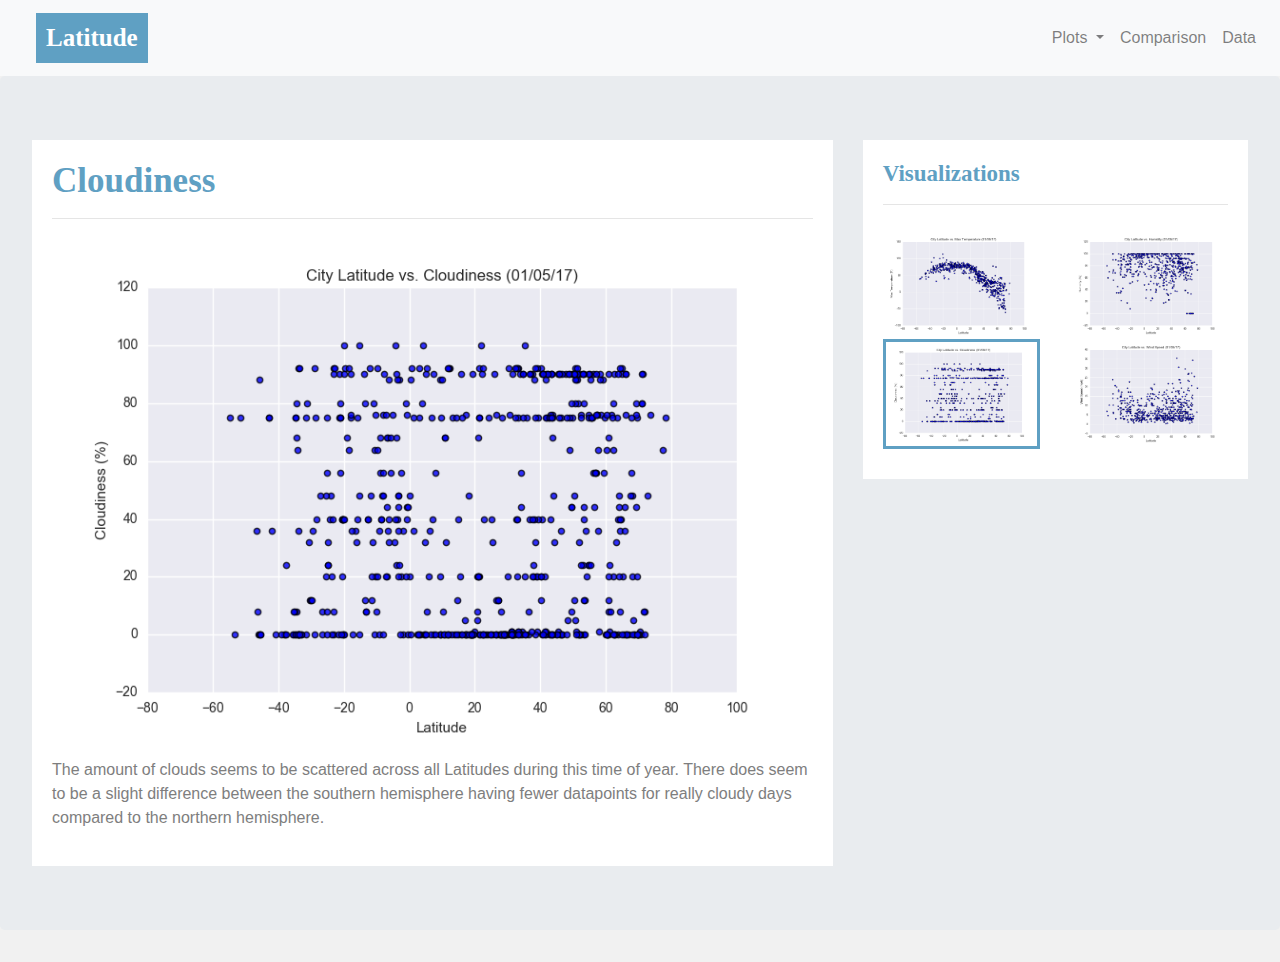
<file: cloudiness.html>
<!DOCTYPE html>
<html lang="en-us">

<head>

  <meta charset="UTF-8" name="viewport" content="width=device-width, initial-scale=1.0">
  <title>Cloudiness</title>
  <link rel="stylesheet" href="https://stackpath.bootstrapcdn.com/bootstrap/4.3.1/css/bootstrap.min.css" integrity="sha384-ggOyR0iXCbMQv3Xipma34MD+dH/1fQ784/j6cY/iJTQUOhcWr7x9JvoRxT2MZw1T" crossorigin="anonymous">
  <link rel="stylesheet" href="style.css">
</head>

<body>


<nav class="navbar navbar-expand-lg navbar-light bg-light">
    <a class="navbar-brand" href="index.html"><h3>Latitude</h3></a>
    <button class="navbar-toggler" type="button" data-toggle="collapse" data-target="#navbarSupportedContent" aria-controls="navbarSupportedContent" aria-expanded="false" aria-label="Toggle navigation">
      <span class="navbar-toggler-icon"></span>
    </button>

    <div class="collapse navbar-collapse" id="navbarSupportedContent">
        <ul class="navbar-nav ml-auto">
            <li class="nav-item dropdown">
            <a class="nav-link dropdown-toggle" href="#" id="navbarDropdown" role="button" data-toggle="dropdown" aria-haspopup="true" aria-expanded="false">
                Plots
            </a>
            <div class="dropdown-menu" aria-labelledby="navbarDropdown">
                <a class="dropdown-item" href="maxtemp.html">Latitude vs. Max Temperature</a>
                <a class="dropdown-item" href="humidity.html">Latitude vs. Humidity</a>
                <a class="dropdown-item" href="cloudiness.html">Latitude vs. Cloudiness</a>
                <a class="dropdown-item" href="windspeed.html">Latitude vs. Wind Speed</a>
            </div>
            </li>
            <li class="nav-item">
                <a class="nav-link" href="comparison.html">Comparison <span class="sr-only">(current)</span></a>
              </li>
              <li class="nav-item">
                <a class="nav-link" href="data.html">Data</a>
              </li>
        </ul>
    </div>
  </nav>

   <div class="jumbotron">   <div class="row">
       
        <div class="col-md-8">
            <div class="box">
                <h1>Cloudiness</h1>
            <hr>
                <a target="_blank" href="Resources/assets/images/Fig3.png">
                    <img class="img-fluid" src="Resources/assets/images/Fig3.png"  alt="City Latitude vs. Cloudiness">
                </a>
                <p>
                    The amount of clouds seems to be scattered across all Latitudes during this time of year. There does seem to be a slight difference between the southern hemisphere having fewer datapoints for really cloudy days compared to the northern hemisphere. 
                </p>
            </div>
        </div>

        <div class="col-md-4">
            <div class="box">
                <h2>Visualizations</h2>
                <hr>
                <div class="grid-container">
                    <div class="row">
                    <div class="col">
                        <a href="maxtemp.html">
                            <img class="img-fluid" src="Resources/assets/images/Fig1.png"  alt="City Latitude vs. Max Temperature">
                        </a>
                    </div>
                    <div class="col">
                        <a href="humidity.html">
                            <img class="img-fluid" src="Resources/assets/images/Fig2.png"  alt="City Latitude vs. Humidity">
                        </a>
                    </div>
                    <div class="w-100"></div>
                    <div class="col">
                        <a href="cloudiness.html">
                            <img class="img-fluid outline" src="Resources/assets/images/Fig3.png"  alt="City Latitude vs. Cloudiness">
                        </a>
                    </div>
                    <div class="col">
                        <a href="windspeed.html">
                            <img class="img-fluid" src="Resources/assets/images/Fig4.png"  alt="City Latitude vs. Wind Speed">
                        </a>
                    </div>
                    </div>
                </div>
            </div>
        </div>
    </div>
    
    
    <script src="https://code.jquery.com/jquery-3.3.1.slim.min.js" integrity="sha384-q8i/X+965DzO0rT7abK41JStQIAqVgRVzpbzo5smXKp4YfRvH+8abtTE1Pi6jizo" crossorigin="anonymous"></script>
    <script src="https://cdnjs.cloudflare.com/ajax/libs/popper.js/1.14.7/umd/popper.min.js" integrity="sha384-UO2eT0CpHqdSJQ6hJty5KVphtPhzWj9WO1clHTMGa3JDZwrnQq4sF86dIHNDz0W1" crossorigin="anonymous"></script>
    <script src="https://stackpath.bootstrapcdn.com/bootstrap/4.3.1/js/bootstrap.min.js" integrity="sha384-JjSmVgyd0p3pXB1rRibZUAYoIIy6OrQ6VrjIEaFf/nJGzIxFDsf4x0xIM+B07jRM" crossorigin="anonymous"></script>
  </body>
  
  </html>
</file>
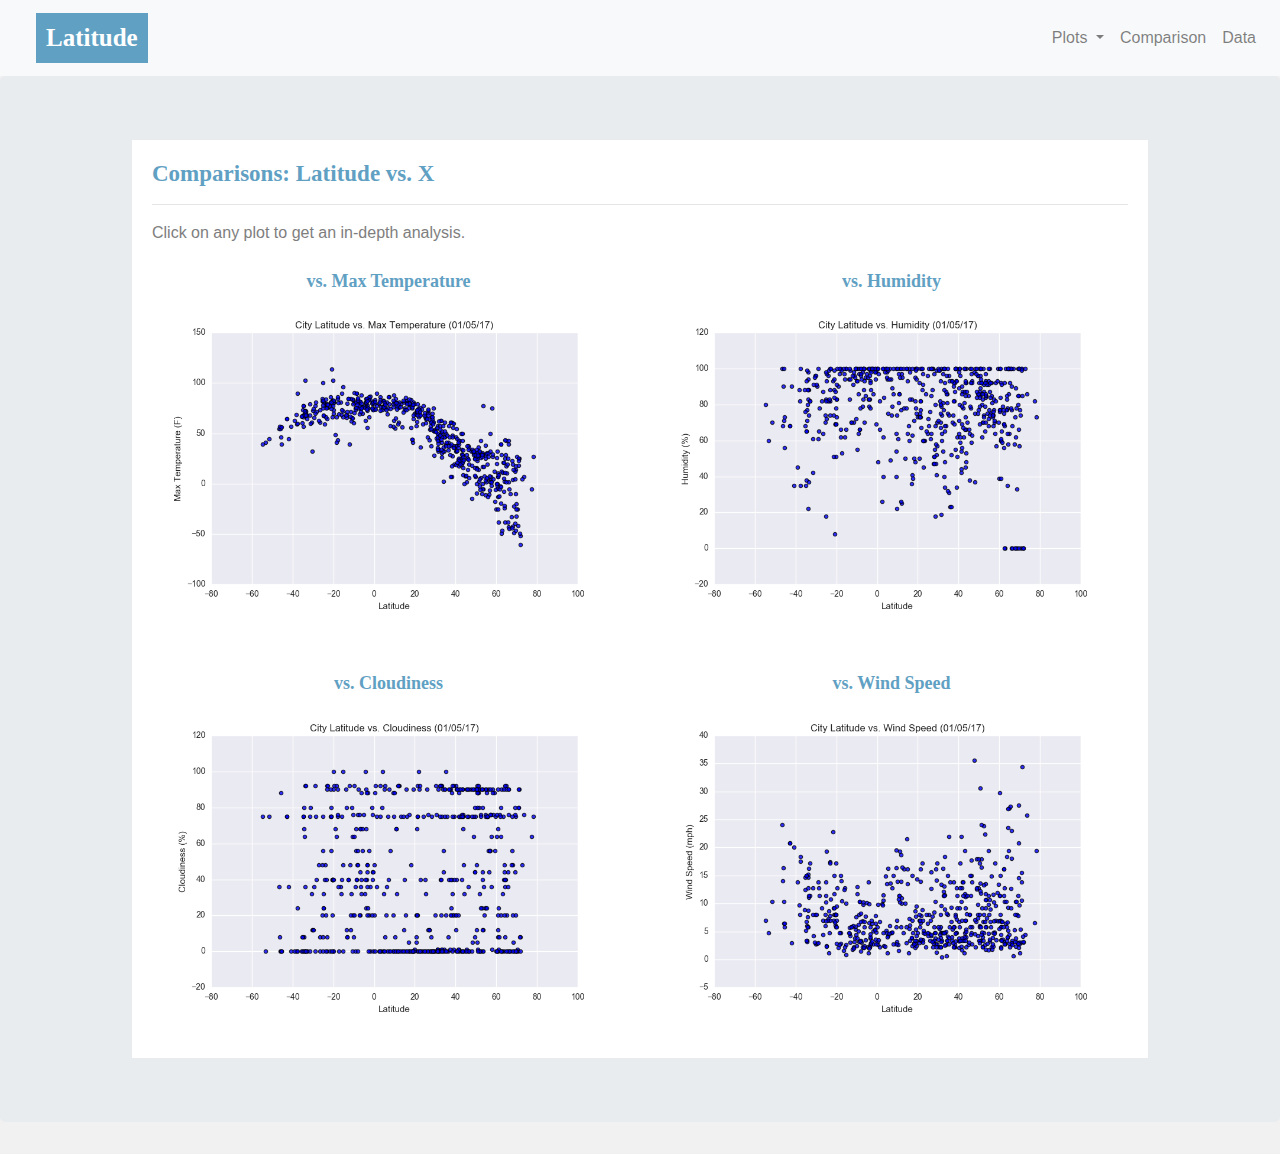
<file: comparison.html>
<!DOCTYPE html>
<html lang="en-us">

<head>

  <meta charset="UTF-8" name="viewport" content="width=device-width, initial-scale=1.0">
  <title>Comparison</title>


  <link rel="stylesheet" href="https://stackpath.bootstrapcdn.com/bootstrap/4.3.1/css/bootstrap.min.css" integrity="sha384-ggOyR0iXCbMQv3Xipma34MD+dH/1fQ784/j6cY/iJTQUOhcWr7x9JvoRxT2MZw1T" crossorigin="anonymous">

  <link rel="stylesheet" href="style.css">
</head>

<body>

<nav class="navbar navbar-expand-lg navbar-light bg-light">
    <a class="navbar-brand" href="index.html"><h3>Latitude</h3></a>
    <button class="navbar-toggler" type="button" data-toggle="collapse" data-target="#navbarSupportedContent" aria-controls="navbarSupportedContent" aria-expanded="false" aria-label="Toggle navigation">
      <span class="navbar-toggler-icon"></span>
    </button>

    <div class="collapse navbar-collapse" id="navbarSupportedContent">
        <ul class="navbar-nav ml-auto">
            <li class="nav-item dropdown">
            <a class="nav-link dropdown-toggle" href="#" id="navbarDropdown" role="button" data-toggle="dropdown" aria-haspopup="true" aria-expanded="false">
                Plots
            </a>
            <div class="dropdown-menu" aria-labelledby="navbarDropdown">
                <a class="dropdown-item" href="maxtemp.html">Latitude vs. Max Temperature</a>
                <a class="dropdown-item" href="humidity.html">Latitude vs. Humidity</a>
                <a class="dropdown-item" href="cloudiness.html">Latitude vs. Cloudiness</a>
                <a class="dropdown-item" href="windspeed.html">Latitude vs. Wind Speed</a>
            </div>
            </li>
            <li class="nav-item">
                <a class="nav-link" href="comparison.html">Comparison <span class="sr-only">(current)</span></a>
              </li>
              <li class="nav-item">
                <a class="nav-link" href="data.html">Data</a>
              </li>
        </ul>
    </div>
  </nav>


  <div class="jumbotron">
    <div class="box margins">
        <h2>Comparisons: Latitude vs. X</h2>
        <hr>
        <p>Click on any plot to get an in-depth analysis.</p>
        <div class="grid-container">
            <div class="row">
            <div class="col">
                <h4>vs. Max Temperature</h4>
                <a href="maxtemp.html">
                    <img class="img-fluid" src="Resources/assets/images/Fig1.png"  alt="City Latitude vs. Max Temperature">
                </a>
            </div>
            <div class="col">
                <h4>vs. Humidity</h4>
                <a href="humidity.html">
                    <img class="img-fluid" src="Resources/assets/images/Fig2.png"  alt="City Latitude vs. Humidity">
                </a>
            </div>
            <div class="w-100"></div>
            <div class="col">
                <br>
                <br>
                <h4>vs. Cloudiness</h4>
                <a href="cloudiness.html">
                    <img class="img-fluid" src="Resources/assets/images/Fig3.png"  alt="City Latitude vs. Cloudiness">
                </a>
            </div>
            <div class="col">
                <br>
                <br>
                <h4>vs. Wind Speed</h4>
                <a href="windspeed.html">
                    <img class="img-fluid" src="Resources/assets/images/Fig4.png"  alt="City Latitude vs. Wind Speed">
                </a>
            </div>
            </div>
        </div>
    </div>
</div>




  <script src="https://code.jquery.com/jquery-3.3.1.slim.min.js" integrity="sha384-q8i/X+965DzO0rT7abK41JStQIAqVgRVzpbzo5smXKp4YfRvH+8abtTE1Pi6jizo" crossorigin="anonymous"></script>
  <script src="https://cdnjs.cloudflare.com/ajax/libs/popper.js/1.14.7/umd/popper.min.js" integrity="sha384-UO2eT0CpHqdSJQ6hJty5KVphtPhzWj9WO1clHTMGa3JDZwrnQq4sF86dIHNDz0W1" crossorigin="anonymous"></script>
  <script src="https://stackpath.bootstrapcdn.com/bootstrap/4.3.1/js/bootstrap.min.js" integrity="sha384-JjSmVgyd0p3pXB1rRibZUAYoIIy6OrQ6VrjIEaFf/nJGzIxFDsf4x0xIM+B07jRM" crossorigin="anonymous"></script>
</body>

</html>
</file>
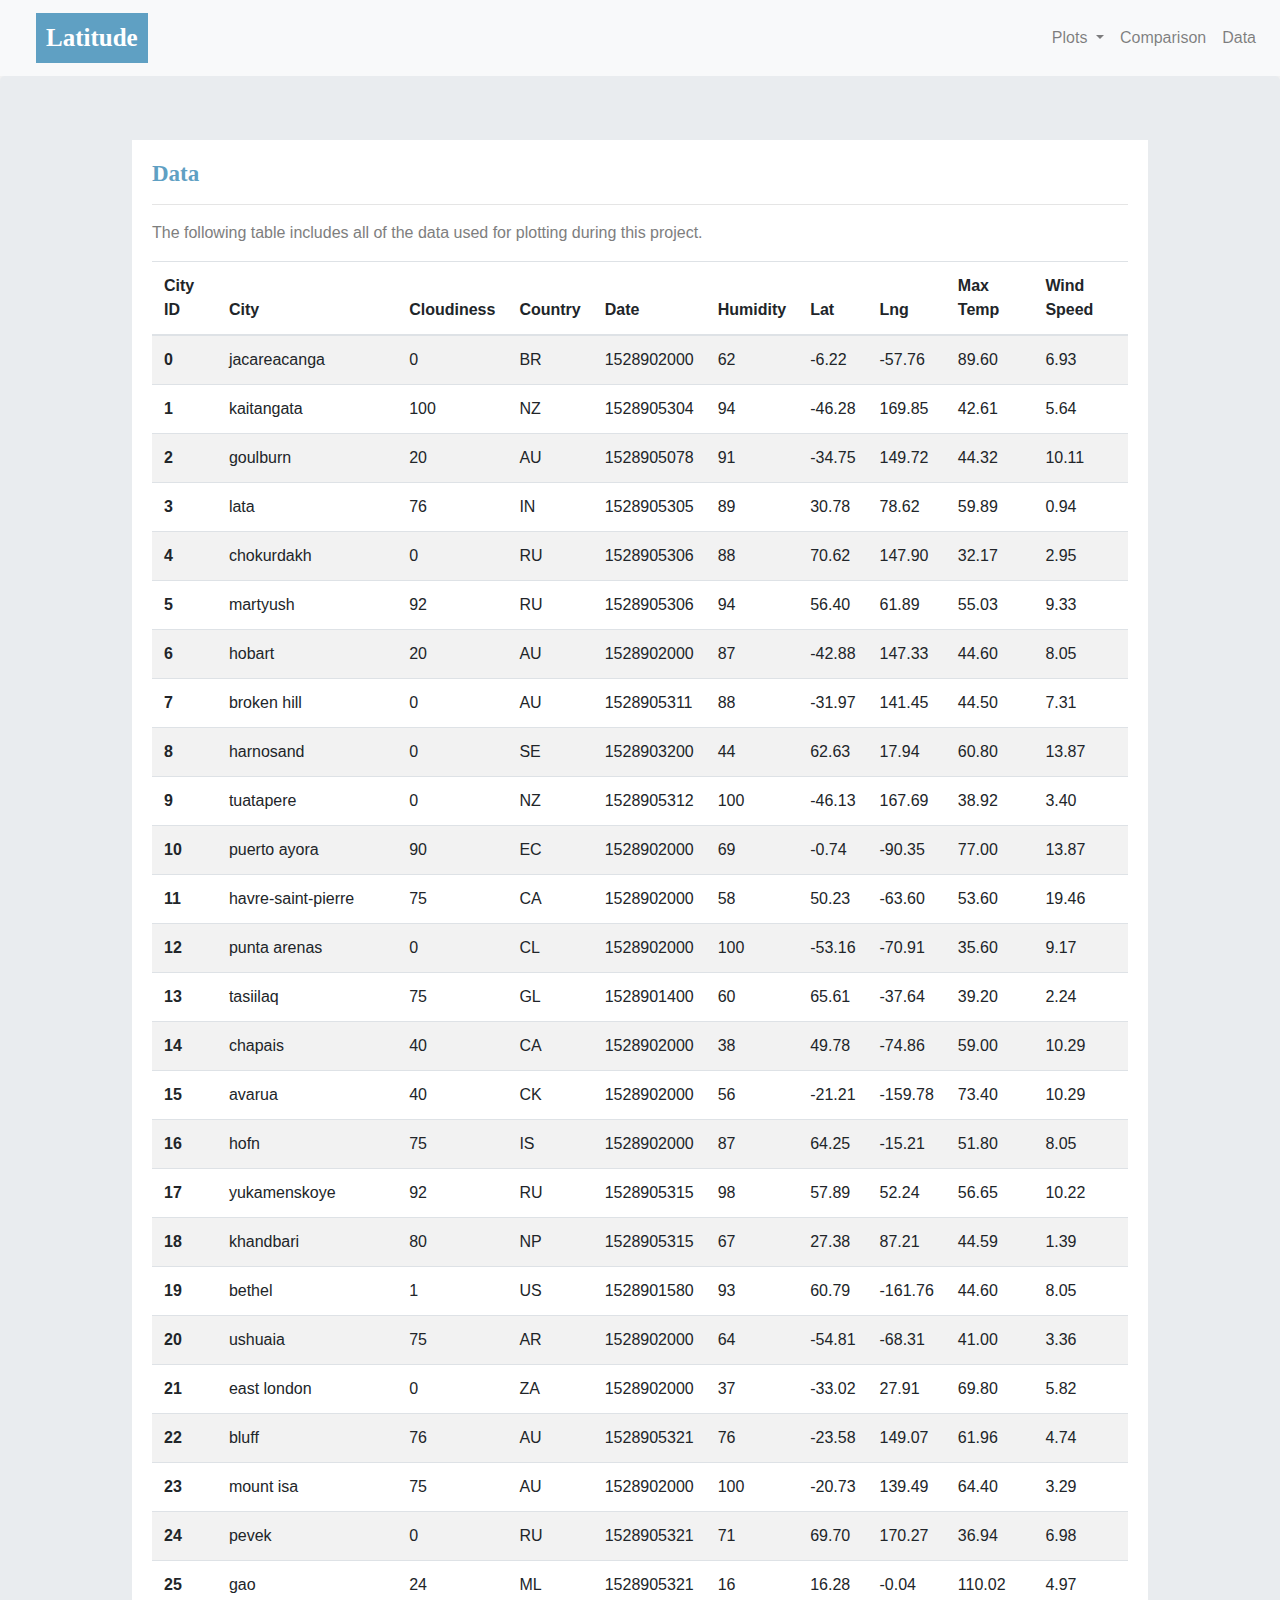
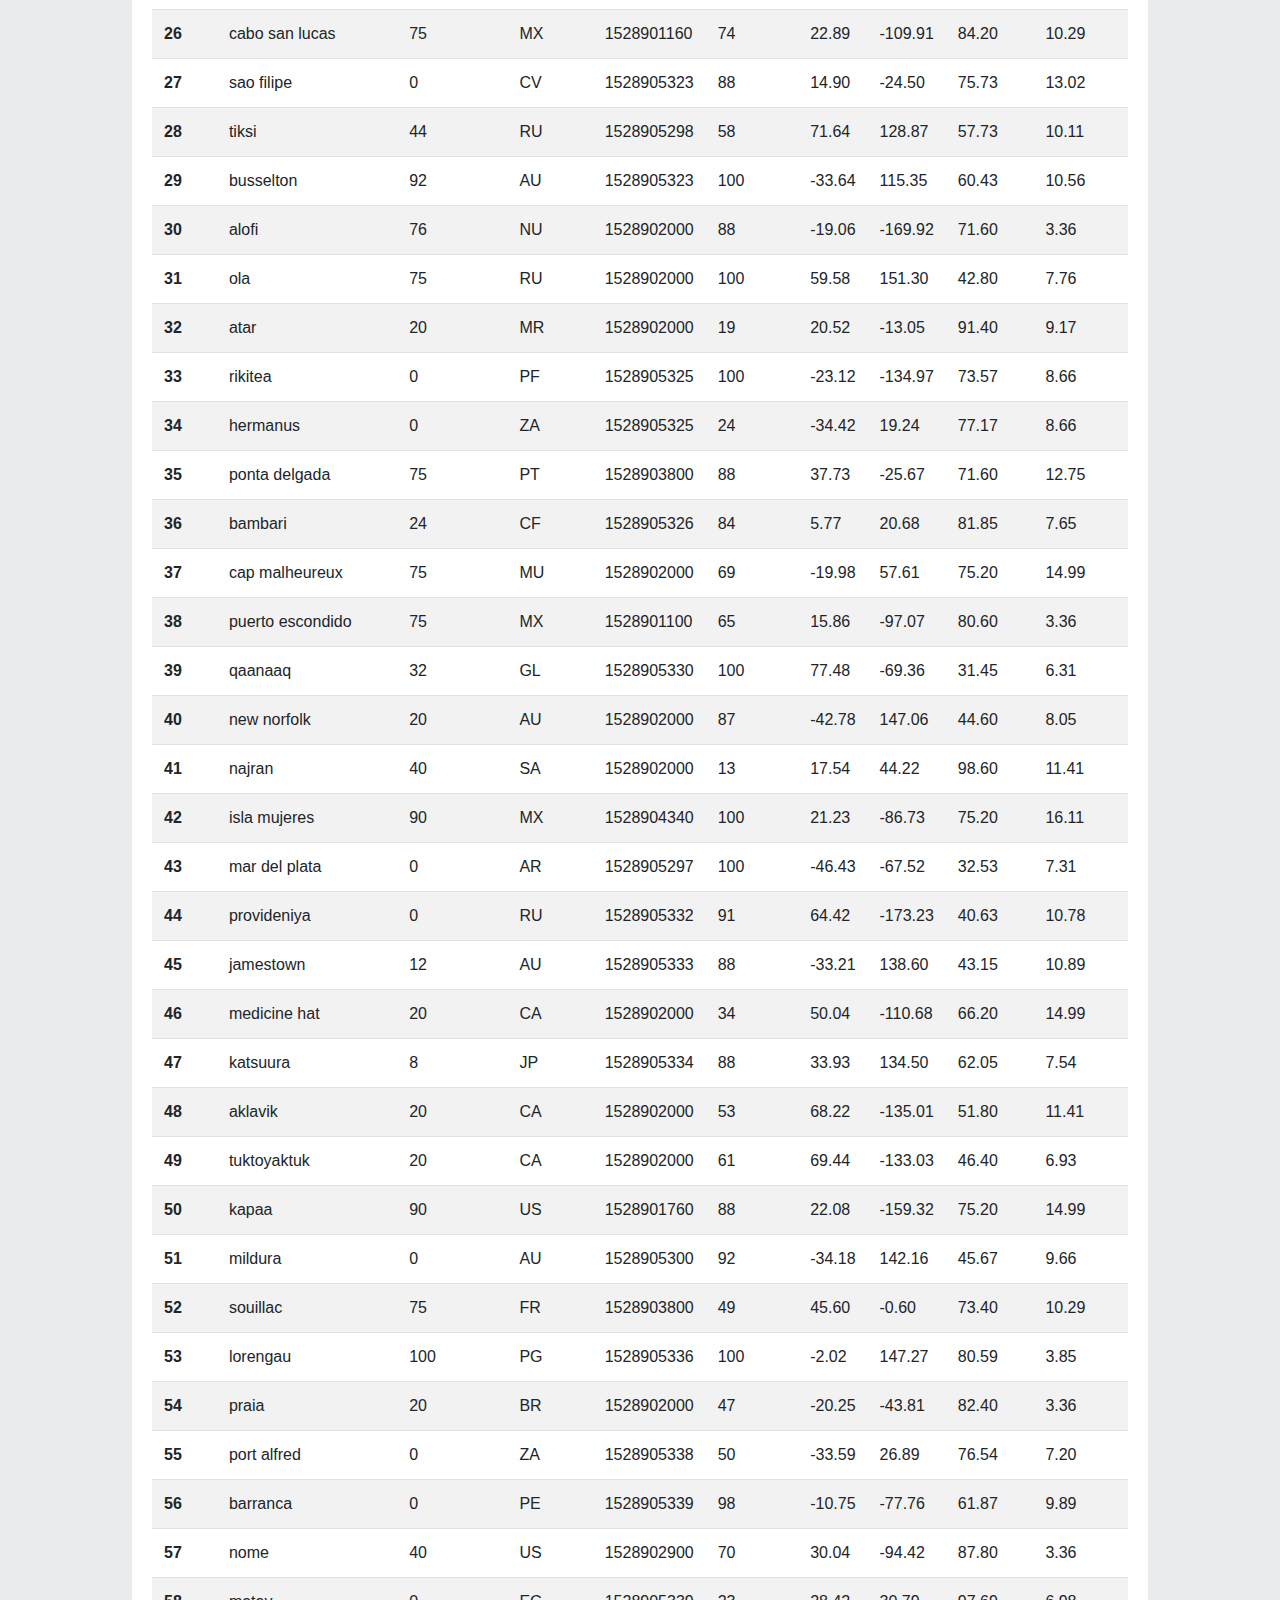
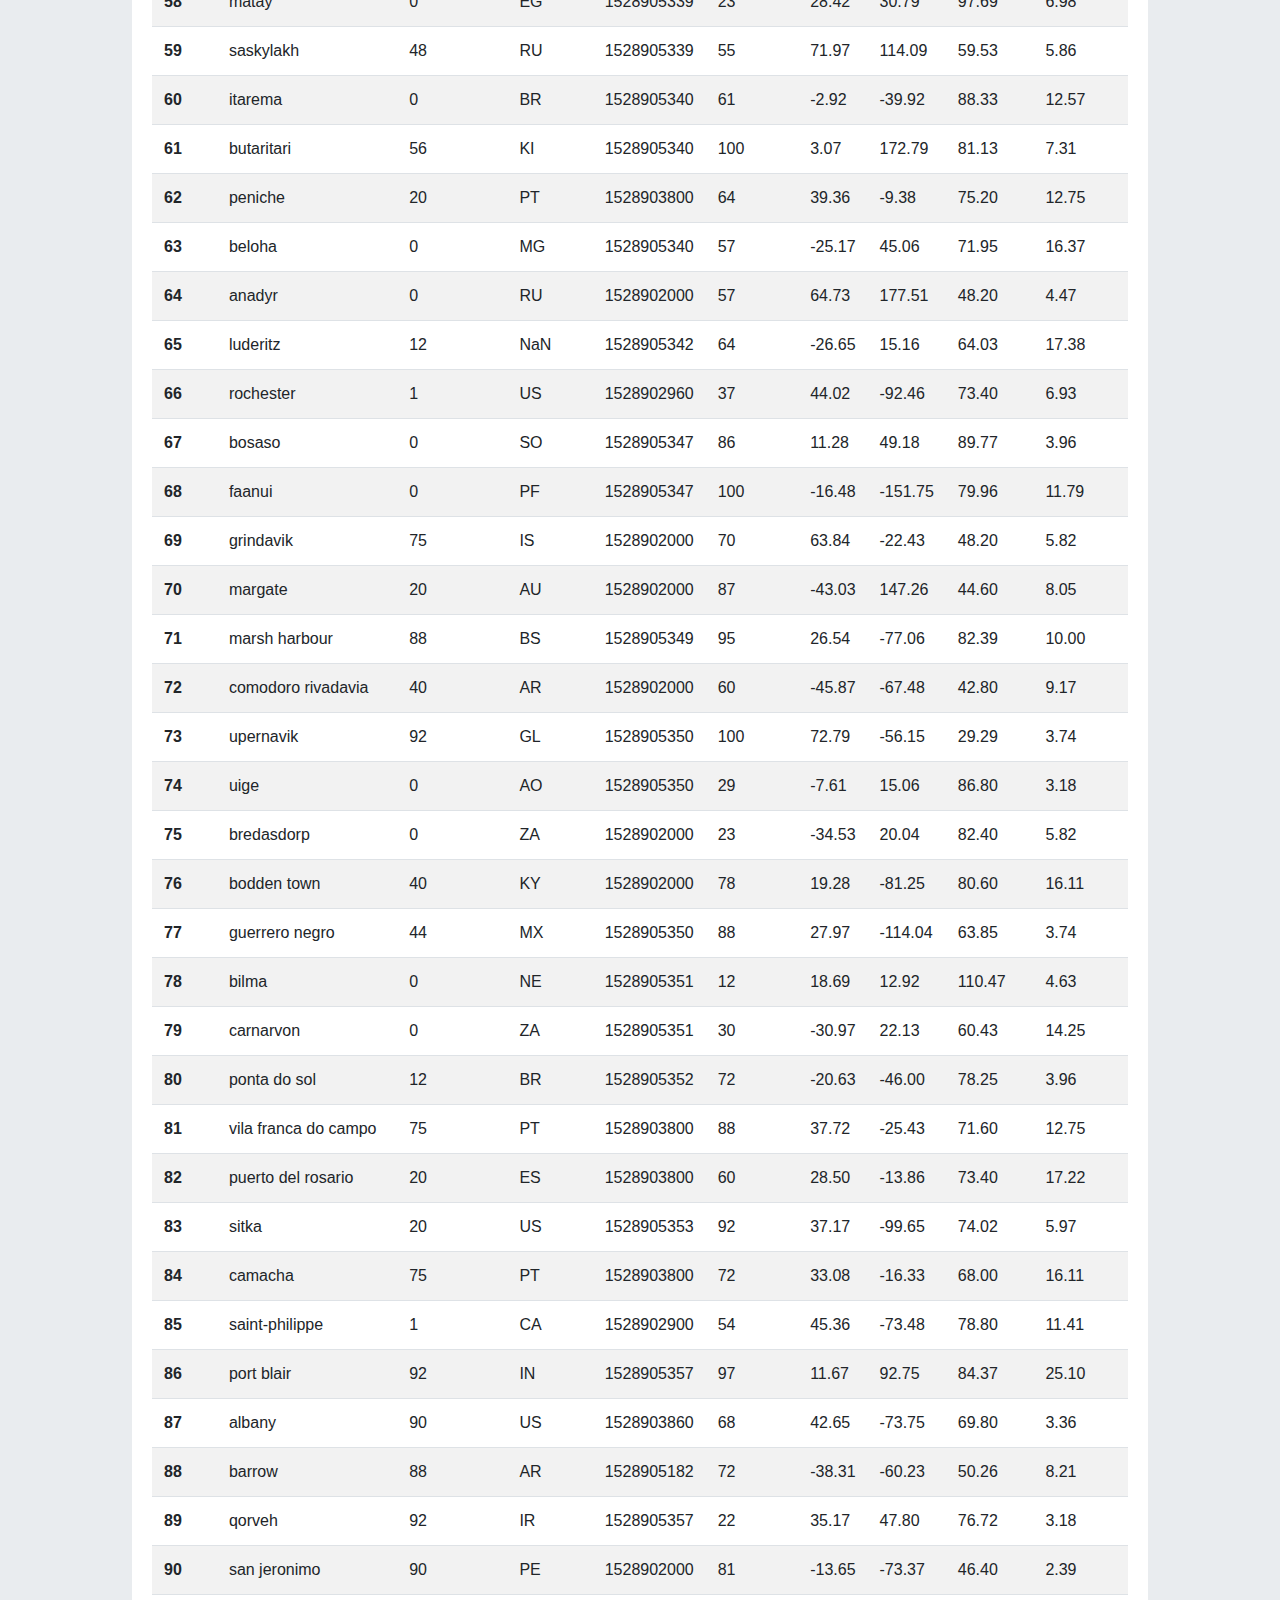
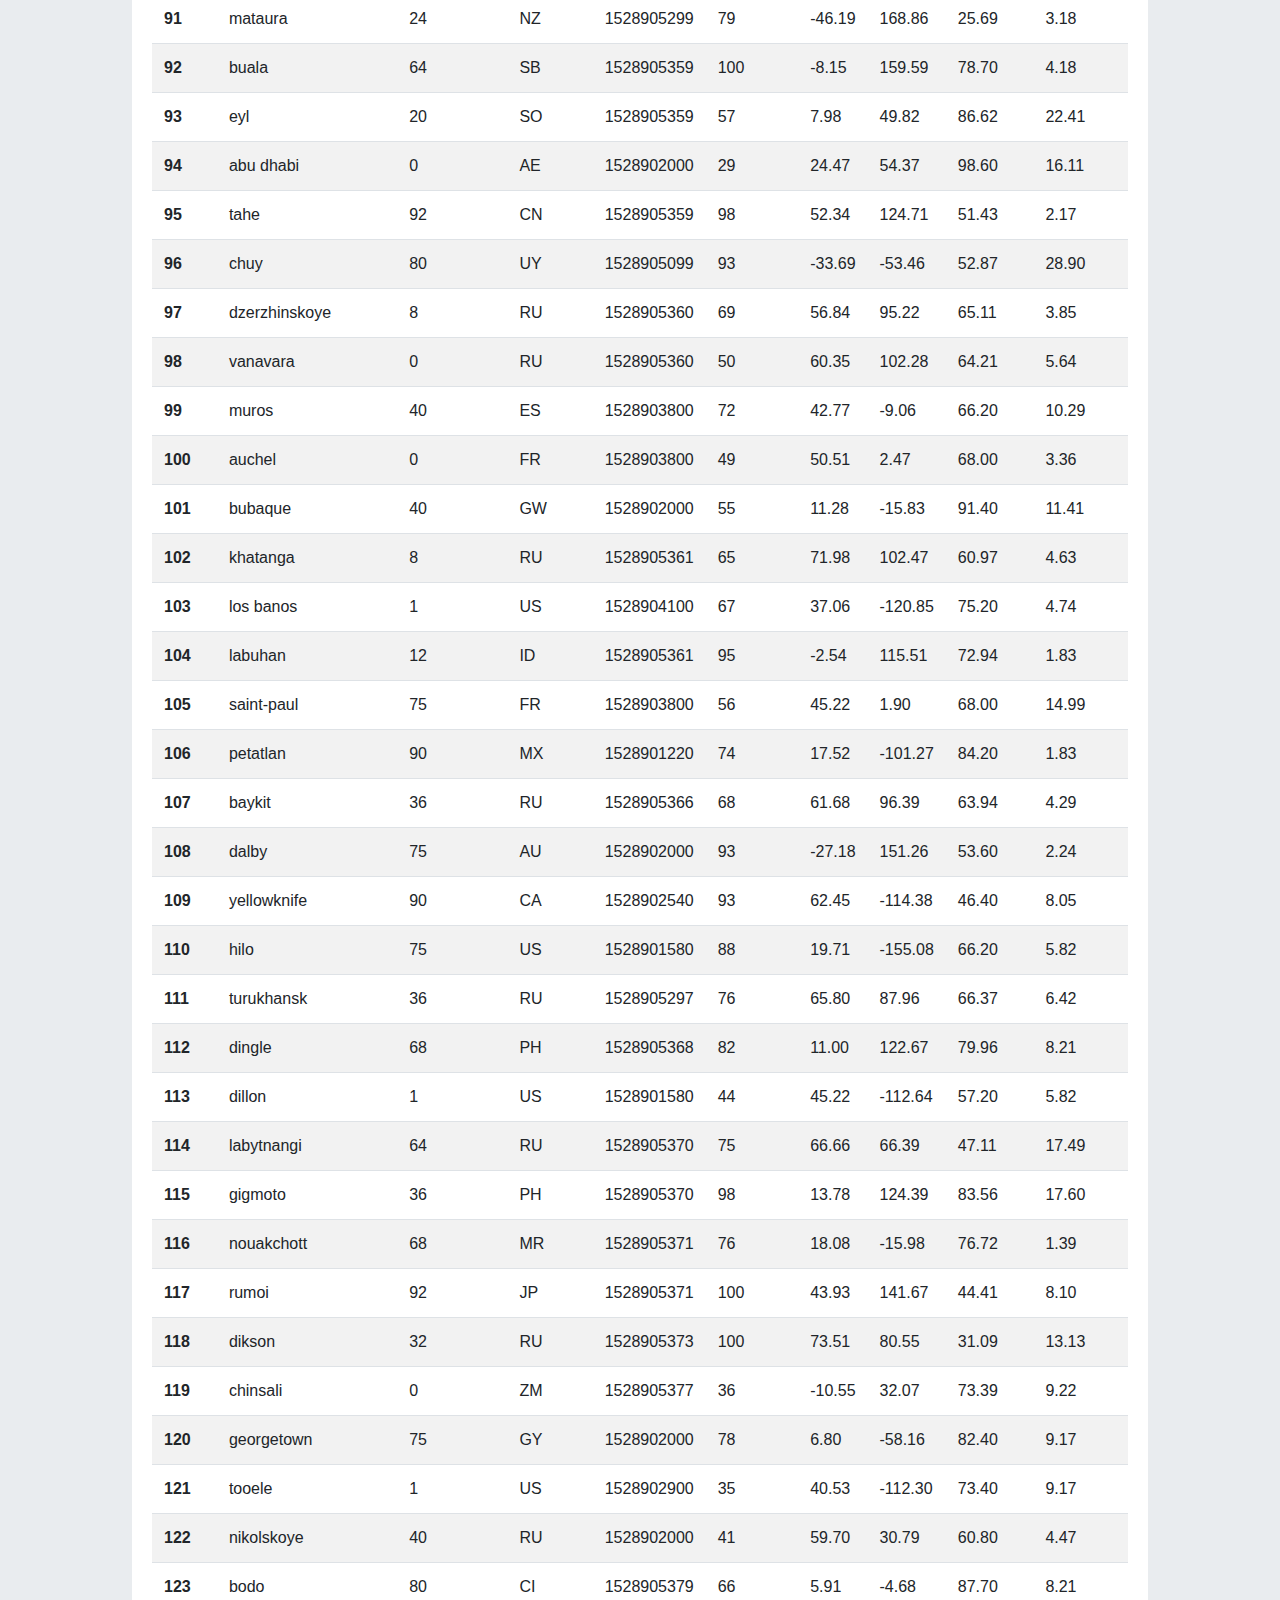
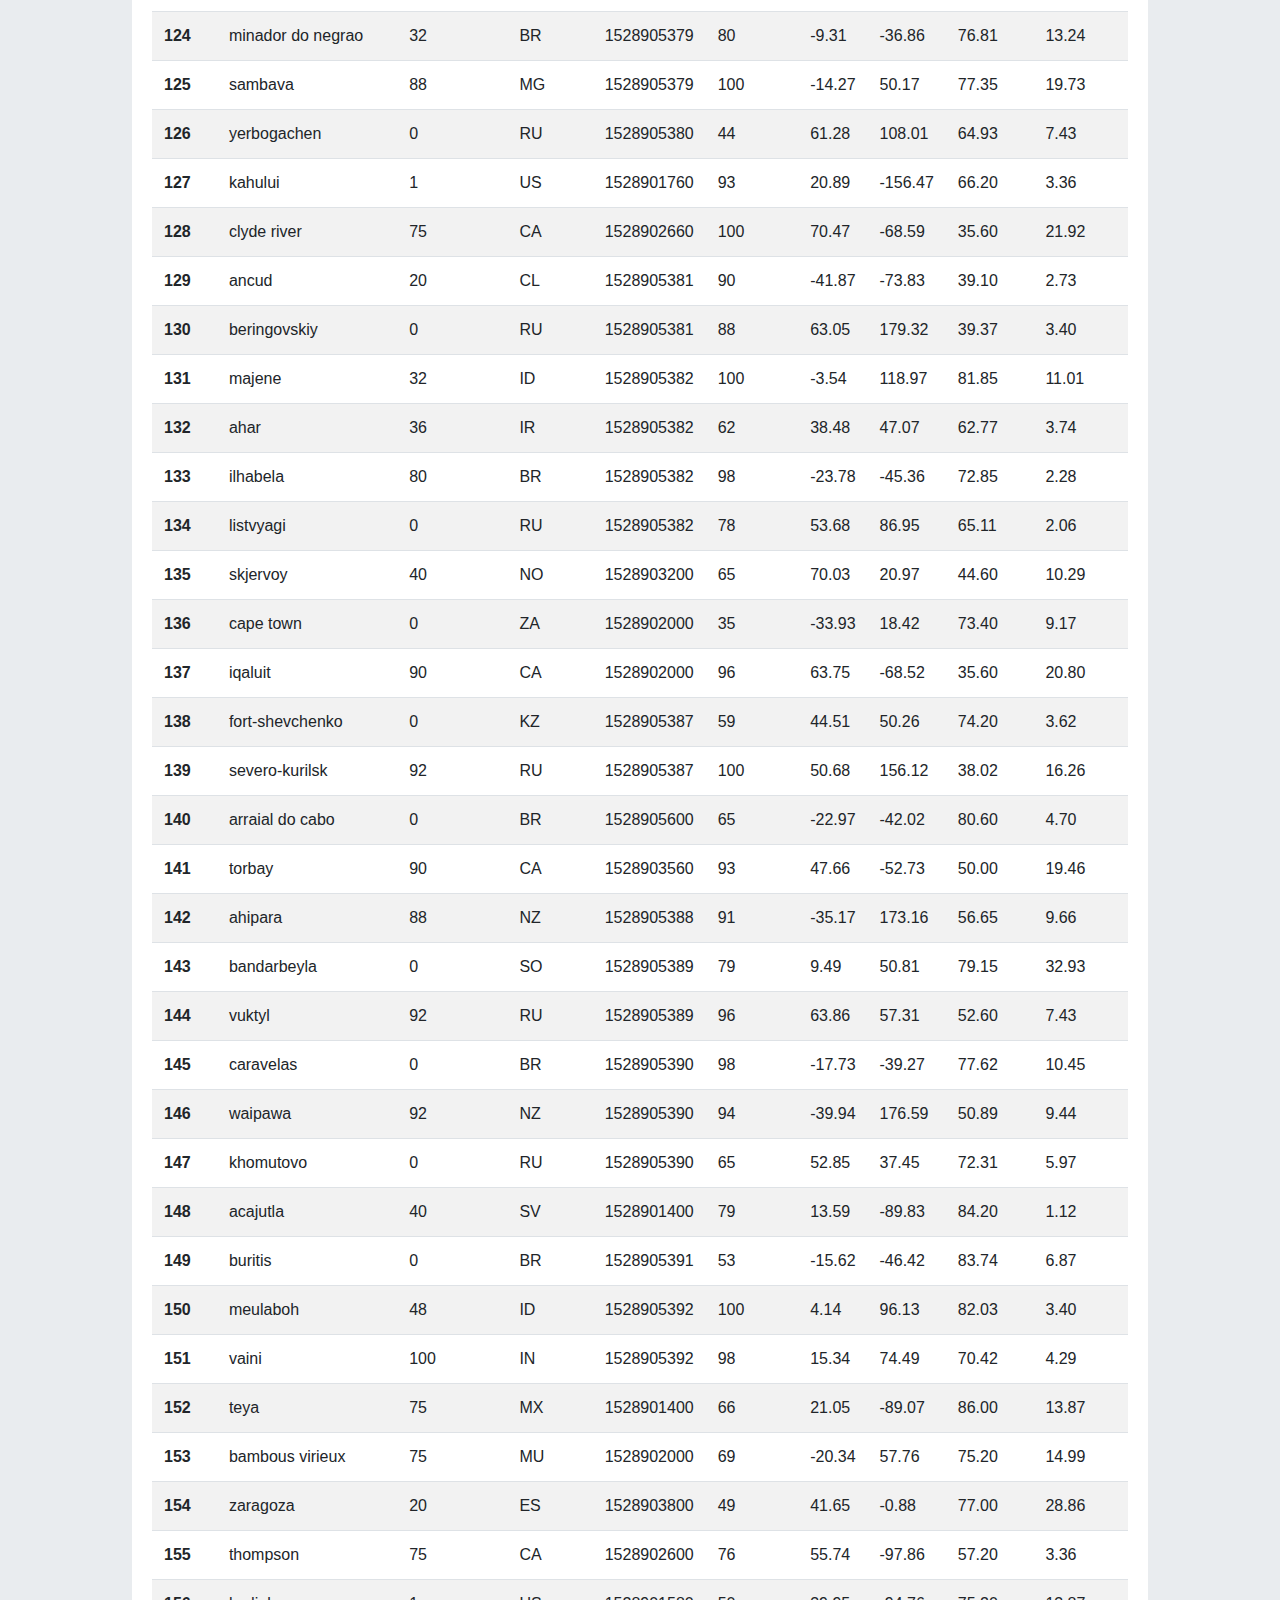
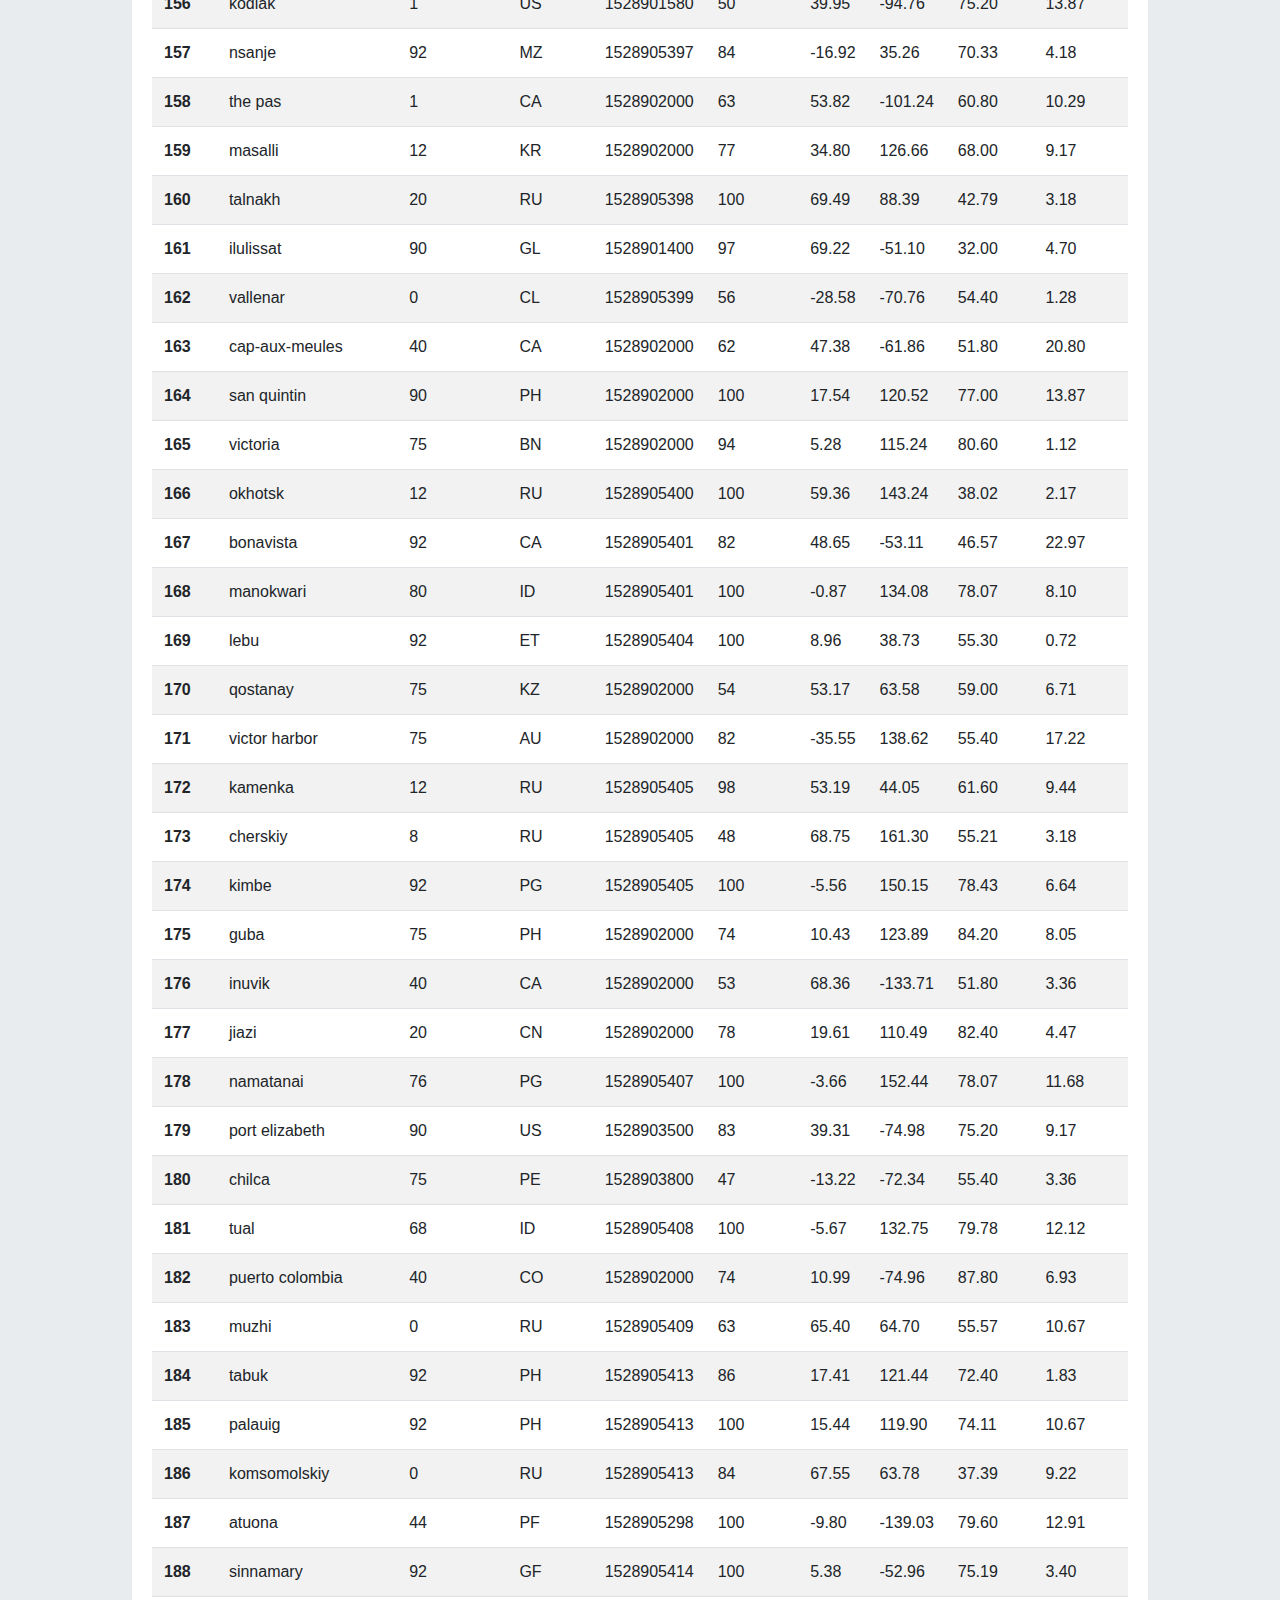
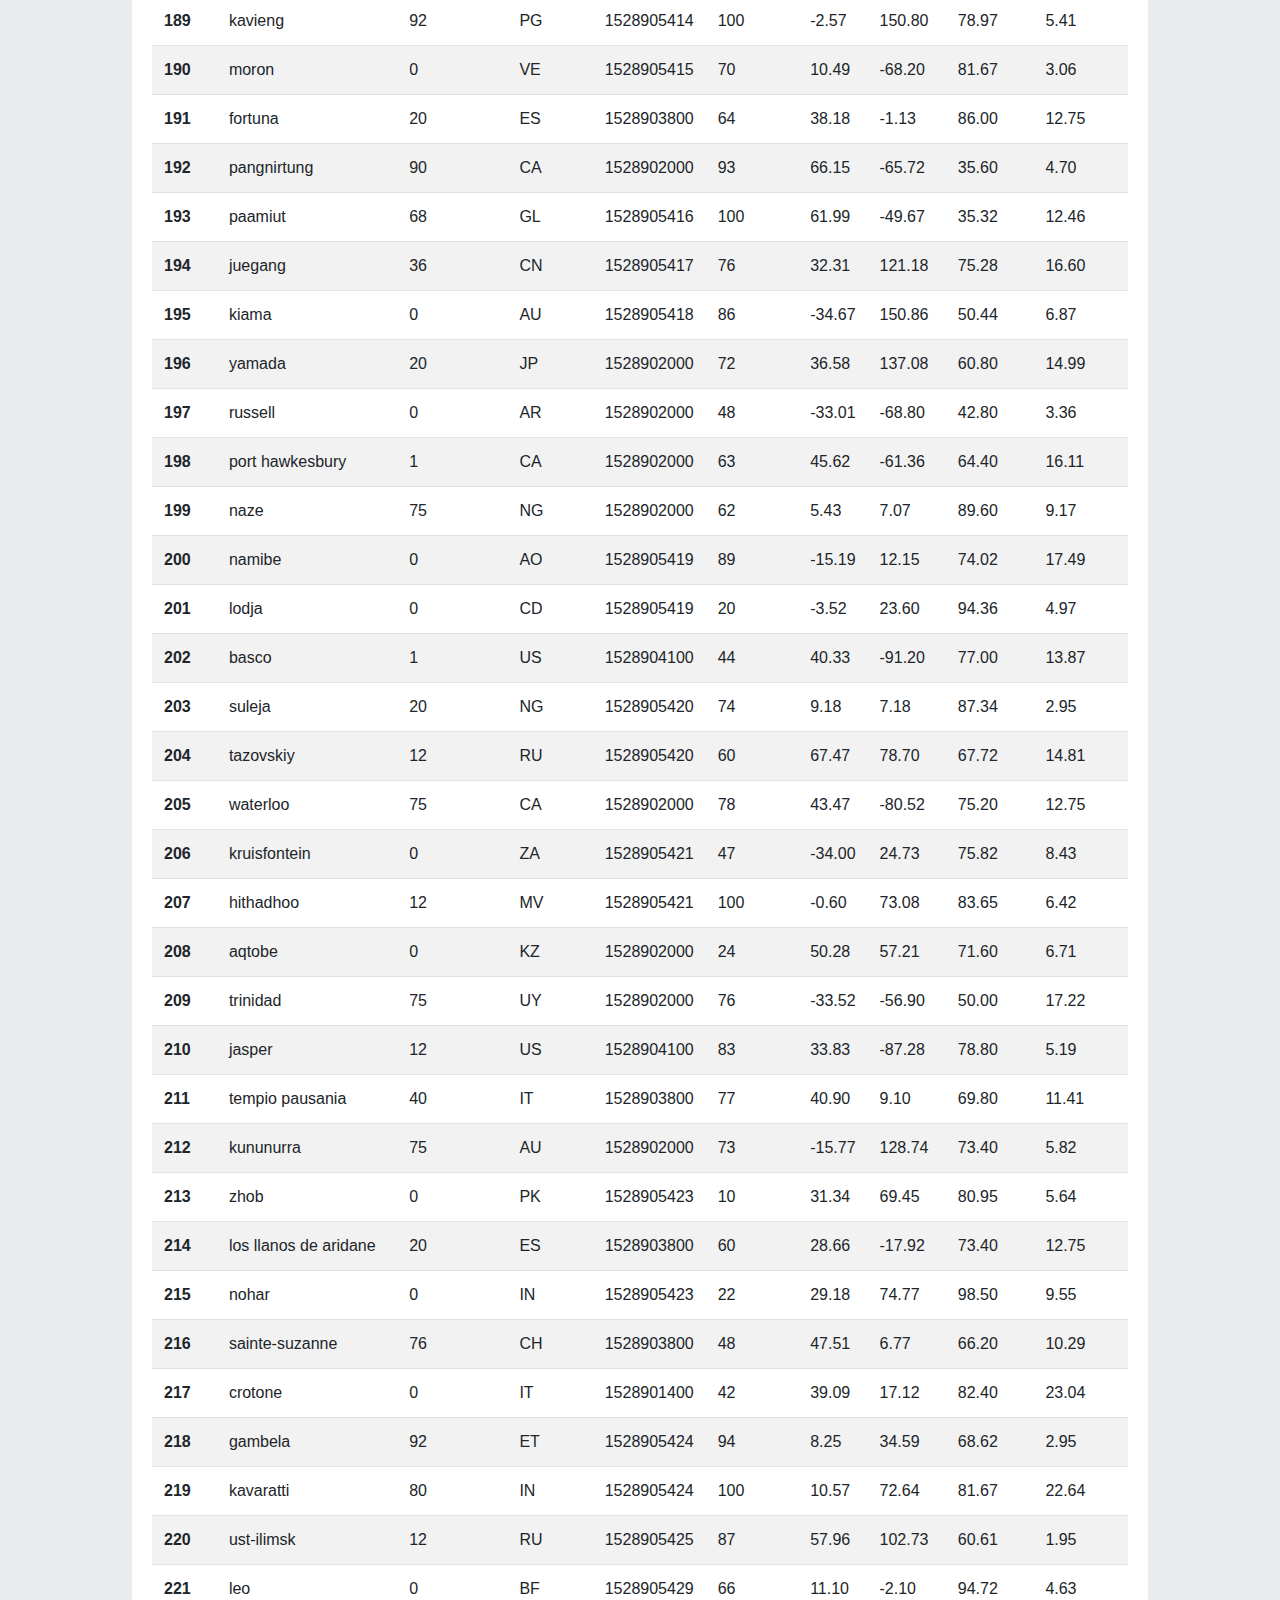
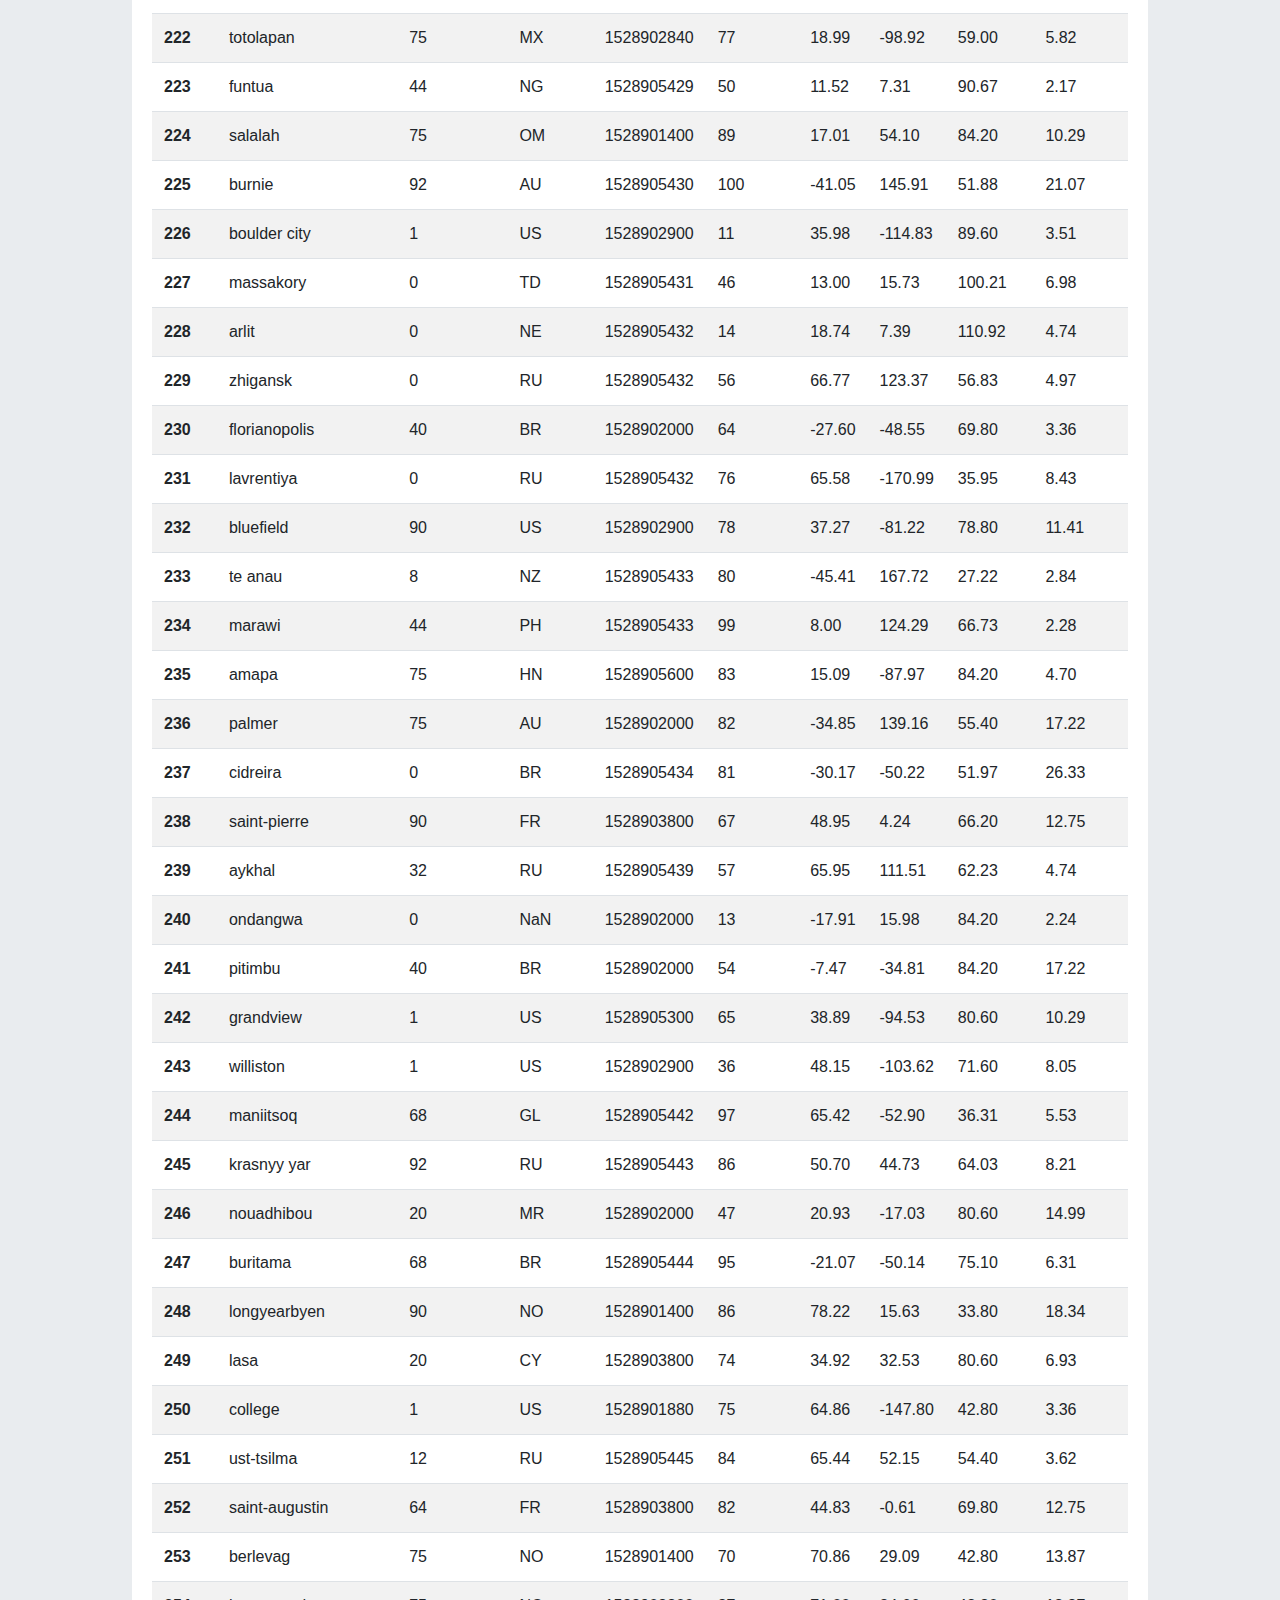
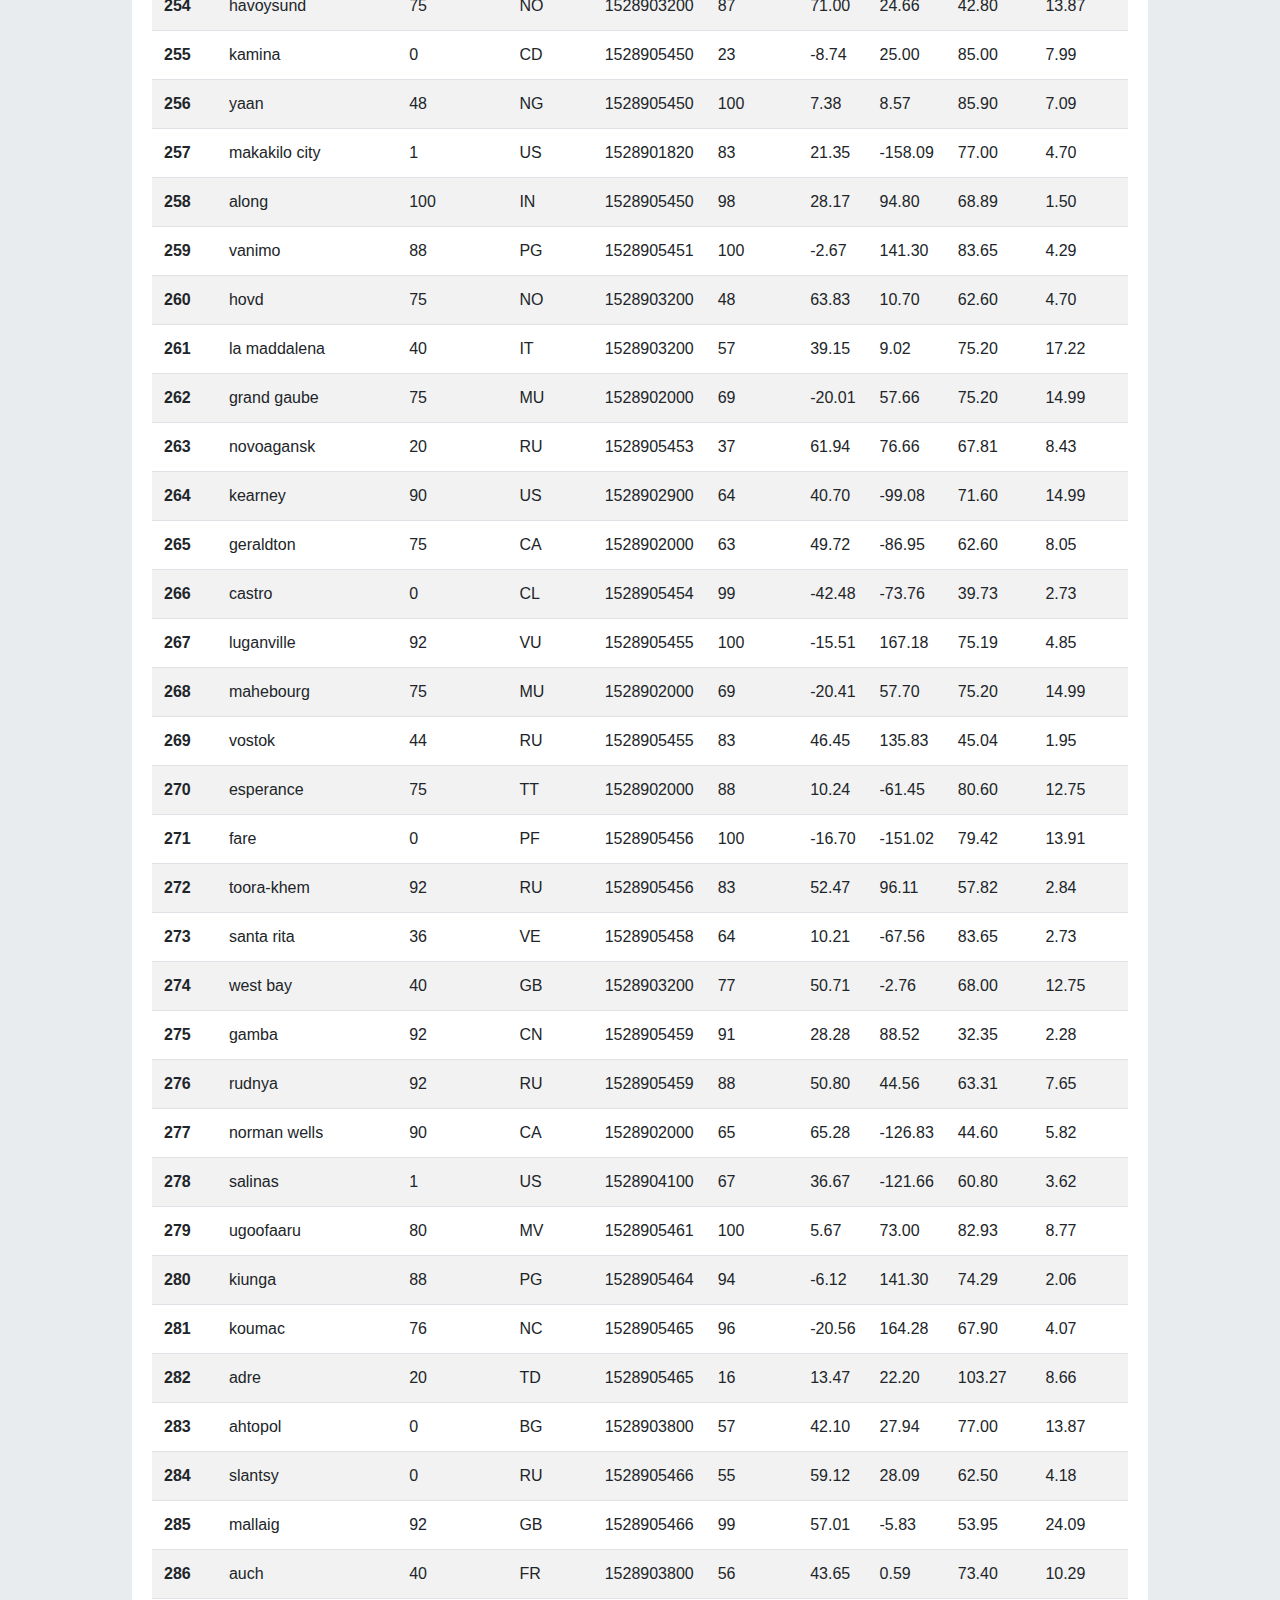
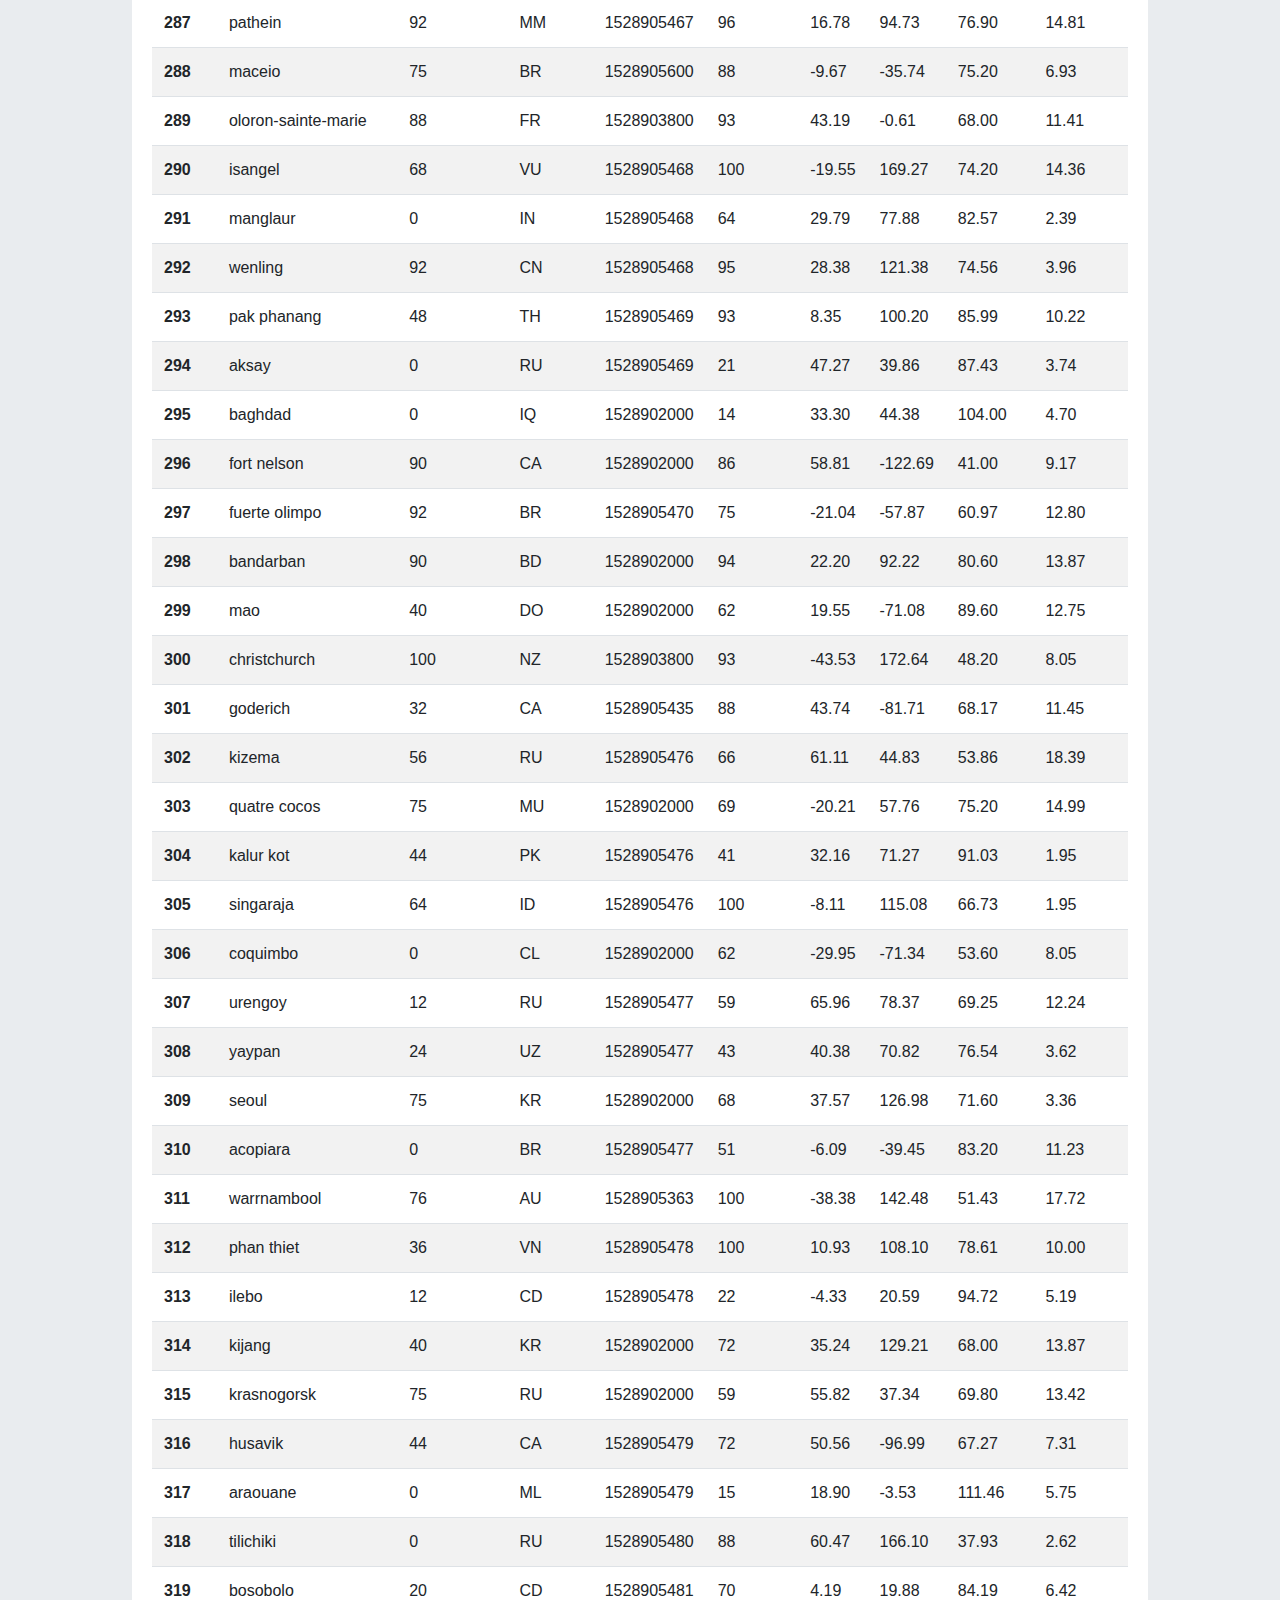
<file: data.html>
<!DOCTYPE html>
<html lang="en-us">

<head>

  <meta charset="UTF-8" name="viewport" content="width=device-width, initial-scale=1.0">
  <title>Data</title>
  <link rel="stylesheet" href="https://stackpath.bootstrapcdn.com/bootstrap/4.3.1/css/bootstrap.min.css" integrity="sha384-ggOyR0iXCbMQv3Xipma34MD+dH/1fQ784/j6cY/iJTQUOhcWr7x9JvoRxT2MZw1T" crossorigin="anonymous">
  <link rel="stylesheet" href="style.css">

</head>

<body>

<nav class="navbar navbar-expand-lg navbar-light bg-light">
    <a class="navbar-brand" href="index.html"><h3>Latitude</h3></a>
    <button class="navbar-toggler" type="button" data-toggle="collapse" data-target="#navbarSupportedContent" aria-controls="navbarSupportedContent" aria-expanded="false" aria-label="Toggle navigation">
      <span class="navbar-toggler-icon"></span>
    </button>

    <div class="collapse navbar-collapse" id="navbarSupportedContent">
        <ul class="navbar-nav ml-auto">
            <li class="nav-item dropdown">
            <a class="nav-link dropdown-toggle" href="#" id="navbarDropdown" role="button" data-toggle="dropdown" aria-haspopup="true" aria-expanded="false">
                Plots
            </a>
            <div class="dropdown-menu" aria-labelledby="navbarDropdown">
                <a class="dropdown-item" href="maxtemp.html">Latitude vs. Max Temperature</a>
                <a class="dropdown-item" href="humidity.html">Latitude vs. Humidity</a>
                <a class="dropdown-item" href="cloudiness.html">Latitude vs. Cloudiness</a>
                <a class="dropdown-item" href="windspeed.html">Latitude vs. Wind Speed</a>
            </div>
            </li>
            <li class="nav-item">
                <a class="nav-link" href="comparison.html">Comparison <span class="sr-only">(current)</span></a>
              </li>
              <li class="nav-item">
                <a class="nav-link" href="data.html">Data</a>
              </li>
        </ul>
    </div>
  </nav>

  <div class="jumbotron">
    <div class="box margins">
      <h2>Data</h2>
      <hr>
      <p>The following table includes all of the data used for plotting during this project.</p>
      <div class="table table-striped">
        <table class="table table-hover">
            <thead>
              <tr>
                <th>City ID</th>
                <th>City</th>
                <th>Cloudiness</th>
                <th>Country</th>
                <th>Date</th>
                <th>Humidity</th>
                <th>Lat</th>
                <th>Lng</th>
                <th>Max Temp</th>
                <th>Wind Speed</th>
              </tr>
            </thead>
            <tbody>
              <tr>
                <th>0</th>
                <td>jacareacanga</td>
                <td>0</td>
                <td>BR</td>
                <td>1528902000</td>
                <td>62</td>
                <td>-6.22</td>
                <td>-57.76</td>
                <td>89.60</td>
                <td>6.93</td>
              </tr>
              <tr>
                <th>1</th>
                <td>kaitangata</td>
                <td>100</td>
                <td>NZ</td>
                <td>1528905304</td>
                <td>94</td>
                <td>-46.28</td>
                <td>169.85</td>
                <td>42.61</td>
                <td>5.64</td>
              </tr>
              <tr>
                <th>2</th>
                <td>goulburn</td>
                <td>20</td>
                <td>AU</td>
                <td>1528905078</td>
                <td>91</td>
                <td>-34.75</td>
                <td>149.72</td>
                <td>44.32</td>
                <td>10.11</td>
              </tr>
              <tr>
                <th>3</th>
                <td>lata</td>
                <td>76</td>
                <td>IN</td>
                <td>1528905305</td>
                <td>89</td>
                <td>30.78</td>
                <td>78.62</td>
                <td>59.89</td>
                <td>0.94</td>
              </tr>
              <tr>
                <th>4</th>
                <td>chokurdakh</td>
                <td>0</td>
                <td>RU</td>
                <td>1528905306</td>
                <td>88</td>
                <td>70.62</td>
                <td>147.90</td>
                <td>32.17</td>
                <td>2.95</td>
              </tr>
              <tr>
                <th>5</th>
                <td>martyush</td>
                <td>92</td>
                <td>RU</td>
                <td>1528905306</td>
                <td>94</td>
                <td>56.40</td>
                <td>61.89</td>
                <td>55.03</td>
                <td>9.33</td>
              </tr>
              <tr>
                <th>6</th>
                <td>hobart</td>
                <td>20</td>
                <td>AU</td>
                <td>1528902000</td>
                <td>87</td>
                <td>-42.88</td>
                <td>147.33</td>
                <td>44.60</td>
                <td>8.05</td>
              </tr>
              <tr>
                <th>7</th>
                <td>broken hill</td>
                <td>0</td>
                <td>AU</td>
                <td>1528905311</td>
                <td>88</td>
                <td>-31.97</td>
                <td>141.45</td>
                <td>44.50</td>
                <td>7.31</td>
              </tr>
              <tr>
                <th>8</th>
                <td>harnosand</td>
                <td>0</td>
                <td>SE</td>
                <td>1528903200</td>
                <td>44</td>
                <td>62.63</td>
                <td>17.94</td>
                <td>60.80</td>
                <td>13.87</td>
              </tr>
              <tr>
                <th>9</th>
                <td>tuatapere</td>
                <td>0</td>
                <td>NZ</td>
                <td>1528905312</td>
                <td>100</td>
                <td>-46.13</td>
                <td>167.69</td>
                <td>38.92</td>
                <td>3.40</td>
              </tr>
              <tr>
                <th>10</th>
                <td>puerto ayora</td>
                <td>90</td>
                <td>EC</td>
                <td>1528902000</td>
                <td>69</td>
                <td>-0.74</td>
                <td>-90.35</td>
                <td>77.00</td>
                <td>13.87</td>
              </tr>
              <tr>
                <th>11</th>
                <td>havre-saint-pierre</td>
                <td>75</td>
                <td>CA</td>
                <td>1528902000</td>
                <td>58</td>
                <td>50.23</td>
                <td>-63.60</td>
                <td>53.60</td>
                <td>19.46</td>
              </tr>
              <tr>
                <th>12</th>
                <td>punta arenas</td>
                <td>0</td>
                <td>CL</td>
                <td>1528902000</td>
                <td>100</td>
                <td>-53.16</td>
                <td>-70.91</td>
                <td>35.60</td>
                <td>9.17</td>
              </tr>
              <tr>
                <th>13</th>
                <td>tasiilaq</td>
                <td>75</td>
                <td>GL</td>
                <td>1528901400</td>
                <td>60</td>
                <td>65.61</td>
                <td>-37.64</td>
                <td>39.20</td>
                <td>2.24</td>
              </tr>
              <tr>
                <th>14</th>
                <td>chapais</td>
                <td>40</td>
                <td>CA</td>
                <td>1528902000</td>
                <td>38</td>
                <td>49.78</td>
                <td>-74.86</td>
                <td>59.00</td>
                <td>10.29</td>
              </tr>
              <tr>
                <th>15</th>
                <td>avarua</td>
                <td>40</td>
                <td>CK</td>
                <td>1528902000</td>
                <td>56</td>
                <td>-21.21</td>
                <td>-159.78</td>
                <td>73.40</td>
                <td>10.29</td>
              </tr>
              <tr>
                <th>16</th>
                <td>hofn</td>
                <td>75</td>
                <td>IS</td>
                <td>1528902000</td>
                <td>87</td>
                <td>64.25</td>
                <td>-15.21</td>
                <td>51.80</td>
                <td>8.05</td>
              </tr>
              <tr>
                <th>17</th>
                <td>yukamenskoye</td>
                <td>92</td>
                <td>RU</td>
                <td>1528905315</td>
                <td>98</td>
                <td>57.89</td>
                <td>52.24</td>
                <td>56.65</td>
                <td>10.22</td>
              </tr>
              <tr>
                <th>18</th>
                <td>khandbari</td>
                <td>80</td>
                <td>NP</td>
                <td>1528905315</td>
                <td>67</td>
                <td>27.38</td>
                <td>87.21</td>
                <td>44.59</td>
                <td>1.39</td>
              </tr>
              <tr>
                <th>19</th>
                <td>bethel</td>
                <td>1</td>
                <td>US</td>
                <td>1528901580</td>
                <td>93</td>
                <td>60.79</td>
                <td>-161.76</td>
                <td>44.60</td>
                <td>8.05</td>
              </tr>
              <tr>
                <th>20</th>
                <td>ushuaia</td>
                <td>75</td>
                <td>AR</td>
                <td>1528902000</td>
                <td>64</td>
                <td>-54.81</td>
                <td>-68.31</td>
                <td>41.00</td>
                <td>3.36</td>
              </tr>
              <tr>
                <th>21</th>
                <td>east london</td>
                <td>0</td>
                <td>ZA</td>
                <td>1528902000</td>
                <td>37</td>
                <td>-33.02</td>
                <td>27.91</td>
                <td>69.80</td>
                <td>5.82</td>
              </tr>
              <tr>
                <th>22</th>
                <td>bluff</td>
                <td>76</td>
                <td>AU</td>
                <td>1528905321</td>
                <td>76</td>
                <td>-23.58</td>
                <td>149.07</td>
                <td>61.96</td>
                <td>4.74</td>
              </tr>
              <tr>
                <th>23</th>
                <td>mount isa</td>
                <td>75</td>
                <td>AU</td>
                <td>1528902000</td>
                <td>100</td>
                <td>-20.73</td>
                <td>139.49</td>
                <td>64.40</td>
                <td>3.29</td>
              </tr>
              <tr>
                <th>24</th>
                <td>pevek</td>
                <td>0</td>
                <td>RU</td>
                <td>1528905321</td>
                <td>71</td>
                <td>69.70</td>
                <td>170.27</td>
                <td>36.94</td>
                <td>6.98</td>
              </tr>
              <tr>
                <th>25</th>
                <td>gao</td>
                <td>24</td>
                <td>ML</td>
                <td>1528905321</td>
                <td>16</td>
                <td>16.28</td>
                <td>-0.04</td>
                <td>110.02</td>
                <td>4.97</td>
              </tr>
              <tr>
                <th>26</th>
                <td>cabo san lucas</td>
                <td>75</td>
                <td>MX</td>
                <td>1528901160</td>
                <td>74</td>
                <td>22.89</td>
                <td>-109.91</td>
                <td>84.20</td>
                <td>10.29</td>
              </tr>
              <tr>
                <th>27</th>
                <td>sao filipe</td>
                <td>0</td>
                <td>CV</td>
                <td>1528905323</td>
                <td>88</td>
                <td>14.90</td>
                <td>-24.50</td>
                <td>75.73</td>
                <td>13.02</td>
              </tr>
              <tr>
                <th>28</th>
                <td>tiksi</td>
                <td>44</td>
                <td>RU</td>
                <td>1528905298</td>
                <td>58</td>
                <td>71.64</td>
                <td>128.87</td>
                <td>57.73</td>
                <td>10.11</td>
              </tr>
              <tr>
                <th>29</th>
                <td>busselton</td>
                <td>92</td>
                <td>AU</td>
                <td>1528905323</td>
                <td>100</td>
                <td>-33.64</td>
                <td>115.35</td>
                <td>60.43</td>
                <td>10.56</td>
              </tr>
              <tr>
                <th>30</th>
                <td>alofi</td>
                <td>76</td>
                <td>NU</td>
                <td>1528902000</td>
                <td>88</td>
                <td>-19.06</td>
                <td>-169.92</td>
                <td>71.60</td>
                <td>3.36</td>
              </tr>
              <tr>
                <th>31</th>
                <td>ola</td>
                <td>75</td>
                <td>RU</td>
                <td>1528902000</td>
                <td>100</td>
                <td>59.58</td>
                <td>151.30</td>
                <td>42.80</td>
                <td>7.76</td>
              </tr>
              <tr>
                <th>32</th>
                <td>atar</td>
                <td>20</td>
                <td>MR</td>
                <td>1528902000</td>
                <td>19</td>
                <td>20.52</td>
                <td>-13.05</td>
                <td>91.40</td>
                <td>9.17</td>
              </tr>
              <tr>
                <th>33</th>
                <td>rikitea</td>
                <td>0</td>
                <td>PF</td>
                <td>1528905325</td>
                <td>100</td>
                <td>-23.12</td>
                <td>-134.97</td>
                <td>73.57</td>
                <td>8.66</td>
              </tr>
              <tr>
                <th>34</th>
                <td>hermanus</td>
                <td>0</td>
                <td>ZA</td>
                <td>1528905325</td>
                <td>24</td>
                <td>-34.42</td>
                <td>19.24</td>
                <td>77.17</td>
                <td>8.66</td>
              </tr>
              <tr>
                <th>35</th>
                <td>ponta delgada</td>
                <td>75</td>
                <td>PT</td>
                <td>1528903800</td>
                <td>88</td>
                <td>37.73</td>
                <td>-25.67</td>
                <td>71.60</td>
                <td>12.75</td>
              </tr>
              <tr>
                <th>36</th>
                <td>bambari</td>
                <td>24</td>
                <td>CF</td>
                <td>1528905326</td>
                <td>84</td>
                <td>5.77</td>
                <td>20.68</td>
                <td>81.85</td>
                <td>7.65</td>
              </tr>
              <tr>
                <th>37</th>
                <td>cap malheureux</td>
                <td>75</td>
                <td>MU</td>
                <td>1528902000</td>
                <td>69</td>
                <td>-19.98</td>
                <td>57.61</td>
                <td>75.20</td>
                <td>14.99</td>
              </tr>
              <tr>
                <th>38</th>
                <td>puerto escondido</td>
                <td>75</td>
                <td>MX</td>
                <td>1528901100</td>
                <td>65</td>
                <td>15.86</td>
                <td>-97.07</td>
                <td>80.60</td>
                <td>3.36</td>
              </tr>
              <tr>
                <th>39</th>
                <td>qaanaaq</td>
                <td>32</td>
                <td>GL</td>
                <td>1528905330</td>
                <td>100</td>
                <td>77.48</td>
                <td>-69.36</td>
                <td>31.45</td>
                <td>6.31</td>
              </tr>
              <tr>
                <th>40</th>
                <td>new norfolk</td>
                <td>20</td>
                <td>AU</td>
                <td>1528902000</td>
                <td>87</td>
                <td>-42.78</td>
                <td>147.06</td>
                <td>44.60</td>
                <td>8.05</td>
              </tr>
              <tr>
                <th>41</th>
                <td>najran</td>
                <td>40</td>
                <td>SA</td>
                <td>1528902000</td>
                <td>13</td>
                <td>17.54</td>
                <td>44.22</td>
                <td>98.60</td>
                <td>11.41</td>
              </tr>
              <tr>
                <th>42</th>
                <td>isla mujeres</td>
                <td>90</td>
                <td>MX</td>
                <td>1528904340</td>
                <td>100</td>
                <td>21.23</td>
                <td>-86.73</td>
                <td>75.20</td>
                <td>16.11</td>
              </tr>
              <tr>
                <th>43</th>
                <td>mar del plata</td>
                <td>0</td>
                <td>AR</td>
                <td>1528905297</td>
                <td>100</td>
                <td>-46.43</td>
                <td>-67.52</td>
                <td>32.53</td>
                <td>7.31</td>
              </tr>
              <tr>
                <th>44</th>
                <td>provideniya</td>
                <td>0</td>
                <td>RU</td>
                <td>1528905332</td>
                <td>91</td>
                <td>64.42</td>
                <td>-173.23</td>
                <td>40.63</td>
                <td>10.78</td>
              </tr>
              <tr>
                <th>45</th>
                <td>jamestown</td>
                <td>12</td>
                <td>AU</td>
                <td>1528905333</td>
                <td>88</td>
                <td>-33.21</td>
                <td>138.60</td>
                <td>43.15</td>
                <td>10.89</td>
              </tr>
              <tr>
                <th>46</th>
                <td>medicine hat</td>
                <td>20</td>
                <td>CA</td>
                <td>1528902000</td>
                <td>34</td>
                <td>50.04</td>
                <td>-110.68</td>
                <td>66.20</td>
                <td>14.99</td>
              </tr>
              <tr>
                <th>47</th>
                <td>katsuura</td>
                <td>8</td>
                <td>JP</td>
                <td>1528905334</td>
                <td>88</td>
                <td>33.93</td>
                <td>134.50</td>
                <td>62.05</td>
                <td>7.54</td>
              </tr>
              <tr>
                <th>48</th>
                <td>aklavik</td>
                <td>20</td>
                <td>CA</td>
                <td>1528902000</td>
                <td>53</td>
                <td>68.22</td>
                <td>-135.01</td>
                <td>51.80</td>
                <td>11.41</td>
              </tr>
              <tr>
                <th>49</th>
                <td>tuktoyaktuk</td>
                <td>20</td>
                <td>CA</td>
                <td>1528902000</td>
                <td>61</td>
                <td>69.44</td>
                <td>-133.03</td>
                <td>46.40</td>
                <td>6.93</td>
              </tr>
              <tr>
                <th>50</th>
                <td>kapaa</td>
                <td>90</td>
                <td>US</td>
                <td>1528901760</td>
                <td>88</td>
                <td>22.08</td>
                <td>-159.32</td>
                <td>75.20</td>
                <td>14.99</td>
              </tr>
              <tr>
                <th>51</th>
                <td>mildura</td>
                <td>0</td>
                <td>AU</td>
                <td>1528905300</td>
                <td>92</td>
                <td>-34.18</td>
                <td>142.16</td>
                <td>45.67</td>
                <td>9.66</td>
              </tr>
              <tr>
                <th>52</th>
                <td>souillac</td>
                <td>75</td>
                <td>FR</td>
                <td>1528903800</td>
                <td>49</td>
                <td>45.60</td>
                <td>-0.60</td>
                <td>73.40</td>
                <td>10.29</td>
              </tr>
              <tr>
                <th>53</th>
                <td>lorengau</td>
                <td>100</td>
                <td>PG</td>
                <td>1528905336</td>
                <td>100</td>
                <td>-2.02</td>
                <td>147.27</td>
                <td>80.59</td>
                <td>3.85</td>
              </tr>
              <tr>
                <th>54</th>
                <td>praia</td>
                <td>20</td>
                <td>BR</td>
                <td>1528902000</td>
                <td>47</td>
                <td>-20.25</td>
                <td>-43.81</td>
                <td>82.40</td>
                <td>3.36</td>
              </tr>
              <tr>
                <th>55</th>
                <td>port alfred</td>
                <td>0</td>
                <td>ZA</td>
                <td>1528905338</td>
                <td>50</td>
                <td>-33.59</td>
                <td>26.89</td>
                <td>76.54</td>
                <td>7.20</td>
              </tr>
              <tr>
                <th>56</th>
                <td>barranca</td>
                <td>0</td>
                <td>PE</td>
                <td>1528905339</td>
                <td>98</td>
                <td>-10.75</td>
                <td>-77.76</td>
                <td>61.87</td>
                <td>9.89</td>
              </tr>
              <tr>
                <th>57</th>
                <td>nome</td>
                <td>40</td>
                <td>US</td>
                <td>1528902900</td>
                <td>70</td>
                <td>30.04</td>
                <td>-94.42</td>
                <td>87.80</td>
                <td>3.36</td>
              </tr>
              <tr>
                <th>58</th>
                <td>matay</td>
                <td>0</td>
                <td>EG</td>
                <td>1528905339</td>
                <td>23</td>
                <td>28.42</td>
                <td>30.79</td>
                <td>97.69</td>
                <td>6.98</td>
              </tr>
              <tr>
                <th>59</th>
                <td>saskylakh</td>
                <td>48</td>
                <td>RU</td>
                <td>1528905339</td>
                <td>55</td>
                <td>71.97</td>
                <td>114.09</td>
                <td>59.53</td>
                <td>5.86</td>
              </tr>
              <tr>
                <th>60</th>
                <td>itarema</td>
                <td>0</td>
                <td>BR</td>
                <td>1528905340</td>
                <td>61</td>
                <td>-2.92</td>
                <td>-39.92</td>
                <td>88.33</td>
                <td>12.57</td>
              </tr>
              <tr>
                <th>61</th>
                <td>butaritari</td>
                <td>56</td>
                <td>KI</td>
                <td>1528905340</td>
                <td>100</td>
                <td>3.07</td>
                <td>172.79</td>
                <td>81.13</td>
                <td>7.31</td>
              </tr>
              <tr>
                <th>62</th>
                <td>peniche</td>
                <td>20</td>
                <td>PT</td>
                <td>1528903800</td>
                <td>64</td>
                <td>39.36</td>
                <td>-9.38</td>
                <td>75.20</td>
                <td>12.75</td>
              </tr>
              <tr>
                <th>63</th>
                <td>beloha</td>
                <td>0</td>
                <td>MG</td>
                <td>1528905340</td>
                <td>57</td>
                <td>-25.17</td>
                <td>45.06</td>
                <td>71.95</td>
                <td>16.37</td>
              </tr>
              <tr>
                <th>64</th>
                <td>anadyr</td>
                <td>0</td>
                <td>RU</td>
                <td>1528902000</td>
                <td>57</td>
                <td>64.73</td>
                <td>177.51</td>
                <td>48.20</td>
                <td>4.47</td>
              </tr>
              <tr>
                <th>65</th>
                <td>luderitz</td>
                <td>12</td>
                <td>NaN</td>
                <td>1528905342</td>
                <td>64</td>
                <td>-26.65</td>
                <td>15.16</td>
                <td>64.03</td>
                <td>17.38</td>
              </tr>
              <tr>
                <th>66</th>
                <td>rochester</td>
                <td>1</td>
                <td>US</td>
                <td>1528902960</td>
                <td>37</td>
                <td>44.02</td>
                <td>-92.46</td>
                <td>73.40</td>
                <td>6.93</td>
              </tr>
              <tr>
                <th>67</th>
                <td>bosaso</td>
                <td>0</td>
                <td>SO</td>
                <td>1528905347</td>
                <td>86</td>
                <td>11.28</td>
                <td>49.18</td>
                <td>89.77</td>
                <td>3.96</td>
              </tr>
              <tr>
                <th>68</th>
                <td>faanui</td>
                <td>0</td>
                <td>PF</td>
                <td>1528905347</td>
                <td>100</td>
                <td>-16.48</td>
                <td>-151.75</td>
                <td>79.96</td>
                <td>11.79</td>
              </tr>
              <tr>
                <th>69</th>
                <td>grindavik</td>
                <td>75</td>
                <td>IS</td>
                <td>1528902000</td>
                <td>70</td>
                <td>63.84</td>
                <td>-22.43</td>
                <td>48.20</td>
                <td>5.82</td>
              </tr>
              <tr>
                <th>70</th>
                <td>margate</td>
                <td>20</td>
                <td>AU</td>
                <td>1528902000</td>
                <td>87</td>
                <td>-43.03</td>
                <td>147.26</td>
                <td>44.60</td>
                <td>8.05</td>
              </tr>
              <tr>
                <th>71</th>
                <td>marsh harbour</td>
                <td>88</td>
                <td>BS</td>
                <td>1528905349</td>
                <td>95</td>
                <td>26.54</td>
                <td>-77.06</td>
                <td>82.39</td>
                <td>10.00</td>
              </tr>
              <tr>
                <th>72</th>
                <td>comodoro rivadavia</td>
                <td>40</td>
                <td>AR</td>
                <td>1528902000</td>
                <td>60</td>
                <td>-45.87</td>
                <td>-67.48</td>
                <td>42.80</td>
                <td>9.17</td>
              </tr>
              <tr>
                <th>73</th>
                <td>upernavik</td>
                <td>92</td>
                <td>GL</td>
                <td>1528905350</td>
                <td>100</td>
                <td>72.79</td>
                <td>-56.15</td>
                <td>29.29</td>
                <td>3.74</td>
              </tr>
              <tr>
                <th>74</th>
                <td>uige</td>
                <td>0</td>
                <td>AO</td>
                <td>1528905350</td>
                <td>29</td>
                <td>-7.61</td>
                <td>15.06</td>
                <td>86.80</td>
                <td>3.18</td>
              </tr>
              <tr>
                <th>75</th>
                <td>bredasdorp</td>
                <td>0</td>
                <td>ZA</td>
                <td>1528902000</td>
                <td>23</td>
                <td>-34.53</td>
                <td>20.04</td>
                <td>82.40</td>
                <td>5.82</td>
              </tr>
              <tr>
                <th>76</th>
                <td>bodden town</td>
                <td>40</td>
                <td>KY</td>
                <td>1528902000</td>
                <td>78</td>
                <td>19.28</td>
                <td>-81.25</td>
                <td>80.60</td>
                <td>16.11</td>
              </tr>
              <tr>
                <th>77</th>
                <td>guerrero negro</td>
                <td>44</td>
                <td>MX</td>
                <td>1528905350</td>
                <td>88</td>
                <td>27.97</td>
                <td>-114.04</td>
                <td>63.85</td>
                <td>3.74</td>
              </tr>
              <tr>
                <th>78</th>
                <td>bilma</td>
                <td>0</td>
                <td>NE</td>
                <td>1528905351</td>
                <td>12</td>
                <td>18.69</td>
                <td>12.92</td>
                <td>110.47</td>
                <td>4.63</td>
              </tr>
              <tr>
                <th>79</th>
                <td>carnarvon</td>
                <td>0</td>
                <td>ZA</td>
                <td>1528905351</td>
                <td>30</td>
                <td>-30.97</td>
                <td>22.13</td>
                <td>60.43</td>
                <td>14.25</td>
              </tr>
              <tr>
                <th>80</th>
                <td>ponta do sol</td>
                <td>12</td>
                <td>BR</td>
                <td>1528905352</td>
                <td>72</td>
                <td>-20.63</td>
                <td>-46.00</td>
                <td>78.25</td>
                <td>3.96</td>
              </tr>
              <tr>
                <th>81</th>
                <td>vila franca do campo</td>
                <td>75</td>
                <td>PT</td>
                <td>1528903800</td>
                <td>88</td>
                <td>37.72</td>
                <td>-25.43</td>
                <td>71.60</td>
                <td>12.75</td>
              </tr>
              <tr>
                <th>82</th>
                <td>puerto del rosario</td>
                <td>20</td>
                <td>ES</td>
                <td>1528903800</td>
                <td>60</td>
                <td>28.50</td>
                <td>-13.86</td>
                <td>73.40</td>
                <td>17.22</td>
              </tr>
              <tr>
                <th>83</th>
                <td>sitka</td>
                <td>20</td>
                <td>US</td>
                <td>1528905353</td>
                <td>92</td>
                <td>37.17</td>
                <td>-99.65</td>
                <td>74.02</td>
                <td>5.97</td>
              </tr>
              <tr>
                <th>84</th>
                <td>camacha</td>
                <td>75</td>
                <td>PT</td>
                <td>1528903800</td>
                <td>72</td>
                <td>33.08</td>
                <td>-16.33</td>
                <td>68.00</td>
                <td>16.11</td>
              </tr>
              <tr>
                <th>85</th>
                <td>saint-philippe</td>
                <td>1</td>
                <td>CA</td>
                <td>1528902900</td>
                <td>54</td>
                <td>45.36</td>
                <td>-73.48</td>
                <td>78.80</td>
                <td>11.41</td>
              </tr>
              <tr>
                <th>86</th>
                <td>port blair</td>
                <td>92</td>
                <td>IN</td>
                <td>1528905357</td>
                <td>97</td>
                <td>11.67</td>
                <td>92.75</td>
                <td>84.37</td>
                <td>25.10</td>
              </tr>
              <tr>
                <th>87</th>
                <td>albany</td>
                <td>90</td>
                <td>US</td>
                <td>1528903860</td>
                <td>68</td>
                <td>42.65</td>
                <td>-73.75</td>
                <td>69.80</td>
                <td>3.36</td>
              </tr>
              <tr>
                <th>88</th>
                <td>barrow</td>
                <td>88</td>
                <td>AR</td>
                <td>1528905182</td>
                <td>72</td>
                <td>-38.31</td>
                <td>-60.23</td>
                <td>50.26</td>
                <td>8.21</td>
              </tr>
              <tr>
                <th>89</th>
                <td>qorveh</td>
                <td>92</td>
                <td>IR</td>
                <td>1528905357</td>
                <td>22</td>
                <td>35.17</td>
                <td>47.80</td>
                <td>76.72</td>
                <td>3.18</td>
              </tr>
              <tr>
                <th>90</th>
                <td>san jeronimo</td>
                <td>90</td>
                <td>PE</td>
                <td>1528902000</td>
                <td>81</td>
                <td>-13.65</td>
                <td>-73.37</td>
                <td>46.40</td>
                <td>2.39</td>
              </tr>
              <tr>
                <th>91</th>
                <td>mataura</td>
                <td>24</td>
                <td>NZ</td>
                <td>1528905299</td>
                <td>79</td>
                <td>-46.19</td>
                <td>168.86</td>
                <td>25.69</td>
                <td>3.18</td>
              </tr>
              <tr>
                <th>92</th>
                <td>buala</td>
                <td>64</td>
                <td>SB</td>
                <td>1528905359</td>
                <td>100</td>
                <td>-8.15</td>
                <td>159.59</td>
                <td>78.70</td>
                <td>4.18</td>
              </tr>
              <tr>
                <th>93</th>
                <td>eyl</td>
                <td>20</td>
                <td>SO</td>
                <td>1528905359</td>
                <td>57</td>
                <td>7.98</td>
                <td>49.82</td>
                <td>86.62</td>
                <td>22.41</td>
              </tr>
              <tr>
                <th>94</th>
                <td>abu dhabi</td>
                <td>0</td>
                <td>AE</td>
                <td>1528902000</td>
                <td>29</td>
                <td>24.47</td>
                <td>54.37</td>
                <td>98.60</td>
                <td>16.11</td>
              </tr>
              <tr>
                <th>95</th>
                <td>tahe</td>
                <td>92</td>
                <td>CN</td>
                <td>1528905359</td>
                <td>98</td>
                <td>52.34</td>
                <td>124.71</td>
                <td>51.43</td>
                <td>2.17</td>
              </tr>
              <tr>
                <th>96</th>
                <td>chuy</td>
                <td>80</td>
                <td>UY</td>
                <td>1528905099</td>
                <td>93</td>
                <td>-33.69</td>
                <td>-53.46</td>
                <td>52.87</td>
                <td>28.90</td>
              </tr>
              <tr>
                <th>97</th>
                <td>dzerzhinskoye</td>
                <td>8</td>
                <td>RU</td>
                <td>1528905360</td>
                <td>69</td>
                <td>56.84</td>
                <td>95.22</td>
                <td>65.11</td>
                <td>3.85</td>
              </tr>
              <tr>
                <th>98</th>
                <td>vanavara</td>
                <td>0</td>
                <td>RU</td>
                <td>1528905360</td>
                <td>50</td>
                <td>60.35</td>
                <td>102.28</td>
                <td>64.21</td>
                <td>5.64</td>
              </tr>
              <tr>
                <th>99</th>
                <td>muros</td>
                <td>40</td>
                <td>ES</td>
                <td>1528903800</td>
                <td>72</td>
                <td>42.77</td>
                <td>-9.06</td>
                <td>66.20</td>
                <td>10.29</td>
              </tr>
              <tr>
                <th>100</th>
                <td>auchel</td>
                <td>0</td>
                <td>FR</td>
                <td>1528903800</td>
                <td>49</td>
                <td>50.51</td>
                <td>2.47</td>
                <td>68.00</td>
                <td>3.36</td>
              </tr>
              <tr>
                <th>101</th>
                <td>bubaque</td>
                <td>40</td>
                <td>GW</td>
                <td>1528902000</td>
                <td>55</td>
                <td>11.28</td>
                <td>-15.83</td>
                <td>91.40</td>
                <td>11.41</td>
              </tr>
              <tr>
                <th>102</th>
                <td>khatanga</td>
                <td>8</td>
                <td>RU</td>
                <td>1528905361</td>
                <td>65</td>
                <td>71.98</td>
                <td>102.47</td>
                <td>60.97</td>
                <td>4.63</td>
              </tr>
              <tr>
                <th>103</th>
                <td>los banos</td>
                <td>1</td>
                <td>US</td>
                <td>1528904100</td>
                <td>67</td>
                <td>37.06</td>
                <td>-120.85</td>
                <td>75.20</td>
                <td>4.74</td>
              </tr>
              <tr>
                <th>104</th>
                <td>labuhan</td>
                <td>12</td>
                <td>ID</td>
                <td>1528905361</td>
                <td>95</td>
                <td>-2.54</td>
                <td>115.51</td>
                <td>72.94</td>
                <td>1.83</td>
              </tr>
              <tr>
                <th>105</th>
                <td>saint-paul</td>
                <td>75</td>
                <td>FR</td>
                <td>1528903800</td>
                <td>56</td>
                <td>45.22</td>
                <td>1.90</td>
                <td>68.00</td>
                <td>14.99</td>
              </tr>
              <tr>
                <th>106</th>
                <td>petatlan</td>
                <td>90</td>
                <td>MX</td>
                <td>1528901220</td>
                <td>74</td>
                <td>17.52</td>
                <td>-101.27</td>
                <td>84.20</td>
                <td>1.83</td>
              </tr>
              <tr>
                <th>107</th>
                <td>baykit</td>
                <td>36</td>
                <td>RU</td>
                <td>1528905366</td>
                <td>68</td>
                <td>61.68</td>
                <td>96.39</td>
                <td>63.94</td>
                <td>4.29</td>
              </tr>
              <tr>
                <th>108</th>
                <td>dalby</td>
                <td>75</td>
                <td>AU</td>
                <td>1528902000</td>
                <td>93</td>
                <td>-27.18</td>
                <td>151.26</td>
                <td>53.60</td>
                <td>2.24</td>
              </tr>
              <tr>
                <th>109</th>
                <td>yellowknife</td>
                <td>90</td>
                <td>CA</td>
                <td>1528902540</td>
                <td>93</td>
                <td>62.45</td>
                <td>-114.38</td>
                <td>46.40</td>
                <td>8.05</td>
              </tr>
              <tr>
                <th>110</th>
                <td>hilo</td>
                <td>75</td>
                <td>US</td>
                <td>1528901580</td>
                <td>88</td>
                <td>19.71</td>
                <td>-155.08</td>
                <td>66.20</td>
                <td>5.82</td>
              </tr>
              <tr>
                <th>111</th>
                <td>turukhansk</td>
                <td>36</td>
                <td>RU</td>
                <td>1528905297</td>
                <td>76</td>
                <td>65.80</td>
                <td>87.96</td>
                <td>66.37</td>
                <td>6.42</td>
              </tr>
              <tr>
                <th>112</th>
                <td>dingle</td>
                <td>68</td>
                <td>PH</td>
                <td>1528905368</td>
                <td>82</td>
                <td>11.00</td>
                <td>122.67</td>
                <td>79.96</td>
                <td>8.21</td>
              </tr>
              <tr>
                <th>113</th>
                <td>dillon</td>
                <td>1</td>
                <td>US</td>
                <td>1528901580</td>
                <td>44</td>
                <td>45.22</td>
                <td>-112.64</td>
                <td>57.20</td>
                <td>5.82</td>
              </tr>
              <tr>
                <th>114</th>
                <td>labytnangi</td>
                <td>64</td>
                <td>RU</td>
                <td>1528905370</td>
                <td>75</td>
                <td>66.66</td>
                <td>66.39</td>
                <td>47.11</td>
                <td>17.49</td>
              </tr>
              <tr>
                <th>115</th>
                <td>gigmoto</td>
                <td>36</td>
                <td>PH</td>
                <td>1528905370</td>
                <td>98</td>
                <td>13.78</td>
                <td>124.39</td>
                <td>83.56</td>
                <td>17.60</td>
              </tr>
              <tr>
                <th>116</th>
                <td>nouakchott</td>
                <td>68</td>
                <td>MR</td>
                <td>1528905371</td>
                <td>76</td>
                <td>18.08</td>
                <td>-15.98</td>
                <td>76.72</td>
                <td>1.39</td>
              </tr>
              <tr>
                <th>117</th>
                <td>rumoi</td>
                <td>92</td>
                <td>JP</td>
                <td>1528905371</td>
                <td>100</td>
                <td>43.93</td>
                <td>141.67</td>
                <td>44.41</td>
                <td>8.10</td>
              </tr>
              <tr>
                <th>118</th>
                <td>dikson</td>
                <td>32</td>
                <td>RU</td>
                <td>1528905373</td>
                <td>100</td>
                <td>73.51</td>
                <td>80.55</td>
                <td>31.09</td>
                <td>13.13</td>
              </tr>
              <tr>
                <th>119</th>
                <td>chinsali</td>
                <td>0</td>
                <td>ZM</td>
                <td>1528905377</td>
                <td>36</td>
                <td>-10.55</td>
                <td>32.07</td>
                <td>73.39</td>
                <td>9.22</td>
              </tr>
              <tr>
                <th>120</th>
                <td>georgetown</td>
                <td>75</td>
                <td>GY</td>
                <td>1528902000</td>
                <td>78</td>
                <td>6.80</td>
                <td>-58.16</td>
                <td>82.40</td>
                <td>9.17</td>
              </tr>
              <tr>
                <th>121</th>
                <td>tooele</td>
                <td>1</td>
                <td>US</td>
                <td>1528902900</td>
                <td>35</td>
                <td>40.53</td>
                <td>-112.30</td>
                <td>73.40</td>
                <td>9.17</td>
              </tr>
              <tr>
                <th>122</th>
                <td>nikolskoye</td>
                <td>40</td>
                <td>RU</td>
                <td>1528902000</td>
                <td>41</td>
                <td>59.70</td>
                <td>30.79</td>
                <td>60.80</td>
                <td>4.47</td>
              </tr>
              <tr>
                <th>123</th>
                <td>bodo</td>
                <td>80</td>
                <td>CI</td>
                <td>1528905379</td>
                <td>66</td>
                <td>5.91</td>
                <td>-4.68</td>
                <td>87.70</td>
                <td>8.21</td>
              </tr>
              <tr>
                <th>124</th>
                <td>minador do negrao</td>
                <td>32</td>
                <td>BR</td>
                <td>1528905379</td>
                <td>80</td>
                <td>-9.31</td>
                <td>-36.86</td>
                <td>76.81</td>
                <td>13.24</td>
              </tr>
              <tr>
                <th>125</th>
                <td>sambava</td>
                <td>88</td>
                <td>MG</td>
                <td>1528905379</td>
                <td>100</td>
                <td>-14.27</td>
                <td>50.17</td>
                <td>77.35</td>
                <td>19.73</td>
              </tr>
              <tr>
                <th>126</th>
                <td>yerbogachen</td>
                <td>0</td>
                <td>RU</td>
                <td>1528905380</td>
                <td>44</td>
                <td>61.28</td>
                <td>108.01</td>
                <td>64.93</td>
                <td>7.43</td>
              </tr>
              <tr>
                <th>127</th>
                <td>kahului</td>
                <td>1</td>
                <td>US</td>
                <td>1528901760</td>
                <td>93</td>
                <td>20.89</td>
                <td>-156.47</td>
                <td>66.20</td>
                <td>3.36</td>
              </tr>
              <tr>
                <th>128</th>
                <td>clyde river</td>
                <td>75</td>
                <td>CA</td>
                <td>1528902660</td>
                <td>100</td>
                <td>70.47</td>
                <td>-68.59</td>
                <td>35.60</td>
                <td>21.92</td>
              </tr>
              <tr>
                <th>129</th>
                <td>ancud</td>
                <td>20</td>
                <td>CL</td>
                <td>1528905381</td>
                <td>90</td>
                <td>-41.87</td>
                <td>-73.83</td>
                <td>39.10</td>
                <td>2.73</td>
              </tr>
              <tr>
                <th>130</th>
                <td>beringovskiy</td>
                <td>0</td>
                <td>RU</td>
                <td>1528905381</td>
                <td>88</td>
                <td>63.05</td>
                <td>179.32</td>
                <td>39.37</td>
                <td>3.40</td>
              </tr>
              <tr>
                <th>131</th>
                <td>majene</td>
                <td>32</td>
                <td>ID</td>
                <td>1528905382</td>
                <td>100</td>
                <td>-3.54</td>
                <td>118.97</td>
                <td>81.85</td>
                <td>11.01</td>
              </tr>
              <tr>
                <th>132</th>
                <td>ahar</td>
                <td>36</td>
                <td>IR</td>
                <td>1528905382</td>
                <td>62</td>
                <td>38.48</td>
                <td>47.07</td>
                <td>62.77</td>
                <td>3.74</td>
              </tr>
              <tr>
                <th>133</th>
                <td>ilhabela</td>
                <td>80</td>
                <td>BR</td>
                <td>1528905382</td>
                <td>98</td>
                <td>-23.78</td>
                <td>-45.36</td>
                <td>72.85</td>
                <td>2.28</td>
              </tr>
              <tr>
                <th>134</th>
                <td>listvyagi</td>
                <td>0</td>
                <td>RU</td>
                <td>1528905382</td>
                <td>78</td>
                <td>53.68</td>
                <td>86.95</td>
                <td>65.11</td>
                <td>2.06</td>
              </tr>
              <tr>
                <th>135</th>
                <td>skjervoy</td>
                <td>40</td>
                <td>NO</td>
                <td>1528903200</td>
                <td>65</td>
                <td>70.03</td>
                <td>20.97</td>
                <td>44.60</td>
                <td>10.29</td>
              </tr>
              <tr>
                <th>136</th>
                <td>cape town</td>
                <td>0</td>
                <td>ZA</td>
                <td>1528902000</td>
                <td>35</td>
                <td>-33.93</td>
                <td>18.42</td>
                <td>73.40</td>
                <td>9.17</td>
              </tr>
              <tr>
                <th>137</th>
                <td>iqaluit</td>
                <td>90</td>
                <td>CA</td>
                <td>1528902000</td>
                <td>96</td>
                <td>63.75</td>
                <td>-68.52</td>
                <td>35.60</td>
                <td>20.80</td>
              </tr>
              <tr>
                <th>138</th>
                <td>fort-shevchenko</td>
                <td>0</td>
                <td>KZ</td>
                <td>1528905387</td>
                <td>59</td>
                <td>44.51</td>
                <td>50.26</td>
                <td>74.20</td>
                <td>3.62</td>
              </tr>
              <tr>
                <th>139</th>
                <td>severo-kurilsk</td>
                <td>92</td>
                <td>RU</td>
                <td>1528905387</td>
                <td>100</td>
                <td>50.68</td>
                <td>156.12</td>
                <td>38.02</td>
                <td>16.26</td>
              </tr>
              <tr>
                <th>140</th>
                <td>arraial do cabo</td>
                <td>0</td>
                <td>BR</td>
                <td>1528905600</td>
                <td>65</td>
                <td>-22.97</td>
                <td>-42.02</td>
                <td>80.60</td>
                <td>4.70</td>
              </tr>
              <tr>
                <th>141</th>
                <td>torbay</td>
                <td>90</td>
                <td>CA</td>
                <td>1528903560</td>
                <td>93</td>
                <td>47.66</td>
                <td>-52.73</td>
                <td>50.00</td>
                <td>19.46</td>
              </tr>
              <tr>
                <th>142</th>
                <td>ahipara</td>
                <td>88</td>
                <td>NZ</td>
                <td>1528905388</td>
                <td>91</td>
                <td>-35.17</td>
                <td>173.16</td>
                <td>56.65</td>
                <td>9.66</td>
              </tr>
              <tr>
                <th>143</th>
                <td>bandarbeyla</td>
                <td>0</td>
                <td>SO</td>
                <td>1528905389</td>
                <td>79</td>
                <td>9.49</td>
                <td>50.81</td>
                <td>79.15</td>
                <td>32.93</td>
              </tr>
              <tr>
                <th>144</th>
                <td>vuktyl</td>
                <td>92</td>
                <td>RU</td>
                <td>1528905389</td>
                <td>96</td>
                <td>63.86</td>
                <td>57.31</td>
                <td>52.60</td>
                <td>7.43</td>
              </tr>
              <tr>
                <th>145</th>
                <td>caravelas</td>
                <td>0</td>
                <td>BR</td>
                <td>1528905390</td>
                <td>98</td>
                <td>-17.73</td>
                <td>-39.27</td>
                <td>77.62</td>
                <td>10.45</td>
              </tr>
              <tr>
                <th>146</th>
                <td>waipawa</td>
                <td>92</td>
                <td>NZ</td>
                <td>1528905390</td>
                <td>94</td>
                <td>-39.94</td>
                <td>176.59</td>
                <td>50.89</td>
                <td>9.44</td>
              </tr>
              <tr>
                <th>147</th>
                <td>khomutovo</td>
                <td>0</td>
                <td>RU</td>
                <td>1528905390</td>
                <td>65</td>
                <td>52.85</td>
                <td>37.45</td>
                <td>72.31</td>
                <td>5.97</td>
              </tr>
              <tr>
                <th>148</th>
                <td>acajutla</td>
                <td>40</td>
                <td>SV</td>
                <td>1528901400</td>
                <td>79</td>
                <td>13.59</td>
                <td>-89.83</td>
                <td>84.20</td>
                <td>1.12</td>
              </tr>
              <tr>
                <th>149</th>
                <td>buritis</td>
                <td>0</td>
                <td>BR</td>
                <td>1528905391</td>
                <td>53</td>
                <td>-15.62</td>
                <td>-46.42</td>
                <td>83.74</td>
                <td>6.87</td>
              </tr>
              <tr>
                <th>150</th>
                <td>meulaboh</td>
                <td>48</td>
                <td>ID</td>
                <td>1528905392</td>
                <td>100</td>
                <td>4.14</td>
                <td>96.13</td>
                <td>82.03</td>
                <td>3.40</td>
              </tr>
              <tr>
                <th>151</th>
                <td>vaini</td>
                <td>100</td>
                <td>IN</td>
                <td>1528905392</td>
                <td>98</td>
                <td>15.34</td>
                <td>74.49</td>
                <td>70.42</td>
                <td>4.29</td>
              </tr>
              <tr>
                <th>152</th>
                <td>teya</td>
                <td>75</td>
                <td>MX</td>
                <td>1528901400</td>
                <td>66</td>
                <td>21.05</td>
                <td>-89.07</td>
                <td>86.00</td>
                <td>13.87</td>
              </tr>
              <tr>
                <th>153</th>
                <td>bambous virieux</td>
                <td>75</td>
                <td>MU</td>
                <td>1528902000</td>
                <td>69</td>
                <td>-20.34</td>
                <td>57.76</td>
                <td>75.20</td>
                <td>14.99</td>
              </tr>
              <tr>
                <th>154</th>
                <td>zaragoza</td>
                <td>20</td>
                <td>ES</td>
                <td>1528903800</td>
                <td>49</td>
                <td>41.65</td>
                <td>-0.88</td>
                <td>77.00</td>
                <td>28.86</td>
              </tr>
              <tr>
                <th>155</th>
                <td>thompson</td>
                <td>75</td>
                <td>CA</td>
                <td>1528902600</td>
                <td>76</td>
                <td>55.74</td>
                <td>-97.86</td>
                <td>57.20</td>
                <td>3.36</td>
              </tr>
              <tr>
                <th>156</th>
                <td>kodiak</td>
                <td>1</td>
                <td>US</td>
                <td>1528901580</td>
                <td>50</td>
                <td>39.95</td>
                <td>-94.76</td>
                <td>75.20</td>
                <td>13.87</td>
              </tr>
              <tr>
                <th>157</th>
                <td>nsanje</td>
                <td>92</td>
                <td>MZ</td>
                <td>1528905397</td>
                <td>84</td>
                <td>-16.92</td>
                <td>35.26</td>
                <td>70.33</td>
                <td>4.18</td>
              </tr>
              <tr>
                <th>158</th>
                <td>the pas</td>
                <td>1</td>
                <td>CA</td>
                <td>1528902000</td>
                <td>63</td>
                <td>53.82</td>
                <td>-101.24</td>
                <td>60.80</td>
                <td>10.29</td>
              </tr>
              <tr>
                <th>159</th>
                <td>masalli</td>
                <td>12</td>
                <td>KR</td>
                <td>1528902000</td>
                <td>77</td>
                <td>34.80</td>
                <td>126.66</td>
                <td>68.00</td>
                <td>9.17</td>
              </tr>
              <tr>
                <th>160</th>
                <td>talnakh</td>
                <td>20</td>
                <td>RU</td>
                <td>1528905398</td>
                <td>100</td>
                <td>69.49</td>
                <td>88.39</td>
                <td>42.79</td>
                <td>3.18</td>
              </tr>
              <tr>
                <th>161</th>
                <td>ilulissat</td>
                <td>90</td>
                <td>GL</td>
                <td>1528901400</td>
                <td>97</td>
                <td>69.22</td>
                <td>-51.10</td>
                <td>32.00</td>
                <td>4.70</td>
              </tr>
              <tr>
                <th>162</th>
                <td>vallenar</td>
                <td>0</td>
                <td>CL</td>
                <td>1528905399</td>
                <td>56</td>
                <td>-28.58</td>
                <td>-70.76</td>
                <td>54.40</td>
                <td>1.28</td>
              </tr>
              <tr>
                <th>163</th>
                <td>cap-aux-meules</td>
                <td>40</td>
                <td>CA</td>
                <td>1528902000</td>
                <td>62</td>
                <td>47.38</td>
                <td>-61.86</td>
                <td>51.80</td>
                <td>20.80</td>
              </tr>
              <tr>
                <th>164</th>
                <td>san quintin</td>
                <td>90</td>
                <td>PH</td>
                <td>1528902000</td>
                <td>100</td>
                <td>17.54</td>
                <td>120.52</td>
                <td>77.00</td>
                <td>13.87</td>
              </tr>
              <tr>
                <th>165</th>
                <td>victoria</td>
                <td>75</td>
                <td>BN</td>
                <td>1528902000</td>
                <td>94</td>
                <td>5.28</td>
                <td>115.24</td>
                <td>80.60</td>
                <td>1.12</td>
              </tr>
              <tr>
                <th>166</th>
                <td>okhotsk</td>
                <td>12</td>
                <td>RU</td>
                <td>1528905400</td>
                <td>100</td>
                <td>59.36</td>
                <td>143.24</td>
                <td>38.02</td>
                <td>2.17</td>
              </tr>
              <tr>
                <th>167</th>
                <td>bonavista</td>
                <td>92</td>
                <td>CA</td>
                <td>1528905401</td>
                <td>82</td>
                <td>48.65</td>
                <td>-53.11</td>
                <td>46.57</td>
                <td>22.97</td>
              </tr>
              <tr>
                <th>168</th>
                <td>manokwari</td>
                <td>80</td>
                <td>ID</td>
                <td>1528905401</td>
                <td>100</td>
                <td>-0.87</td>
                <td>134.08</td>
                <td>78.07</td>
                <td>8.10</td>
              </tr>
              <tr>
                <th>169</th>
                <td>lebu</td>
                <td>92</td>
                <td>ET</td>
                <td>1528905404</td>
                <td>100</td>
                <td>8.96</td>
                <td>38.73</td>
                <td>55.30</td>
                <td>0.72</td>
              </tr>
              <tr>
                <th>170</th>
                <td>qostanay</td>
                <td>75</td>
                <td>KZ</td>
                <td>1528902000</td>
                <td>54</td>
                <td>53.17</td>
                <td>63.58</td>
                <td>59.00</td>
                <td>6.71</td>
              </tr>
              <tr>
                <th>171</th>
                <td>victor harbor</td>
                <td>75</td>
                <td>AU</td>
                <td>1528902000</td>
                <td>82</td>
                <td>-35.55</td>
                <td>138.62</td>
                <td>55.40</td>
                <td>17.22</td>
              </tr>
              <tr>
                <th>172</th>
                <td>kamenka</td>
                <td>12</td>
                <td>RU</td>
                <td>1528905405</td>
                <td>98</td>
                <td>53.19</td>
                <td>44.05</td>
                <td>61.60</td>
                <td>9.44</td>
              </tr>
              <tr>
                <th>173</th>
                <td>cherskiy</td>
                <td>8</td>
                <td>RU</td>
                <td>1528905405</td>
                <td>48</td>
                <td>68.75</td>
                <td>161.30</td>
                <td>55.21</td>
                <td>3.18</td>
              </tr>
              <tr>
                <th>174</th>
                <td>kimbe</td>
                <td>92</td>
                <td>PG</td>
                <td>1528905405</td>
                <td>100</td>
                <td>-5.56</td>
                <td>150.15</td>
                <td>78.43</td>
                <td>6.64</td>
              </tr>
              <tr>
                <th>175</th>
                <td>guba</td>
                <td>75</td>
                <td>PH</td>
                <td>1528902000</td>
                <td>74</td>
                <td>10.43</td>
                <td>123.89</td>
                <td>84.20</td>
                <td>8.05</td>
              </tr>
              <tr>
                <th>176</th>
                <td>inuvik</td>
                <td>40</td>
                <td>CA</td>
                <td>1528902000</td>
                <td>53</td>
                <td>68.36</td>
                <td>-133.71</td>
                <td>51.80</td>
                <td>3.36</td>
              </tr>
              <tr>
                <th>177</th>
                <td>jiazi</td>
                <td>20</td>
                <td>CN</td>
                <td>1528902000</td>
                <td>78</td>
                <td>19.61</td>
                <td>110.49</td>
                <td>82.40</td>
                <td>4.47</td>
              </tr>
              <tr>
                <th>178</th>
                <td>namatanai</td>
                <td>76</td>
                <td>PG</td>
                <td>1528905407</td>
                <td>100</td>
                <td>-3.66</td>
                <td>152.44</td>
                <td>78.07</td>
                <td>11.68</td>
              </tr>
              <tr>
                <th>179</th>
                <td>port elizabeth</td>
                <td>90</td>
                <td>US</td>
                <td>1528903500</td>
                <td>83</td>
                <td>39.31</td>
                <td>-74.98</td>
                <td>75.20</td>
                <td>9.17</td>
              </tr>
              <tr>
                <th>180</th>
                <td>chilca</td>
                <td>75</td>
                <td>PE</td>
                <td>1528903800</td>
                <td>47</td>
                <td>-13.22</td>
                <td>-72.34</td>
                <td>55.40</td>
                <td>3.36</td>
              </tr>
              <tr>
                <th>181</th>
                <td>tual</td>
                <td>68</td>
                <td>ID</td>
                <td>1528905408</td>
                <td>100</td>
                <td>-5.67</td>
                <td>132.75</td>
                <td>79.78</td>
                <td>12.12</td>
              </tr>
              <tr>
                <th>182</th>
                <td>puerto colombia</td>
                <td>40</td>
                <td>CO</td>
                <td>1528902000</td>
                <td>74</td>
                <td>10.99</td>
                <td>-74.96</td>
                <td>87.80</td>
                <td>6.93</td>
              </tr>
              <tr>
                <th>183</th>
                <td>muzhi</td>
                <td>0</td>
                <td>RU</td>
                <td>1528905409</td>
                <td>63</td>
                <td>65.40</td>
                <td>64.70</td>
                <td>55.57</td>
                <td>10.67</td>
              </tr>
              <tr>
                <th>184</th>
                <td>tabuk</td>
                <td>92</td>
                <td>PH</td>
                <td>1528905413</td>
                <td>86</td>
                <td>17.41</td>
                <td>121.44</td>
                <td>72.40</td>
                <td>1.83</td>
              </tr>
              <tr>
                <th>185</th>
                <td>palauig</td>
                <td>92</td>
                <td>PH</td>
                <td>1528905413</td>
                <td>100</td>
                <td>15.44</td>
                <td>119.90</td>
                <td>74.11</td>
                <td>10.67</td>
              </tr>
              <tr>
                <th>186</th>
                <td>komsomolskiy</td>
                <td>0</td>
                <td>RU</td>
                <td>1528905413</td>
                <td>84</td>
                <td>67.55</td>
                <td>63.78</td>
                <td>37.39</td>
                <td>9.22</td>
              </tr>
              <tr>
                <th>187</th>
                <td>atuona</td>
                <td>44</td>
                <td>PF</td>
                <td>1528905298</td>
                <td>100</td>
                <td>-9.80</td>
                <td>-139.03</td>
                <td>79.60</td>
                <td>12.91</td>
              </tr>
              <tr>
                <th>188</th>
                <td>sinnamary</td>
                <td>92</td>
                <td>GF</td>
                <td>1528905414</td>
                <td>100</td>
                <td>5.38</td>
                <td>-52.96</td>
                <td>75.19</td>
                <td>3.40</td>
              </tr>
              <tr>
                <th>189</th>
                <td>kavieng</td>
                <td>92</td>
                <td>PG</td>
                <td>1528905414</td>
                <td>100</td>
                <td>-2.57</td>
                <td>150.80</td>
                <td>78.97</td>
                <td>5.41</td>
              </tr>
              <tr>
                <th>190</th>
                <td>moron</td>
                <td>0</td>
                <td>VE</td>
                <td>1528905415</td>
                <td>70</td>
                <td>10.49</td>
                <td>-68.20</td>
                <td>81.67</td>
                <td>3.06</td>
              </tr>
              <tr>
                <th>191</th>
                <td>fortuna</td>
                <td>20</td>
                <td>ES</td>
                <td>1528903800</td>
                <td>64</td>
                <td>38.18</td>
                <td>-1.13</td>
                <td>86.00</td>
                <td>12.75</td>
              </tr>
              <tr>
                <th>192</th>
                <td>pangnirtung</td>
                <td>90</td>
                <td>CA</td>
                <td>1528902000</td>
                <td>93</td>
                <td>66.15</td>
                <td>-65.72</td>
                <td>35.60</td>
                <td>4.70</td>
              </tr>
              <tr>
                <th>193</th>
                <td>paamiut</td>
                <td>68</td>
                <td>GL</td>
                <td>1528905416</td>
                <td>100</td>
                <td>61.99</td>
                <td>-49.67</td>
                <td>35.32</td>
                <td>12.46</td>
              </tr>
              <tr>
                <th>194</th>
                <td>juegang</td>
                <td>36</td>
                <td>CN</td>
                <td>1528905417</td>
                <td>76</td>
                <td>32.31</td>
                <td>121.18</td>
                <td>75.28</td>
                <td>16.60</td>
              </tr>
              <tr>
                <th>195</th>
                <td>kiama</td>
                <td>0</td>
                <td>AU</td>
                <td>1528905418</td>
                <td>86</td>
                <td>-34.67</td>
                <td>150.86</td>
                <td>50.44</td>
                <td>6.87</td>
              </tr>
              <tr>
                <th>196</th>
                <td>yamada</td>
                <td>20</td>
                <td>JP</td>
                <td>1528902000</td>
                <td>72</td>
                <td>36.58</td>
                <td>137.08</td>
                <td>60.80</td>
                <td>14.99</td>
              </tr>
              <tr>
                <th>197</th>
                <td>russell</td>
                <td>0</td>
                <td>AR</td>
                <td>1528902000</td>
                <td>48</td>
                <td>-33.01</td>
                <td>-68.80</td>
                <td>42.80</td>
                <td>3.36</td>
              </tr>
              <tr>
                <th>198</th>
                <td>port hawkesbury</td>
                <td>1</td>
                <td>CA</td>
                <td>1528902000</td>
                <td>63</td>
                <td>45.62</td>
                <td>-61.36</td>
                <td>64.40</td>
                <td>16.11</td>
              </tr>
              <tr>
                <th>199</th>
                <td>naze</td>
                <td>75</td>
                <td>NG</td>
                <td>1528902000</td>
                <td>62</td>
                <td>5.43</td>
                <td>7.07</td>
                <td>89.60</td>
                <td>9.17</td>
              </tr>
              <tr>
                <th>200</th>
                <td>namibe</td>
                <td>0</td>
                <td>AO</td>
                <td>1528905419</td>
                <td>89</td>
                <td>-15.19</td>
                <td>12.15</td>
                <td>74.02</td>
                <td>17.49</td>
              </tr>
              <tr>
                <th>201</th>
                <td>lodja</td>
                <td>0</td>
                <td>CD</td>
                <td>1528905419</td>
                <td>20</td>
                <td>-3.52</td>
                <td>23.60</td>
                <td>94.36</td>
                <td>4.97</td>
              </tr>
              <tr>
                <th>202</th>
                <td>basco</td>
                <td>1</td>
                <td>US</td>
                <td>1528904100</td>
                <td>44</td>
                <td>40.33</td>
                <td>-91.20</td>
                <td>77.00</td>
                <td>13.87</td>
              </tr>
              <tr>
                <th>203</th>
                <td>suleja</td>
                <td>20</td>
                <td>NG</td>
                <td>1528905420</td>
                <td>74</td>
                <td>9.18</td>
                <td>7.18</td>
                <td>87.34</td>
                <td>2.95</td>
              </tr>
              <tr>
                <th>204</th>
                <td>tazovskiy</td>
                <td>12</td>
                <td>RU</td>
                <td>1528905420</td>
                <td>60</td>
                <td>67.47</td>
                <td>78.70</td>
                <td>67.72</td>
                <td>14.81</td>
              </tr>
              <tr>
                <th>205</th>
                <td>waterloo</td>
                <td>75</td>
                <td>CA</td>
                <td>1528902000</td>
                <td>78</td>
                <td>43.47</td>
                <td>-80.52</td>
                <td>75.20</td>
                <td>12.75</td>
              </tr>
              <tr>
                <th>206</th>
                <td>kruisfontein</td>
                <td>0</td>
                <td>ZA</td>
                <td>1528905421</td>
                <td>47</td>
                <td>-34.00</td>
                <td>24.73</td>
                <td>75.82</td>
                <td>8.43</td>
              </tr>
              <tr>
                <th>207</th>
                <td>hithadhoo</td>
                <td>12</td>
                <td>MV</td>
                <td>1528905421</td>
                <td>100</td>
                <td>-0.60</td>
                <td>73.08</td>
                <td>83.65</td>
                <td>6.42</td>
              </tr>
              <tr>
                <th>208</th>
                <td>aqtobe</td>
                <td>0</td>
                <td>KZ</td>
                <td>1528902000</td>
                <td>24</td>
                <td>50.28</td>
                <td>57.21</td>
                <td>71.60</td>
                <td>6.71</td>
              </tr>
              <tr>
                <th>209</th>
                <td>trinidad</td>
                <td>75</td>
                <td>UY</td>
                <td>1528902000</td>
                <td>76</td>
                <td>-33.52</td>
                <td>-56.90</td>
                <td>50.00</td>
                <td>17.22</td>
              </tr>
              <tr>
                <th>210</th>
                <td>jasper</td>
                <td>12</td>
                <td>US</td>
                <td>1528904100</td>
                <td>83</td>
                <td>33.83</td>
                <td>-87.28</td>
                <td>78.80</td>
                <td>5.19</td>
              </tr>
              <tr>
                <th>211</th>
                <td>tempio pausania</td>
                <td>40</td>
                <td>IT</td>
                <td>1528903800</td>
                <td>77</td>
                <td>40.90</td>
                <td>9.10</td>
                <td>69.80</td>
                <td>11.41</td>
              </tr>
              <tr>
                <th>212</th>
                <td>kununurra</td>
                <td>75</td>
                <td>AU</td>
                <td>1528902000</td>
                <td>73</td>
                <td>-15.77</td>
                <td>128.74</td>
                <td>73.40</td>
                <td>5.82</td>
              </tr>
              <tr>
                <th>213</th>
                <td>zhob</td>
                <td>0</td>
                <td>PK</td>
                <td>1528905423</td>
                <td>10</td>
                <td>31.34</td>
                <td>69.45</td>
                <td>80.95</td>
                <td>5.64</td>
              </tr>
              <tr>
                <th>214</th>
                <td>los llanos de aridane</td>
                <td>20</td>
                <td>ES</td>
                <td>1528903800</td>
                <td>60</td>
                <td>28.66</td>
                <td>-17.92</td>
                <td>73.40</td>
                <td>12.75</td>
              </tr>
              <tr>
                <th>215</th>
                <td>nohar</td>
                <td>0</td>
                <td>IN</td>
                <td>1528905423</td>
                <td>22</td>
                <td>29.18</td>
                <td>74.77</td>
                <td>98.50</td>
                <td>9.55</td>
              </tr>
              <tr>
                <th>216</th>
                <td>sainte-suzanne</td>
                <td>76</td>
                <td>CH</td>
                <td>1528903800</td>
                <td>48</td>
                <td>47.51</td>
                <td>6.77</td>
                <td>66.20</td>
                <td>10.29</td>
              </tr>
              <tr>
                <th>217</th>
                <td>crotone</td>
                <td>0</td>
                <td>IT</td>
                <td>1528901400</td>
                <td>42</td>
                <td>39.09</td>
                <td>17.12</td>
                <td>82.40</td>
                <td>23.04</td>
              </tr>
              <tr>
                <th>218</th>
                <td>gambela</td>
                <td>92</td>
                <td>ET</td>
                <td>1528905424</td>
                <td>94</td>
                <td>8.25</td>
                <td>34.59</td>
                <td>68.62</td>
                <td>2.95</td>
              </tr>
              <tr>
                <th>219</th>
                <td>kavaratti</td>
                <td>80</td>
                <td>IN</td>
                <td>1528905424</td>
                <td>100</td>
                <td>10.57</td>
                <td>72.64</td>
                <td>81.67</td>
                <td>22.64</td>
              </tr>
              <tr>
                <th>220</th>
                <td>ust-ilimsk</td>
                <td>12</td>
                <td>RU</td>
                <td>1528905425</td>
                <td>87</td>
                <td>57.96</td>
                <td>102.73</td>
                <td>60.61</td>
                <td>1.95</td>
              </tr>
              <tr>
                <th>221</th>
                <td>leo</td>
                <td>0</td>
                <td>BF</td>
                <td>1528905429</td>
                <td>66</td>
                <td>11.10</td>
                <td>-2.10</td>
                <td>94.72</td>
                <td>4.63</td>
              </tr>
              <tr>
                <th>222</th>
                <td>totolapan</td>
                <td>75</td>
                <td>MX</td>
                <td>1528902840</td>
                <td>77</td>
                <td>18.99</td>
                <td>-98.92</td>
                <td>59.00</td>
                <td>5.82</td>
              </tr>
              <tr>
                <th>223</th>
                <td>funtua</td>
                <td>44</td>
                <td>NG</td>
                <td>1528905429</td>
                <td>50</td>
                <td>11.52</td>
                <td>7.31</td>
                <td>90.67</td>
                <td>2.17</td>
              </tr>
              <tr>
                <th>224</th>
                <td>salalah</td>
                <td>75</td>
                <td>OM</td>
                <td>1528901400</td>
                <td>89</td>
                <td>17.01</td>
                <td>54.10</td>
                <td>84.20</td>
                <td>10.29</td>
              </tr>
              <tr>
                <th>225</th>
                <td>burnie</td>
                <td>92</td>
                <td>AU</td>
                <td>1528905430</td>
                <td>100</td>
                <td>-41.05</td>
                <td>145.91</td>
                <td>51.88</td>
                <td>21.07</td>
              </tr>
              <tr>
                <th>226</th>
                <td>boulder city</td>
                <td>1</td>
                <td>US</td>
                <td>1528902900</td>
                <td>11</td>
                <td>35.98</td>
                <td>-114.83</td>
                <td>89.60</td>
                <td>3.51</td>
              </tr>
              <tr>
                <th>227</th>
                <td>massakory</td>
                <td>0</td>
                <td>TD</td>
                <td>1528905431</td>
                <td>46</td>
                <td>13.00</td>
                <td>15.73</td>
                <td>100.21</td>
                <td>6.98</td>
              </tr>
              <tr>
                <th>228</th>
                <td>arlit</td>
                <td>0</td>
                <td>NE</td>
                <td>1528905432</td>
                <td>14</td>
                <td>18.74</td>
                <td>7.39</td>
                <td>110.92</td>
                <td>4.74</td>
              </tr>
              <tr>
                <th>229</th>
                <td>zhigansk</td>
                <td>0</td>
                <td>RU</td>
                <td>1528905432</td>
                <td>56</td>
                <td>66.77</td>
                <td>123.37</td>
                <td>56.83</td>
                <td>4.97</td>
              </tr>
              <tr>
                <th>230</th>
                <td>florianopolis</td>
                <td>40</td>
                <td>BR</td>
                <td>1528902000</td>
                <td>64</td>
                <td>-27.60</td>
                <td>-48.55</td>
                <td>69.80</td>
                <td>3.36</td>
              </tr>
              <tr>
                <th>231</th>
                <td>lavrentiya</td>
                <td>0</td>
                <td>RU</td>
                <td>1528905432</td>
                <td>76</td>
                <td>65.58</td>
                <td>-170.99</td>
                <td>35.95</td>
                <td>8.43</td>
              </tr>
              <tr>
                <th>232</th>
                <td>bluefield</td>
                <td>90</td>
                <td>US</td>
                <td>1528902900</td>
                <td>78</td>
                <td>37.27</td>
                <td>-81.22</td>
                <td>78.80</td>
                <td>11.41</td>
              </tr>
              <tr>
                <th>233</th>
                <td>te anau</td>
                <td>8</td>
                <td>NZ</td>
                <td>1528905433</td>
                <td>80</td>
                <td>-45.41</td>
                <td>167.72</td>
                <td>27.22</td>
                <td>2.84</td>
              </tr>
              <tr>
                <th>234</th>
                <td>marawi</td>
                <td>44</td>
                <td>PH</td>
                <td>1528905433</td>
                <td>99</td>
                <td>8.00</td>
                <td>124.29</td>
                <td>66.73</td>
                <td>2.28</td>
              </tr>
              <tr>
                <th>235</th>
                <td>amapa</td>
                <td>75</td>
                <td>HN</td>
                <td>1528905600</td>
                <td>83</td>
                <td>15.09</td>
                <td>-87.97</td>
                <td>84.20</td>
                <td>4.70</td>
              </tr>
              <tr>
                <th>236</th>
                <td>palmer</td>
                <td>75</td>
                <td>AU</td>
                <td>1528902000</td>
                <td>82</td>
                <td>-34.85</td>
                <td>139.16</td>
                <td>55.40</td>
                <td>17.22</td>
              </tr>
              <tr>
                <th>237</th>
                <td>cidreira</td>
                <td>0</td>
                <td>BR</td>
                <td>1528905434</td>
                <td>81</td>
                <td>-30.17</td>
                <td>-50.22</td>
                <td>51.97</td>
                <td>26.33</td>
              </tr>
              <tr>
                <th>238</th>
                <td>saint-pierre</td>
                <td>90</td>
                <td>FR</td>
                <td>1528903800</td>
                <td>67</td>
                <td>48.95</td>
                <td>4.24</td>
                <td>66.20</td>
                <td>12.75</td>
              </tr>
              <tr>
                <th>239</th>
                <td>aykhal</td>
                <td>32</td>
                <td>RU</td>
                <td>1528905439</td>
                <td>57</td>
                <td>65.95</td>
                <td>111.51</td>
                <td>62.23</td>
                <td>4.74</td>
              </tr>
              <tr>
                <th>240</th>
                <td>ondangwa</td>
                <td>0</td>
                <td>NaN</td>
                <td>1528902000</td>
                <td>13</td>
                <td>-17.91</td>
                <td>15.98</td>
                <td>84.20</td>
                <td>2.24</td>
              </tr>
              <tr>
                <th>241</th>
                <td>pitimbu</td>
                <td>40</td>
                <td>BR</td>
                <td>1528902000</td>
                <td>54</td>
                <td>-7.47</td>
                <td>-34.81</td>
                <td>84.20</td>
                <td>17.22</td>
              </tr>
              <tr>
                <th>242</th>
                <td>grandview</td>
                <td>1</td>
                <td>US</td>
                <td>1528905300</td>
                <td>65</td>
                <td>38.89</td>
                <td>-94.53</td>
                <td>80.60</td>
                <td>10.29</td>
              </tr>
              <tr>
                <th>243</th>
                <td>williston</td>
                <td>1</td>
                <td>US</td>
                <td>1528902900</td>
                <td>36</td>
                <td>48.15</td>
                <td>-103.62</td>
                <td>71.60</td>
                <td>8.05</td>
              </tr>
              <tr>
                <th>244</th>
                <td>maniitsoq</td>
                <td>68</td>
                <td>GL</td>
                <td>1528905442</td>
                <td>97</td>
                <td>65.42</td>
                <td>-52.90</td>
                <td>36.31</td>
                <td>5.53</td>
              </tr>
              <tr>
                <th>245</th>
                <td>krasnyy yar</td>
                <td>92</td>
                <td>RU</td>
                <td>1528905443</td>
                <td>86</td>
                <td>50.70</td>
                <td>44.73</td>
                <td>64.03</td>
                <td>8.21</td>
              </tr>
              <tr>
                <th>246</th>
                <td>nouadhibou</td>
                <td>20</td>
                <td>MR</td>
                <td>1528902000</td>
                <td>47</td>
                <td>20.93</td>
                <td>-17.03</td>
                <td>80.60</td>
                <td>14.99</td>
              </tr>
              <tr>
                <th>247</th>
                <td>buritama</td>
                <td>68</td>
                <td>BR</td>
                <td>1528905444</td>
                <td>95</td>
                <td>-21.07</td>
                <td>-50.14</td>
                <td>75.10</td>
                <td>6.31</td>
              </tr>
              <tr>
                <th>248</th>
                <td>longyearbyen</td>
                <td>90</td>
                <td>NO</td>
                <td>1528901400</td>
                <td>86</td>
                <td>78.22</td>
                <td>15.63</td>
                <td>33.80</td>
                <td>18.34</td>
              </tr>
              <tr>
                <th>249</th>
                <td>lasa</td>
                <td>20</td>
                <td>CY</td>
                <td>1528903800</td>
                <td>74</td>
                <td>34.92</td>
                <td>32.53</td>
                <td>80.60</td>
                <td>6.93</td>
              </tr>
              <tr>
                <th>250</th>
                <td>college</td>
                <td>1</td>
                <td>US</td>
                <td>1528901880</td>
                <td>75</td>
                <td>64.86</td>
                <td>-147.80</td>
                <td>42.80</td>
                <td>3.36</td>
              </tr>
              <tr>
                <th>251</th>
                <td>ust-tsilma</td>
                <td>12</td>
                <td>RU</td>
                <td>1528905445</td>
                <td>84</td>
                <td>65.44</td>
                <td>52.15</td>
                <td>54.40</td>
                <td>3.62</td>
              </tr>
              <tr>
                <th>252</th>
                <td>saint-augustin</td>
                <td>64</td>
                <td>FR</td>
                <td>1528903800</td>
                <td>82</td>
                <td>44.83</td>
                <td>-0.61</td>
                <td>69.80</td>
                <td>12.75</td>
              </tr>
              <tr>
                <th>253</th>
                <td>berlevag</td>
                <td>75</td>
                <td>NO</td>
                <td>1528901400</td>
                <td>70</td>
                <td>70.86</td>
                <td>29.09</td>
                <td>42.80</td>
                <td>13.87</td>
              </tr>
              <tr>
                <th>254</th>
                <td>havoysund</td>
                <td>75</td>
                <td>NO</td>
                <td>1528903200</td>
                <td>87</td>
                <td>71.00</td>
                <td>24.66</td>
                <td>42.80</td>
                <td>13.87</td>
              </tr>
              <tr>
                <th>255</th>
                <td>kamina</td>
                <td>0</td>
                <td>CD</td>
                <td>1528905450</td>
                <td>23</td>
                <td>-8.74</td>
                <td>25.00</td>
                <td>85.00</td>
                <td>7.99</td>
              </tr>
              <tr>
                <th>256</th>
                <td>yaan</td>
                <td>48</td>
                <td>NG</td>
                <td>1528905450</td>
                <td>100</td>
                <td>7.38</td>
                <td>8.57</td>
                <td>85.90</td>
                <td>7.09</td>
              </tr>
              <tr>
                <th>257</th>
                <td>makakilo city</td>
                <td>1</td>
                <td>US</td>
                <td>1528901820</td>
                <td>83</td>
                <td>21.35</td>
                <td>-158.09</td>
                <td>77.00</td>
                <td>4.70</td>
              </tr>
              <tr>
                <th>258</th>
                <td>along</td>
                <td>100</td>
                <td>IN</td>
                <td>1528905450</td>
                <td>98</td>
                <td>28.17</td>
                <td>94.80</td>
                <td>68.89</td>
                <td>1.50</td>
              </tr>
              <tr>
                <th>259</th>
                <td>vanimo</td>
                <td>88</td>
                <td>PG</td>
                <td>1528905451</td>
                <td>100</td>
                <td>-2.67</td>
                <td>141.30</td>
                <td>83.65</td>
                <td>4.29</td>
              </tr>
              <tr>
                <th>260</th>
                <td>hovd</td>
                <td>75</td>
                <td>NO</td>
                <td>1528903200</td>
                <td>48</td>
                <td>63.83</td>
                <td>10.70</td>
                <td>62.60</td>
                <td>4.70</td>
              </tr>
              <tr>
                <th>261</th>
                <td>la maddalena</td>
                <td>40</td>
                <td>IT</td>
                <td>1528903200</td>
                <td>57</td>
                <td>39.15</td>
                <td>9.02</td>
                <td>75.20</td>
                <td>17.22</td>
              </tr>
              <tr>
                <th>262</th>
                <td>grand gaube</td>
                <td>75</td>
                <td>MU</td>
                <td>1528902000</td>
                <td>69</td>
                <td>-20.01</td>
                <td>57.66</td>
                <td>75.20</td>
                <td>14.99</td>
              </tr>
              <tr>
                <th>263</th>
                <td>novoagansk</td>
                <td>20</td>
                <td>RU</td>
                <td>1528905453</td>
                <td>37</td>
                <td>61.94</td>
                <td>76.66</td>
                <td>67.81</td>
                <td>8.43</td>
              </tr>
              <tr>
                <th>264</th>
                <td>kearney</td>
                <td>90</td>
                <td>US</td>
                <td>1528902900</td>
                <td>64</td>
                <td>40.70</td>
                <td>-99.08</td>
                <td>71.60</td>
                <td>14.99</td>
              </tr>
              <tr>
                <th>265</th>
                <td>geraldton</td>
                <td>75</td>
                <td>CA</td>
                <td>1528902000</td>
                <td>63</td>
                <td>49.72</td>
                <td>-86.95</td>
                <td>62.60</td>
                <td>8.05</td>
              </tr>
              <tr>
                <th>266</th>
                <td>castro</td>
                <td>0</td>
                <td>CL</td>
                <td>1528905454</td>
                <td>99</td>
                <td>-42.48</td>
                <td>-73.76</td>
                <td>39.73</td>
                <td>2.73</td>
              </tr>
              <tr>
                <th>267</th>
                <td>luganville</td>
                <td>92</td>
                <td>VU</td>
                <td>1528905455</td>
                <td>100</td>
                <td>-15.51</td>
                <td>167.18</td>
                <td>75.19</td>
                <td>4.85</td>
              </tr>
              <tr>
                <th>268</th>
                <td>mahebourg</td>
                <td>75</td>
                <td>MU</td>
                <td>1528902000</td>
                <td>69</td>
                <td>-20.41</td>
                <td>57.70</td>
                <td>75.20</td>
                <td>14.99</td>
              </tr>
              <tr>
                <th>269</th>
                <td>vostok</td>
                <td>44</td>
                <td>RU</td>
                <td>1528905455</td>
                <td>83</td>
                <td>46.45</td>
                <td>135.83</td>
                <td>45.04</td>
                <td>1.95</td>
              </tr>
              <tr>
                <th>270</th>
                <td>esperance</td>
                <td>75</td>
                <td>TT</td>
                <td>1528902000</td>
                <td>88</td>
                <td>10.24</td>
                <td>-61.45</td>
                <td>80.60</td>
                <td>12.75</td>
              </tr>
              <tr>
                <th>271</th>
                <td>fare</td>
                <td>0</td>
                <td>PF</td>
                <td>1528905456</td>
                <td>100</td>
                <td>-16.70</td>
                <td>-151.02</td>
                <td>79.42</td>
                <td>13.91</td>
              </tr>
              <tr>
                <th>272</th>
                <td>toora-khem</td>
                <td>92</td>
                <td>RU</td>
                <td>1528905456</td>
                <td>83</td>
                <td>52.47</td>
                <td>96.11</td>
                <td>57.82</td>
                <td>2.84</td>
              </tr>
              <tr>
                <th>273</th>
                <td>santa rita</td>
                <td>36</td>
                <td>VE</td>
                <td>1528905458</td>
                <td>64</td>
                <td>10.21</td>
                <td>-67.56</td>
                <td>83.65</td>
                <td>2.73</td>
              </tr>
              <tr>
                <th>274</th>
                <td>west bay</td>
                <td>40</td>
                <td>GB</td>
                <td>1528903200</td>
                <td>77</td>
                <td>50.71</td>
                <td>-2.76</td>
                <td>68.00</td>
                <td>12.75</td>
              </tr>
              <tr>
                <th>275</th>
                <td>gamba</td>
                <td>92</td>
                <td>CN</td>
                <td>1528905459</td>
                <td>91</td>
                <td>28.28</td>
                <td>88.52</td>
                <td>32.35</td>
                <td>2.28</td>
              </tr>
              <tr>
                <th>276</th>
                <td>rudnya</td>
                <td>92</td>
                <td>RU</td>
                <td>1528905459</td>
                <td>88</td>
                <td>50.80</td>
                <td>44.56</td>
                <td>63.31</td>
                <td>7.65</td>
              </tr>
              <tr>
                <th>277</th>
                <td>norman wells</td>
                <td>90</td>
                <td>CA</td>
                <td>1528902000</td>
                <td>65</td>
                <td>65.28</td>
                <td>-126.83</td>
                <td>44.60</td>
                <td>5.82</td>
              </tr>
              <tr>
                <th>278</th>
                <td>salinas</td>
                <td>1</td>
                <td>US</td>
                <td>1528904100</td>
                <td>67</td>
                <td>36.67</td>
                <td>-121.66</td>
                <td>60.80</td>
                <td>3.62</td>
              </tr>
              <tr>
                <th>279</th>
                <td>ugoofaaru</td>
                <td>80</td>
                <td>MV</td>
                <td>1528905461</td>
                <td>100</td>
                <td>5.67</td>
                <td>73.00</td>
                <td>82.93</td>
                <td>8.77</td>
              </tr>
              <tr>
                <th>280</th>
                <td>kiunga</td>
                <td>88</td>
                <td>PG</td>
                <td>1528905464</td>
                <td>94</td>
                <td>-6.12</td>
                <td>141.30</td>
                <td>74.29</td>
                <td>2.06</td>
              </tr>
              <tr>
                <th>281</th>
                <td>koumac</td>
                <td>76</td>
                <td>NC</td>
                <td>1528905465</td>
                <td>96</td>
                <td>-20.56</td>
                <td>164.28</td>
                <td>67.90</td>
                <td>4.07</td>
              </tr>
              <tr>
                <th>282</th>
                <td>adre</td>
                <td>20</td>
                <td>TD</td>
                <td>1528905465</td>
                <td>16</td>
                <td>13.47</td>
                <td>22.20</td>
                <td>103.27</td>
                <td>8.66</td>
              </tr>
              <tr>
                <th>283</th>
                <td>ahtopol</td>
                <td>0</td>
                <td>BG</td>
                <td>1528903800</td>
                <td>57</td>
                <td>42.10</td>
                <td>27.94</td>
                <td>77.00</td>
                <td>13.87</td>
              </tr>
              <tr>
                <th>284</th>
                <td>slantsy</td>
                <td>0</td>
                <td>RU</td>
                <td>1528905466</td>
                <td>55</td>
                <td>59.12</td>
                <td>28.09</td>
                <td>62.50</td>
                <td>4.18</td>
              </tr>
              <tr>
                <th>285</th>
                <td>mallaig</td>
                <td>92</td>
                <td>GB</td>
                <td>1528905466</td>
                <td>99</td>
                <td>57.01</td>
                <td>-5.83</td>
                <td>53.95</td>
                <td>24.09</td>
              </tr>
              <tr>
                <th>286</th>
                <td>auch</td>
                <td>40</td>
                <td>FR</td>
                <td>1528903800</td>
                <td>56</td>
                <td>43.65</td>
                <td>0.59</td>
                <td>73.40</td>
                <td>10.29</td>
              </tr>
              <tr>
                <th>287</th>
                <td>pathein</td>
                <td>92</td>
                <td>MM</td>
                <td>1528905467</td>
                <td>96</td>
                <td>16.78</td>
                <td>94.73</td>
                <td>76.90</td>
                <td>14.81</td>
              </tr>
              <tr>
                <th>288</th>
                <td>maceio</td>
                <td>75</td>
                <td>BR</td>
                <td>1528905600</td>
                <td>88</td>
                <td>-9.67</td>
                <td>-35.74</td>
                <td>75.20</td>
                <td>6.93</td>
              </tr>
              <tr>
                <th>289</th>
                <td>oloron-sainte-marie</td>
                <td>88</td>
                <td>FR</td>
                <td>1528903800</td>
                <td>93</td>
                <td>43.19</td>
                <td>-0.61</td>
                <td>68.00</td>
                <td>11.41</td>
              </tr>
              <tr>
                <th>290</th>
                <td>isangel</td>
                <td>68</td>
                <td>VU</td>
                <td>1528905468</td>
                <td>100</td>
                <td>-19.55</td>
                <td>169.27</td>
                <td>74.20</td>
                <td>14.36</td>
              </tr>
              <tr>
                <th>291</th>
                <td>manglaur</td>
                <td>0</td>
                <td>IN</td>
                <td>1528905468</td>
                <td>64</td>
                <td>29.79</td>
                <td>77.88</td>
                <td>82.57</td>
                <td>2.39</td>
              </tr>
              <tr>
                <th>292</th>
                <td>wenling</td>
                <td>92</td>
                <td>CN</td>
                <td>1528905468</td>
                <td>95</td>
                <td>28.38</td>
                <td>121.38</td>
                <td>74.56</td>
                <td>3.96</td>
              </tr>
              <tr>
                <th>293</th>
                <td>pak phanang</td>
                <td>48</td>
                <td>TH</td>
                <td>1528905469</td>
                <td>93</td>
                <td>8.35</td>
                <td>100.20</td>
                <td>85.99</td>
                <td>10.22</td>
              </tr>
              <tr>
                <th>294</th>
                <td>aksay</td>
                <td>0</td>
                <td>RU</td>
                <td>1528905469</td>
                <td>21</td>
                <td>47.27</td>
                <td>39.86</td>
                <td>87.43</td>
                <td>3.74</td>
              </tr>
              <tr>
                <th>295</th>
                <td>baghdad</td>
                <td>0</td>
                <td>IQ</td>
                <td>1528902000</td>
                <td>14</td>
                <td>33.30</td>
                <td>44.38</td>
                <td>104.00</td>
                <td>4.70</td>
              </tr>
              <tr>
                <th>296</th>
                <td>fort nelson</td>
                <td>90</td>
                <td>CA</td>
                <td>1528902000</td>
                <td>86</td>
                <td>58.81</td>
                <td>-122.69</td>
                <td>41.00</td>
                <td>9.17</td>
              </tr>
              <tr>
                <th>297</th>
                <td>fuerte olimpo</td>
                <td>92</td>
                <td>BR</td>
                <td>1528905470</td>
                <td>75</td>
                <td>-21.04</td>
                <td>-57.87</td>
                <td>60.97</td>
                <td>12.80</td>
              </tr>
              <tr>
                <th>298</th>
                <td>bandarban</td>
                <td>90</td>
                <td>BD</td>
                <td>1528902000</td>
                <td>94</td>
                <td>22.20</td>
                <td>92.22</td>
                <td>80.60</td>
                <td>13.87</td>
              </tr>
              <tr>
                <th>299</th>
                <td>mao</td>
                <td>40</td>
                <td>DO</td>
                <td>1528902000</td>
                <td>62</td>
                <td>19.55</td>
                <td>-71.08</td>
                <td>89.60</td>
                <td>12.75</td>
              </tr>
              <tr>
                <th>300</th>
                <td>christchurch</td>
                <td>100</td>
                <td>NZ</td>
                <td>1528903800</td>
                <td>93</td>
                <td>-43.53</td>
                <td>172.64</td>
                <td>48.20</td>
                <td>8.05</td>
              </tr>
              <tr>
                <th>301</th>
                <td>goderich</td>
                <td>32</td>
                <td>CA</td>
                <td>1528905435</td>
                <td>88</td>
                <td>43.74</td>
                <td>-81.71</td>
                <td>68.17</td>
                <td>11.45</td>
              </tr>
              <tr>
                <th>302</th>
                <td>kizema</td>
                <td>56</td>
                <td>RU</td>
                <td>1528905476</td>
                <td>66</td>
                <td>61.11</td>
                <td>44.83</td>
                <td>53.86</td>
                <td>18.39</td>
              </tr>
              <tr>
                <th>303</th>
                <td>quatre cocos</td>
                <td>75</td>
                <td>MU</td>
                <td>1528902000</td>
                <td>69</td>
                <td>-20.21</td>
                <td>57.76</td>
                <td>75.20</td>
                <td>14.99</td>
              </tr>
              <tr>
                <th>304</th>
                <td>kalur kot</td>
                <td>44</td>
                <td>PK</td>
                <td>1528905476</td>
                <td>41</td>
                <td>32.16</td>
                <td>71.27</td>
                <td>91.03</td>
                <td>1.95</td>
              </tr>
              <tr>
                <th>305</th>
                <td>singaraja</td>
                <td>64</td>
                <td>ID</td>
                <td>1528905476</td>
                <td>100</td>
                <td>-8.11</td>
                <td>115.08</td>
                <td>66.73</td>
                <td>1.95</td>
              </tr>
              <tr>
                <th>306</th>
                <td>coquimbo</td>
                <td>0</td>
                <td>CL</td>
                <td>1528902000</td>
                <td>62</td>
                <td>-29.95</td>
                <td>-71.34</td>
                <td>53.60</td>
                <td>8.05</td>
              </tr>
              <tr>
                <th>307</th>
                <td>urengoy</td>
                <td>12</td>
                <td>RU</td>
                <td>1528905477</td>
                <td>59</td>
                <td>65.96</td>
                <td>78.37</td>
                <td>69.25</td>
                <td>12.24</td>
              </tr>
              <tr>
                <th>308</th>
                <td>yaypan</td>
                <td>24</td>
                <td>UZ</td>
                <td>1528905477</td>
                <td>43</td>
                <td>40.38</td>
                <td>70.82</td>
                <td>76.54</td>
                <td>3.62</td>
              </tr>
              <tr>
                <th>309</th>
                <td>seoul</td>
                <td>75</td>
                <td>KR</td>
                <td>1528902000</td>
                <td>68</td>
                <td>37.57</td>
                <td>126.98</td>
                <td>71.60</td>
                <td>3.36</td>
              </tr>
              <tr>
                <th>310</th>
                <td>acopiara</td>
                <td>0</td>
                <td>BR</td>
                <td>1528905477</td>
                <td>51</td>
                <td>-6.09</td>
                <td>-39.45</td>
                <td>83.20</td>
                <td>11.23</td>
              </tr>
              <tr>
                <th>311</th>
                <td>warrnambool</td>
                <td>76</td>
                <td>AU</td>
                <td>1528905363</td>
                <td>100</td>
                <td>-38.38</td>
                <td>142.48</td>
                <td>51.43</td>
                <td>17.72</td>
              </tr>
              <tr>
                <th>312</th>
                <td>phan thiet</td>
                <td>36</td>
                <td>VN</td>
                <td>1528905478</td>
                <td>100</td>
                <td>10.93</td>
                <td>108.10</td>
                <td>78.61</td>
                <td>10.00</td>
              </tr>
              <tr>
                <th>313</th>
                <td>ilebo</td>
                <td>12</td>
                <td>CD</td>
                <td>1528905478</td>
                <td>22</td>
                <td>-4.33</td>
                <td>20.59</td>
                <td>94.72</td>
                <td>5.19</td>
              </tr>
              <tr>
                <th>314</th>
                <td>kijang</td>
                <td>40</td>
                <td>KR</td>
                <td>1528902000</td>
                <td>72</td>
                <td>35.24</td>
                <td>129.21</td>
                <td>68.00</td>
                <td>13.87</td>
              </tr>
              <tr>
                <th>315</th>
                <td>krasnogorsk</td>
                <td>75</td>
                <td>RU</td>
                <td>1528902000</td>
                <td>59</td>
                <td>55.82</td>
                <td>37.34</td>
                <td>69.80</td>
                <td>13.42</td>
              </tr>
              <tr>
                <th>316</th>
                <td>husavik</td>
                <td>44</td>
                <td>CA</td>
                <td>1528905479</td>
                <td>72</td>
                <td>50.56</td>
                <td>-96.99</td>
                <td>67.27</td>
                <td>7.31</td>
              </tr>
              <tr>
                <th>317</th>
                <td>araouane</td>
                <td>0</td>
                <td>ML</td>
                <td>1528905479</td>
                <td>15</td>
                <td>18.90</td>
                <td>-3.53</td>
                <td>111.46</td>
                <td>5.75</td>
              </tr>
              <tr>
                <th>318</th>
                <td>tilichiki</td>
                <td>0</td>
                <td>RU</td>
                <td>1528905480</td>
                <td>88</td>
                <td>60.47</td>
                <td>166.10</td>
                <td>37.93</td>
                <td>2.62</td>
              </tr>
              <tr>
                <th>319</th>
                <td>bosobolo</td>
                <td>20</td>
                <td>CD</td>
                <td>1528905481</td>
                <td>70</td>
                <td>4.19</td>
                <td>19.88</td>
                <td>84.19</td>
                <td>6.42</td>
              </tr>
              <tr>
                <th>320</th>
                <td>villarrobledo</td>
                <td>0</td>
                <td>ES</td>
                <td>1528905482</td>
                <td>28</td>
                <td>39.27</td>
                <td>-2.60</td>
                <td>76.99</td>
                <td>12.01</td>
              </tr>
              <tr>
                <th>321</th>
                <td>ribeira grande</td>
                <td>40</td>
                <td>PT</td>
                <td>1528903800</td>
                <td>83</td>
                <td>38.52</td>
                <td>-28.70</td>
                <td>75.20</td>
                <td>11.41</td>
              </tr>
              <tr>
                <th>322</th>
                <td>shakawe</td>
                <td>0</td>
                <td>BW</td>
                <td>1528905485</td>
                <td>23</td>
                <td>-18.36</td>
                <td>21.84</td>
                <td>73.93</td>
                <td>5.19</td>
              </tr>
              <tr>
                <th>323</th>
                <td>nemuro</td>
                <td>80</td>
                <td>JP</td>
                <td>1528905486</td>
                <td>100</td>
                <td>43.32</td>
                <td>145.57</td>
                <td>48.64</td>
                <td>17.83</td>
              </tr>
              <tr>
                <th>324</th>
                <td>miramar</td>
                <td>0</td>
                <td>CR</td>
                <td>1528902000</td>
                <td>61</td>
                <td>10.09</td>
                <td>-84.73</td>
                <td>80.60</td>
                <td>3.36</td>
              </tr>
              <tr>
                <th>325</th>
                <td>kerman</td>
                <td>20</td>
                <td>IR</td>
                <td>1528902000</td>
                <td>5</td>
                <td>30.29</td>
                <td>57.06</td>
                <td>91.40</td>
                <td>13.87</td>
              </tr>
              <tr>
                <th>326</th>
                <td>davidson</td>
                <td>40</td>
                <td>US</td>
                <td>1528905600</td>
                <td>65</td>
                <td>35.50</td>
                <td>-80.85</td>
                <td>78.80</td>
                <td>4.70</td>
              </tr>
              <tr>
                <th>327</th>
                <td>oksfjord</td>
                <td>40</td>
                <td>NO</td>
                <td>1528903200</td>
                <td>65</td>
                <td>70.24</td>
                <td>22.35</td>
                <td>46.40</td>
                <td>10.29</td>
              </tr>
              <tr>
                <th>328</th>
                <td>wattegama</td>
                <td>92</td>
                <td>LK</td>
                <td>1528905487</td>
                <td>97</td>
                <td>7.35</td>
                <td>80.68</td>
                <td>71.41</td>
                <td>5.75</td>
              </tr>
              <tr>
                <th>329</th>
                <td>inyonga</td>
                <td>0</td>
                <td>TZ</td>
                <td>1528905487</td>
                <td>32</td>
                <td>-6.72</td>
                <td>32.06</td>
                <td>79.42</td>
                <td>3.18</td>
              </tr>
              <tr>
                <th>330</th>
                <td>saint george</td>
                <td>40</td>
                <td>GR</td>
                <td>1528903200</td>
                <td>54</td>
                <td>39.45</td>
                <td>22.34</td>
                <td>80.60</td>
                <td>8.05</td>
              </tr>
              <tr>
                <th>331</th>
                <td>jabinyanah</td>
                <td>0</td>
                <td>TN</td>
                <td>1528902000</td>
                <td>47</td>
                <td>35.03</td>
                <td>10.91</td>
                <td>80.60</td>
                <td>13.87</td>
              </tr>
              <tr>
                <th>332</th>
                <td>siddipet</td>
                <td>56</td>
                <td>IN</td>
                <td>1528905488</td>
                <td>58</td>
                <td>18.10</td>
                <td>78.85</td>
                <td>84.10</td>
                <td>11.68</td>
              </tr>
              <tr>
                <th>333</th>
                <td>praia da vitoria</td>
                <td>40</td>
                <td>PT</td>
                <td>1528902000</td>
                <td>78</td>
                <td>38.73</td>
                <td>-27.07</td>
                <td>75.20</td>
                <td>10.22</td>
              </tr>
              <tr>
                <th>334</th>
                <td>duluth</td>
                <td>1</td>
                <td>US</td>
                <td>1528904100</td>
                <td>46</td>
                <td>46.77</td>
                <td>-92.13</td>
                <td>73.40</td>
                <td>8.05</td>
              </tr>
              <tr>
                <th>335</th>
                <td>oistins</td>
                <td>20</td>
                <td>BB</td>
                <td>1528902000</td>
                <td>66</td>
                <td>13.07</td>
                <td>-59.53</td>
                <td>86.00</td>
                <td>25.28</td>
              </tr>
              <tr>
                <th>336</th>
                <td>san onofre</td>
                <td>0</td>
                <td>CO</td>
                <td>1528905495</td>
                <td>93</td>
                <td>9.74</td>
                <td>-75.52</td>
                <td>86.44</td>
                <td>5.30</td>
              </tr>
              <tr>
                <th>337</th>
                <td>avera</td>
                <td>90</td>
                <td>US</td>
                <td>1528904100</td>
                <td>83</td>
                <td>33.19</td>
                <td>-82.53</td>
                <td>78.80</td>
                <td>3.74</td>
              </tr>
              <tr>
                <th>338</th>
                <td>alizai</td>
                <td>0</td>
                <td>PK</td>
                <td>1528905496</td>
                <td>30</td>
                <td>33.94</td>
                <td>71.55</td>
                <td>89.77</td>
                <td>3.29</td>
              </tr>
              <tr>
                <th>339</th>
                <td>bela</td>
                <td>36</td>
                <td>PK</td>
                <td>1528905496</td>
                <td>29</td>
                <td>26.23</td>
                <td>66.31</td>
                <td>93.37</td>
                <td>10.33</td>
              </tr>
              <tr>
                <th>340</th>
                <td>kalas</td>
                <td>0</td>
                <td>PK</td>
                <td>1528903800</td>
                <td>25</td>
                <td>33.49</td>
                <td>72.96</td>
                <td>98.60</td>
                <td>4.97</td>
              </tr>
              <tr>
                <th>341</th>
                <td>gisborne</td>
                <td>12</td>
                <td>NZ</td>
                <td>1528905498</td>
                <td>86</td>
                <td>-38.66</td>
                <td>178.02</td>
                <td>52.60</td>
                <td>10.67</td>
              </tr>
              <tr>
                <th>342</th>
                <td>yuryevets</td>
                <td>24</td>
                <td>RU</td>
                <td>1528905498</td>
                <td>69</td>
                <td>57.32</td>
                <td>43.11</td>
                <td>60.70</td>
                <td>15.03</td>
              </tr>
              <tr>
                <th>343</th>
                <td>bundaberg</td>
                <td>88</td>
                <td>AU</td>
                <td>1528905498</td>
                <td>100</td>
                <td>-24.87</td>
                <td>152.35</td>
                <td>64.66</td>
                <td>12.01</td>
              </tr>
              <tr>
                <th>344</th>
                <td>griffith</td>
                <td>80</td>
                <td>AU</td>
                <td>1528905499</td>
                <td>90</td>
                <td>-34.29</td>
                <td>146.06</td>
                <td>50.62</td>
                <td>8.88</td>
              </tr>
              <tr>
                <th>345</th>
                <td>raudeberg</td>
                <td>75</td>
                <td>NO</td>
                <td>1528903200</td>
                <td>71</td>
                <td>61.99</td>
                <td>5.14</td>
                <td>60.80</td>
                <td>11.41</td>
              </tr>
              <tr>
                <th>346</th>
                <td>rio gallegos</td>
                <td>20</td>
                <td>AR</td>
                <td>1528902000</td>
                <td>86</td>
                <td>-51.62</td>
                <td>-69.22</td>
                <td>33.80</td>
                <td>5.82</td>
              </tr>
              <tr>
                <th>347</th>
                <td>antalaha</td>
                <td>88</td>
                <td>MG</td>
                <td>1528905500</td>
                <td>85</td>
                <td>-14.90</td>
                <td>50.28</td>
                <td>75.01</td>
                <td>14.14</td>
              </tr>
              <tr>
                <th>348</th>
                <td>houma</td>
                <td>0</td>
                <td>CN</td>
                <td>1528905500</td>
                <td>58</td>
                <td>35.63</td>
                <td>111.36</td>
                <td>62.32</td>
                <td>2.51</td>
              </tr>
              <tr>
                <th>349</th>
                <td>verkhoyansk</td>
                <td>0</td>
                <td>RU</td>
                <td>1528905500</td>
                <td>63</td>
                <td>67.55</td>
                <td>133.39</td>
                <td>56.29</td>
                <td>2.62</td>
              </tr>
              <tr>
                <th>350</th>
                <td>donskoye</td>
                <td>0</td>
                <td>RU</td>
                <td>1528902000</td>
                <td>30</td>
                <td>45.45</td>
                <td>41.98</td>
                <td>80.60</td>
                <td>6.71</td>
              </tr>
              <tr>
                <th>351</th>
                <td>mogadishu</td>
                <td>64</td>
                <td>SO</td>
                <td>1528905402</td>
                <td>100</td>
                <td>2.04</td>
                <td>45.34</td>
                <td>78.25</td>
                <td>22.08</td>
              </tr>
              <tr>
                <th>352</th>
                <td>lewistown</td>
                <td>1</td>
                <td>US</td>
                <td>1528904100</td>
                <td>53</td>
                <td>40.39</td>
                <td>-90.15</td>
                <td>78.80</td>
                <td>12.75</td>
              </tr>
              <tr>
                <th>353</th>
                <td>leningradskiy</td>
                <td>0</td>
                <td>RU</td>
                <td>1528905501</td>
                <td>88</td>
                <td>69.38</td>
                <td>178.42</td>
                <td>33.79</td>
                <td>21.74</td>
              </tr>
              <tr>
                <th>354</th>
                <td>airai</td>
                <td>76</td>
                <td>TL</td>
                <td>1528905503</td>
                <td>93</td>
                <td>-8.93</td>
                <td>125.41</td>
                <td>68.98</td>
                <td>1.72</td>
              </tr>
              <tr>
                <th>355</th>
                <td>nantucket</td>
                <td>90</td>
                <td>US</td>
                <td>1528904100</td>
                <td>77</td>
                <td>41.28</td>
                <td>-70.10</td>
                <td>69.80</td>
                <td>17.22</td>
              </tr>
              <tr>
                <th>356</th>
                <td>mount gambier</td>
                <td>92</td>
                <td>AU</td>
                <td>1528905506</td>
                <td>81</td>
                <td>-37.83</td>
                <td>140.78</td>
                <td>49.72</td>
                <td>6.87</td>
              </tr>
              <tr>
                <th>357</th>
                <td>katobu</td>
                <td>24</td>
                <td>ID</td>
                <td>1528905506</td>
                <td>100</td>
                <td>-4.94</td>
                <td>122.53</td>
                <td>77.98</td>
                <td>2.62</td>
              </tr>
              <tr>
                <th>358</th>
                <td>baiyin</td>
                <td>0</td>
                <td>CN</td>
                <td>1528902000</td>
                <td>31</td>
                <td>36.55</td>
                <td>104.13</td>
                <td>60.80</td>
                <td>4.47</td>
              </tr>
              <tr>
                <th>359</th>
                <td>jumla</td>
                <td>88</td>
                <td>NP</td>
                <td>1528905507</td>
                <td>95</td>
                <td>29.28</td>
                <td>82.18</td>
                <td>37.75</td>
                <td>2.51</td>
              </tr>
              <tr>
                <th>360</th>
                <td>voh</td>
                <td>8</td>
                <td>NC</td>
                <td>1528905507</td>
                <td>100</td>
                <td>-20.95</td>
                <td>164.69</td>
                <td>71.59</td>
                <td>14.81</td>
              </tr>
              <tr>
                <th>361</th>
                <td>kamaishi</td>
                <td>0</td>
                <td>JP</td>
                <td>1528905507</td>
                <td>78</td>
                <td>39.28</td>
                <td>141.86</td>
                <td>53.95</td>
                <td>12.80</td>
              </tr>
              <tr>
                <th>362</th>
                <td>jurm</td>
                <td>56</td>
                <td>AF</td>
                <td>1528905508</td>
                <td>100</td>
                <td>36.86</td>
                <td>70.83</td>
                <td>40.09</td>
                <td>1.61</td>
              </tr>
              <tr>
                <th>363</th>
                <td>la ronge</td>
                <td>75</td>
                <td>CA</td>
                <td>1528902000</td>
                <td>76</td>
                <td>55.10</td>
                <td>-105.30</td>
                <td>53.60</td>
                <td>8.05</td>
              </tr>
              <tr>
                <th>364</th>
                <td>paragominas</td>
                <td>20</td>
                <td>BR</td>
                <td>1528905508</td>
                <td>56</td>
                <td>-3.00</td>
                <td>-47.35</td>
                <td>91.93</td>
                <td>5.41</td>
              </tr>
              <tr>
                <th>365</th>
                <td>fairbanks</td>
                <td>1</td>
                <td>US</td>
                <td>1528901880</td>
                <td>75</td>
                <td>64.84</td>
                <td>-147.72</td>
                <td>42.80</td>
                <td>3.36</td>
              </tr>
              <tr>
                <th>366</th>
                <td>poum</td>
                <td>40</td>
                <td>MK</td>
                <td>1528903800</td>
                <td>47</td>
                <td>41.28</td>
                <td>20.71</td>
                <td>78.80</td>
                <td>8.05</td>
              </tr>
              <tr>
                <th>367</th>
                <td>boyle</td>
                <td>75</td>
                <td>IE</td>
                <td>1528902000</td>
                <td>100</td>
                <td>53.97</td>
                <td>-8.30</td>
                <td>55.40</td>
                <td>18.34</td>
              </tr>
              <tr>
                <th>368</th>
                <td>klaksvik</td>
                <td>92</td>
                <td>FO</td>
                <td>1528903200</td>
                <td>93</td>
                <td>62.23</td>
                <td>-6.59</td>
                <td>48.20</td>
                <td>19.46</td>
              </tr>
              <tr>
                <th>369</th>
                <td>aleksandro-nevskiy</td>
                <td>0</td>
                <td>RU</td>
                <td>1528905510</td>
                <td>49</td>
                <td>53.48</td>
                <td>40.21</td>
                <td>74.20</td>
                <td>9.78</td>
              </tr>
              <tr>
                <th>370</th>
                <td>graham</td>
                <td>75</td>
                <td>US</td>
                <td>1528905240</td>
                <td>78</td>
                <td>36.07</td>
                <td>-79.40</td>
                <td>75.20</td>
                <td>9.17</td>
              </tr>
              <tr>
                <th>371</th>
                <td>paraiso</td>
                <td>75</td>
                <td>MX</td>
                <td>1528901040</td>
                <td>68</td>
                <td>24.01</td>
                <td>-104.61</td>
                <td>66.20</td>
                <td>3.36</td>
              </tr>
              <tr>
                <th>372</th>
                <td>nishihara</td>
                <td>75</td>
                <td>JP</td>
                <td>1528902000</td>
                <td>68</td>
                <td>35.74</td>
                <td>139.53</td>
                <td>69.80</td>
                <td>3.36</td>
              </tr>
              <tr>
                <th>373</th>
                <td>charyshskoye</td>
                <td>8</td>
                <td>RU</td>
                <td>1528905511</td>
                <td>37</td>
                <td>51.40</td>
                <td>83.56</td>
                <td>69.70</td>
                <td>3.40</td>
              </tr>
              <tr>
                <th>374</th>
                <td>struer</td>
                <td>8</td>
                <td>DK</td>
                <td>1528903200</td>
                <td>63</td>
                <td>56.48</td>
                <td>8.60</td>
                <td>60.80</td>
                <td>17.22</td>
              </tr>
              <tr>
                <th>375</th>
                <td>hualmay</td>
                <td>12</td>
                <td>PE</td>
                <td>1528905511</td>
                <td>77</td>
                <td>-11.10</td>
                <td>-77.61</td>
                <td>65.02</td>
                <td>3.62</td>
              </tr>
              <tr>
                <th>376</th>
                <td>ystad</td>
                <td>75</td>
                <td>SE</td>
                <td>1528903200</td>
                <td>60</td>
                <td>55.43</td>
                <td>13.82</td>
                <td>68.00</td>
                <td>13.87</td>
              </tr>
              <tr>
                <th>377</th>
                <td>buin</td>
                <td>0</td>
                <td>CL</td>
                <td>1528905600</td>
                <td>65</td>
                <td>-33.73</td>
                <td>-70.74</td>
                <td>46.40</td>
                <td>3.36</td>
              </tr>
              <tr>
                <th>378</th>
                <td>gamboma</td>
                <td>0</td>
                <td>CG</td>
                <td>1528905516</td>
                <td>64</td>
                <td>-1.87</td>
                <td>15.88</td>
                <td>87.34</td>
                <td>6.53</td>
              </tr>
              <tr>
                <th>379</th>
                <td>bristol</td>
                <td>75</td>
                <td>GB</td>
                <td>1528903200</td>
                <td>77</td>
                <td>51.45</td>
                <td>-2.60</td>
                <td>68.00</td>
                <td>10.29</td>
              </tr>
              <tr>
                <th>380</th>
                <td>imbituba</td>
                <td>40</td>
                <td>BR</td>
                <td>1528902000</td>
                <td>64</td>
                <td>-28.24</td>
                <td>-48.67</td>
                <td>69.80</td>
                <td>3.36</td>
              </tr>
              <tr>
                <th>381</th>
                <td>comrie</td>
                <td>40</td>
                <td>GB</td>
                <td>1528903200</td>
                <td>72</td>
                <td>56.09</td>
                <td>-3.58</td>
                <td>60.80</td>
                <td>14.99</td>
              </tr>
              <tr>
                <th>382</th>
                <td>esil</td>
                <td>0</td>
                <td>KZ</td>
                <td>1528905517</td>
                <td>50</td>
                <td>51.96</td>
                <td>66.41</td>
                <td>60.25</td>
                <td>7.65</td>
              </tr>
              <tr>
                <th>383</th>
                <td>lompoc</td>
                <td>1</td>
                <td>US</td>
                <td>1528904100</td>
                <td>63</td>
                <td>34.64</td>
                <td>-120.46</td>
                <td>62.60</td>
                <td>2.51</td>
              </tr>
              <tr>
                <th>384</th>
                <td>coihaique</td>
                <td>80</td>
                <td>CL</td>
                <td>1528902000</td>
                <td>85</td>
                <td>-45.58</td>
                <td>-72.07</td>
                <td>33.80</td>
                <td>2.24</td>
              </tr>
              <tr>
                <th>385</th>
                <td>hamilton</td>
                <td>40</td>
                <td>BM</td>
                <td>1528901700</td>
                <td>73</td>
                <td>32.30</td>
                <td>-64.78</td>
                <td>77.00</td>
                <td>10.29</td>
              </tr>
              <tr>
                <th>386</th>
                <td>hasaki</td>
                <td>75</td>
                <td>JP</td>
                <td>1528902000</td>
                <td>93</td>
                <td>35.73</td>
                <td>140.83</td>
                <td>64.40</td>
                <td>3.36</td>
              </tr>
              <tr>
                <th>387</th>
                <td>kajaani</td>
                <td>0</td>
                <td>FI</td>
                <td>1528903200</td>
                <td>52</td>
                <td>64.22</td>
                <td>27.73</td>
                <td>53.60</td>
                <td>4.70</td>
              </tr>
              <tr>
                <th>388</th>
                <td>tupik</td>
                <td>0</td>
                <td>RU</td>
                <td>1528905520</td>
                <td>63</td>
                <td>54.43</td>
                <td>119.94</td>
                <td>51.25</td>
                <td>4.63</td>
              </tr>
              <tr>
                <th>389</th>
                <td>kloulklubed</td>
                <td>90</td>
                <td>PW</td>
                <td>1528901700</td>
                <td>83</td>
                <td>7.04</td>
                <td>134.26</td>
                <td>82.40</td>
                <td>9.17</td>
              </tr>
              <tr>
                <th>390</th>
                <td>kieta</td>
                <td>32</td>
                <td>PG</td>
                <td>1528905520</td>
                <td>100</td>
                <td>-6.22</td>
                <td>155.63</td>
                <td>76.81</td>
                <td>2.73</td>
              </tr>
              <tr>
                <th>391</th>
                <td>maldonado</td>
                <td>75</td>
                <td>UY</td>
                <td>1528902000</td>
                <td>76</td>
                <td>-34.91</td>
                <td>-54.96</td>
                <td>51.80</td>
                <td>19.46</td>
              </tr>
              <tr>
                <th>392</th>
                <td>smithers</td>
                <td>75</td>
                <td>CA</td>
                <td>1528902000</td>
                <td>81</td>
                <td>54.78</td>
                <td>-127.17</td>
                <td>48.20</td>
                <td>2.62</td>
              </tr>
              <tr>
                <th>393</th>
                <td>mareeba</td>
                <td>0</td>
                <td>AU</td>
                <td>1528902000</td>
                <td>93</td>
                <td>-16.99</td>
                <td>145.42</td>
                <td>60.80</td>
                <td>3.40</td>
              </tr>
              <tr>
                <th>394</th>
                <td>kaputa</td>
                <td>0</td>
                <td>ZM</td>
                <td>1528905521</td>
                <td>29</td>
                <td>-8.47</td>
                <td>29.66</td>
                <td>78.88</td>
                <td>3.62</td>
              </tr>
              <tr>
                <th>395</th>
                <td>lira</td>
                <td>68</td>
                <td>UG</td>
                <td>1528905521</td>
                <td>45</td>
                <td>2.25</td>
                <td>32.90</td>
                <td>82.39</td>
                <td>8.21</td>
              </tr>
              <tr>
                <th>396</th>
                <td>constitucion</td>
                <td>75</td>
                <td>MX</td>
                <td>1528901040</td>
                <td>68</td>
                <td>23.99</td>
                <td>-104.67</td>
                <td>66.20</td>
                <td>3.36</td>
              </tr>
              <tr>
                <th>397</th>
                <td>ternate</td>
                <td>90</td>
                <td>PH</td>
                <td>1528902000</td>
                <td>100</td>
                <td>14.29</td>
                <td>120.72</td>
                <td>77.00</td>
                <td>10.29</td>
              </tr>
              <tr>
                <th>398</th>
                <td>haines junction</td>
                <td>68</td>
                <td>CA</td>
                <td>1528905526</td>
                <td>52</td>
                <td>60.75</td>
                <td>-137.51</td>
                <td>42.79</td>
                <td>2.62</td>
              </tr>
              <tr>
                <th>399</th>
                <td>zagora</td>
                <td>75</td>
                <td>HR</td>
                <td>1528903800</td>
                <td>73</td>
                <td>46.19</td>
                <td>15.87</td>
                <td>71.60</td>
                <td>2.24</td>
              </tr>
              <tr>
                <th>400</th>
                <td>zhongxing</td>
                <td>8</td>
                <td>CN</td>
                <td>1528905527</td>
                <td>69</td>
                <td>32.02</td>
                <td>116.14</td>
                <td>74.29</td>
                <td>7.99</td>
              </tr>
              <tr>
                <th>401</th>
                <td>snezhnogorsk</td>
                <td>75</td>
                <td>RU</td>
                <td>1528903800</td>
                <td>70</td>
                <td>69.19</td>
                <td>33.23</td>
                <td>42.80</td>
                <td>2.24</td>
              </tr>
              <tr>
                <th>402</th>
                <td>sola</td>
                <td>75</td>
                <td>FI</td>
                <td>1528903200</td>
                <td>76</td>
                <td>62.78</td>
                <td>29.36</td>
                <td>50.00</td>
                <td>10.29</td>
              </tr>
              <tr>
                <th>403</th>
                <td>sioux lookout</td>
                <td>20</td>
                <td>CA</td>
                <td>1528902000</td>
                <td>59</td>
                <td>50.10</td>
                <td>-91.92</td>
                <td>66.20</td>
                <td>4.70</td>
              </tr>
              <tr>
                <th>404</th>
                <td>sur</td>
                <td>0</td>
                <td>OM</td>
                <td>1528905530</td>
                <td>82</td>
                <td>22.57</td>
                <td>59.53</td>
                <td>89.32</td>
                <td>4.85</td>
              </tr>
              <tr>
                <th>405</th>
                <td>utete</td>
                <td>12</td>
                <td>TZ</td>
                <td>1528905531</td>
                <td>51</td>
                <td>-7.99</td>
                <td>38.76</td>
                <td>81.76</td>
                <td>6.08</td>
              </tr>
              <tr>
                <th>406</th>
                <td>saint-joseph</td>
                <td>75</td>
                <td>FR</td>
                <td>1528903800</td>
                <td>60</td>
                <td>43.56</td>
                <td>6.97</td>
                <td>71.60</td>
                <td>4.70</td>
              </tr>
              <tr>
                <th>407</th>
                <td>sadao</td>
                <td>75</td>
                <td>TH</td>
                <td>1528902000</td>
                <td>83</td>
                <td>6.63</td>
                <td>100.42</td>
                <td>82.40</td>
                <td>2.24</td>
              </tr>
              <tr>
                <th>408</th>
                <td>petropavlovsk-kamchatskiy</td>
                <td>90</td>
                <td>RU</td>
                <td>1528902000</td>
                <td>86</td>
                <td>53.05</td>
                <td>158.65</td>
                <td>41.00</td>
                <td>2.24</td>
              </tr>
              <tr>
                <th>409</th>
                <td>vestmanna</td>
                <td>92</td>
                <td>FO</td>
                <td>1528903200</td>
                <td>93</td>
                <td>62.16</td>
                <td>-7.17</td>
                <td>48.20</td>
                <td>19.46</td>
              </tr>
              <tr>
                <th>410</th>
                <td>chifeng</td>
                <td>8</td>
                <td>CN</td>
                <td>1528905536</td>
                <td>90</td>
                <td>42.27</td>
                <td>118.96</td>
                <td>52.42</td>
                <td>0.72</td>
              </tr>
              <tr>
                <th>411</th>
                <td>grants pass</td>
                <td>90</td>
                <td>US</td>
                <td>1528901760</td>
                <td>50</td>
                <td>42.44</td>
                <td>-123.33</td>
                <td>59.00</td>
                <td>2.62</td>
              </tr>
              <tr>
                <th>412</th>
                <td>lampazos de naranjo</td>
                <td>0</td>
                <td>MX</td>
                <td>1528905536</td>
                <td>57</td>
                <td>27.02</td>
                <td>-100.51</td>
                <td>82.93</td>
                <td>6.76</td>
              </tr>
              <tr>
                <th>413</th>
                <td>salym</td>
                <td>48</td>
                <td>RU</td>
                <td>1528905536</td>
                <td>51</td>
                <td>60.06</td>
                <td>71.48</td>
                <td>60.61</td>
                <td>5.08</td>
              </tr>
              <tr>
                <th>414</th>
                <td>verkh-chebula</td>
                <td>0</td>
                <td>RU</td>
                <td>1528905536</td>
                <td>75</td>
                <td>56.03</td>
                <td>87.61</td>
                <td>67.36</td>
                <td>2.73</td>
              </tr>
              <tr>
                <th>415</th>
                <td>tsiroanomandidy</td>
                <td>64</td>
                <td>MG</td>
                <td>1528905537</td>
                <td>36</td>
                <td>-18.77</td>
                <td>46.05</td>
                <td>71.86</td>
                <td>4.97</td>
              </tr>
              <tr>
                <th>416</th>
                <td>lagoa</td>
                <td>20</td>
                <td>PT</td>
                <td>1528903800</td>
                <td>56</td>
                <td>37.14</td>
                <td>-8.45</td>
                <td>71.60</td>
                <td>10.29</td>
              </tr>
              <tr>
                <th>417</th>
                <td>les cayes</td>
                <td>88</td>
                <td>HT</td>
                <td>1528905538</td>
                <td>92</td>
                <td>18.19</td>
                <td>-73.75</td>
                <td>82.93</td>
                <td>22.41</td>
              </tr>
              <tr>
                <th>418</th>
                <td>mackay</td>
                <td>75</td>
                <td>CA</td>
                <td>1528902000</td>
                <td>81</td>
                <td>53.65</td>
                <td>-115.58</td>
                <td>50.00</td>
                <td>3.36</td>
              </tr>
              <tr>
                <th>419</th>
                <td>treuchtlingen</td>
                <td>75</td>
                <td>DE</td>
                <td>1528903200</td>
                <td>67</td>
                <td>48.96</td>
                <td>10.91</td>
                <td>60.80</td>
                <td>8.05</td>
              </tr>
              <tr>
                <th>420</th>
                <td>witney</td>
                <td>40</td>
                <td>GB</td>
                <td>1528903200</td>
                <td>56</td>
                <td>51.78</td>
                <td>-1.49</td>
                <td>69.80</td>
                <td>16.11</td>
              </tr>
              <tr>
                <th>421</th>
                <td>tabou</td>
                <td>0</td>
                <td>CI</td>
                <td>1528905538</td>
                <td>100</td>
                <td>4.42</td>
                <td>-7.36</td>
                <td>80.86</td>
                <td>9.78</td>
              </tr>
              <tr>
                <th>422</th>
                <td>koson</td>
                <td>0</td>
                <td>UZ</td>
                <td>1528902000</td>
                <td>19</td>
                <td>39.04</td>
                <td>65.59</td>
                <td>89.60</td>
                <td>9.17</td>
              </tr>
              <tr>
                <th>423</th>
                <td>burewala</td>
                <td>0</td>
                <td>PK</td>
                <td>1528905539</td>
                <td>34</td>
                <td>30.16</td>
                <td>72.68</td>
                <td>95.62</td>
                <td>7.20</td>
              </tr>
              <tr>
                <th>424</th>
                <td>aksum</td>
                <td>80</td>
                <td>ET</td>
                <td>1528905539</td>
                <td>94</td>
                <td>14.12</td>
                <td>38.72</td>
                <td>61.15</td>
                <td>3.40</td>
              </tr>
              <tr>
                <th>425</th>
                <td>iquitos</td>
                <td>20</td>
                <td>PE</td>
                <td>1528902000</td>
                <td>74</td>
                <td>-3.75</td>
                <td>-73.25</td>
                <td>84.20</td>
                <td>4.70</td>
              </tr>
              <tr>
                <th>426</th>
                <td>bealanana</td>
                <td>20</td>
                <td>MG</td>
                <td>1528905541</td>
                <td>53</td>
                <td>-14.54</td>
                <td>48.75</td>
                <td>69.07</td>
                <td>6.98</td>
              </tr>
              <tr>
                <th>427</th>
                <td>linqiong</td>
                <td>92</td>
                <td>CN</td>
                <td>1528902000</td>
                <td>83</td>
                <td>30.42</td>
                <td>103.46</td>
                <td>75.20</td>
                <td>6.71</td>
              </tr>
              <tr>
                <th>428</th>
                <td>bonaventure</td>
                <td>75</td>
                <td>CA</td>
                <td>1528902000</td>
                <td>32</td>
                <td>48.04</td>
                <td>-65.49</td>
                <td>66.20</td>
                <td>8.05</td>
              </tr>
              <tr>
                <th>429</th>
                <td>ostrovnoy</td>
                <td>92</td>
                <td>RU</td>
                <td>1528905546</td>
                <td>82</td>
                <td>68.05</td>
                <td>39.51</td>
                <td>36.58</td>
                <td>18.28</td>
              </tr>
              <tr>
                <th>430</th>
                <td>narsaq</td>
                <td>40</td>
                <td>GL</td>
                <td>1528905000</td>
                <td>43</td>
                <td>60.91</td>
                <td>-46.05</td>
                <td>55.40</td>
                <td>9.17</td>
              </tr>
              <tr>
                <th>431</th>
                <td>richards bay</td>
                <td>0</td>
                <td>ZA</td>
                <td>1528905547</td>
                <td>75</td>
                <td>-28.77</td>
                <td>32.06</td>
                <td>68.53</td>
                <td>1.72</td>
              </tr>
              <tr>
                <th>432</th>
                <td>antofagasta</td>
                <td>40</td>
                <td>CL</td>
                <td>1528902000</td>
                <td>67</td>
                <td>-23.65</td>
                <td>-70.40</td>
                <td>57.20</td>
                <td>8.05</td>
              </tr>
              <tr>
                <th>433</th>
                <td>yeniseysk</td>
                <td>8</td>
                <td>RU</td>
                <td>1528905547</td>
                <td>71</td>
                <td>58.45</td>
                <td>92.17</td>
                <td>63.49</td>
                <td>2.84</td>
              </tr>
              <tr>
                <th>434</th>
                <td>taguatinga</td>
                <td>20</td>
                <td>BR</td>
                <td>1528902000</td>
                <td>36</td>
                <td>-15.83</td>
                <td>-48.06</td>
                <td>78.80</td>
                <td>5.82</td>
              </tr>
              <tr>
                <th>435</th>
                <td>port-gentil</td>
                <td>20</td>
                <td>GA</td>
                <td>1528902000</td>
                <td>78</td>
                <td>-0.72</td>
                <td>8.78</td>
                <td>82.40</td>
                <td>16.11</td>
              </tr>
              <tr>
                <th>436</th>
                <td>yulara</td>
                <td>0</td>
                <td>AU</td>
                <td>1528902000</td>
                <td>56</td>
                <td>-25.24</td>
                <td>130.99</td>
                <td>41.00</td>
                <td>4.70</td>
              </tr>
              <tr>
                <th>437</th>
                <td>adrar</td>
                <td>0</td>
                <td>DZ</td>
                <td>1528902000</td>
                <td>12</td>
                <td>27.87</td>
                <td>-0.29</td>
                <td>109.40</td>
                <td>11.41</td>
              </tr>
              <tr>
                <th>438</th>
                <td>samur</td>
                <td>0</td>
                <td>RU</td>
                <td>1528905549</td>
                <td>84</td>
                <td>41.83</td>
                <td>48.49</td>
                <td>71.23</td>
                <td>13.13</td>
              </tr>
              <tr>
                <th>439</th>
                <td>chicla</td>
                <td>20</td>
                <td>PE</td>
                <td>1528905550</td>
                <td>74</td>
                <td>-11.71</td>
                <td>-76.27</td>
                <td>43.69</td>
                <td>2.39</td>
              </tr>
              <tr>
                <th>440</th>
                <td>tombouctou</td>
                <td>24</td>
                <td>ML</td>
                <td>1528905550</td>
                <td>18</td>
                <td>16.77</td>
                <td>-3.01</td>
                <td>110.65</td>
                <td>4.74</td>
              </tr>
              <tr>
                <th>441</th>
                <td>pyaozerskiy</td>
                <td>48</td>
                <td>RU</td>
                <td>1528905550</td>
                <td>57</td>
                <td>65.83</td>
                <td>31.17</td>
                <td>49.00</td>
                <td>3.96</td>
              </tr>
              <tr>
                <th>442</th>
                <td>vagur</td>
                <td>92</td>
                <td>FO</td>
                <td>1528905550</td>
                <td>97</td>
                <td>61.47</td>
                <td>-6.81</td>
                <td>49.63</td>
                <td>27.89</td>
              </tr>
              <tr>
                <th>443</th>
                <td>yar-sale</td>
                <td>76</td>
                <td>RU</td>
                <td>1528905551</td>
                <td>89</td>
                <td>66.83</td>
                <td>70.83</td>
                <td>36.22</td>
                <td>14.81</td>
              </tr>
              <tr>
                <th>444</th>
                <td>ust-nera</td>
                <td>48</td>
                <td>RU</td>
                <td>1528905551</td>
                <td>65</td>
                <td>64.57</td>
                <td>143.24</td>
                <td>46.93</td>
                <td>1.72</td>
              </tr>
              <tr>
                <th>445</th>
                <td>solnechnyy</td>
                <td>0</td>
                <td>RU</td>
                <td>1528905551</td>
                <td>78</td>
                <td>50.72</td>
                <td>136.64</td>
                <td>51.52</td>
                <td>4.18</td>
              </tr>
              <tr>
                <th>446</th>
                <td>san patricio</td>
                <td>0</td>
                <td>PY</td>
                <td>1528905551</td>
                <td>74</td>
                <td>-26.98</td>
                <td>-56.83</td>
                <td>51.79</td>
                <td>4.63</td>
              </tr>
              <tr>
                <th>447</th>
                <td>angoram</td>
                <td>88</td>
                <td>PG</td>
                <td>1528905555</td>
                <td>100</td>
                <td>-4.06</td>
                <td>144.07</td>
                <td>74.47</td>
                <td>1.95</td>
              </tr>
              <tr>
                <th>448</th>
                <td>champerico</td>
                <td>90</td>
                <td>MX</td>
                <td>1528900860</td>
                <td>94</td>
                <td>16.38</td>
                <td>-93.60</td>
                <td>71.60</td>
                <td>2.62</td>
              </tr>
              <tr>
                <th>449</th>
                <td>san policarpo</td>
                <td>80</td>
                <td>PH</td>
                <td>1528905556</td>
                <td>100</td>
                <td>12.18</td>
                <td>125.51</td>
                <td>78.43</td>
                <td>7.76</td>
              </tr>
              <tr>
                <th>450</th>
                <td>port-cartier</td>
                <td>40</td>
                <td>CA</td>
                <td>1528902000</td>
                <td>47</td>
                <td>50.03</td>
                <td>-66.88</td>
                <td>55.40</td>
                <td>16.11</td>
              </tr>
              <tr>
                <th>451</th>
                <td>tateyama</td>
                <td>12</td>
                <td>JP</td>
                <td>1528905556</td>
                <td>100</td>
                <td>36.66</td>
                <td>137.31</td>
                <td>49.45</td>
                <td>1.95</td>
              </tr>
              <tr>
                <th>452</th>
                <td>mandalgovi</td>
                <td>8</td>
                <td>MN</td>
                <td>1528905556</td>
                <td>35</td>
                <td>45.76</td>
                <td>106.27</td>
                <td>62.59</td>
                <td>6.64</td>
              </tr>
              <tr>
                <th>453</th>
                <td>bartica</td>
                <td>75</td>
                <td>GY</td>
                <td>1528902000</td>
                <td>78</td>
                <td>6.41</td>
                <td>-58.62</td>
                <td>82.40</td>
                <td>9.17</td>
              </tr>
              <tr>
                <th>454</th>
                <td>bathsheba</td>
                <td>20</td>
                <td>BB</td>
                <td>1528902000</td>
                <td>66</td>
                <td>13.22</td>
                <td>-59.52</td>
                <td>86.00</td>
                <td>25.28</td>
              </tr>
              <tr>
                <th>455</th>
                <td>bueu</td>
                <td>0</td>
                <td>ES</td>
                <td>1528903800</td>
                <td>53</td>
                <td>42.33</td>
                <td>-8.79</td>
                <td>71.60</td>
                <td>16.11</td>
              </tr>
              <tr>
                <th>456</th>
                <td>chaltyr</td>
                <td>0</td>
                <td>RU</td>
                <td>1528905557</td>
                <td>21</td>
                <td>47.28</td>
                <td>39.48</td>
                <td>87.43</td>
                <td>3.74</td>
              </tr>
              <tr>
                <th>457</th>
                <td>prince rupert</td>
                <td>90</td>
                <td>CA</td>
                <td>1528902000</td>
                <td>93</td>
                <td>54.32</td>
                <td>-130.32</td>
                <td>53.60</td>
                <td>6.93</td>
              </tr>
              <tr>
                <th>458</th>
                <td>plouzane</td>
                <td>90</td>
                <td>FR</td>
                <td>1528903800</td>
                <td>63</td>
                <td>48.38</td>
                <td>-4.62</td>
                <td>66.20</td>
                <td>8.05</td>
              </tr>
              <tr>
                <th>459</th>
                <td>belaya gora</td>
                <td>36</td>
                <td>RU</td>
                <td>1528905558</td>
                <td>35</td>
                <td>68.54</td>
                <td>146.19</td>
                <td>62.77</td>
                <td>4.07</td>
              </tr>
              <tr>
                <th>460</th>
                <td>tongren</td>
                <td>12</td>
                <td>CN</td>
                <td>1528905558</td>
                <td>85</td>
                <td>27.72</td>
                <td>109.18</td>
                <td>67.90</td>
                <td>1.95</td>
              </tr>
              <tr>
                <th>461</th>
                <td>narsimhapur</td>
                <td>88</td>
                <td>IN</td>
                <td>1528905558</td>
                <td>78</td>
                <td>17.14</td>
                <td>74.26</td>
                <td>76.00</td>
                <td>9.22</td>
              </tr>
              <tr>
                <th>462</th>
                <td>sao joao da barra</td>
                <td>0</td>
                <td>BR</td>
                <td>1528902000</td>
                <td>43</td>
                <td>-21.64</td>
                <td>-41.05</td>
                <td>87.80</td>
                <td>5.82</td>
              </tr>
              <tr>
                <th>463</th>
                <td>mamakan</td>
                <td>32</td>
                <td>RU</td>
                <td>1528905559</td>
                <td>83</td>
                <td>57.82</td>
                <td>114.02</td>
                <td>51.70</td>
                <td>2.06</td>
              </tr>
              <tr>
                <th>464</th>
                <td>inirida</td>
                <td>80</td>
                <td>CO</td>
                <td>1528905559</td>
                <td>84</td>
                <td>3.87</td>
                <td>-67.92</td>
                <td>80.32</td>
                <td>2.95</td>
              </tr>
              <tr>
                <th>465</th>
                <td>payo</td>
                <td>56</td>
                <td>ID</td>
                <td>1528905559</td>
                <td>84</td>
                <td>-3.75</td>
                <td>103.64</td>
                <td>77.98</td>
                <td>4.74</td>
              </tr>
              <tr>
                <th>466</th>
                <td>san carlos de bariloche</td>
                <td>75</td>
                <td>AR</td>
                <td>1528902000</td>
                <td>86</td>
                <td>-41.13</td>
                <td>-71.31</td>
                <td>26.60</td>
                <td>10.29</td>
              </tr>
              <tr>
                <th>467</th>
                <td>piacabucu</td>
                <td>44</td>
                <td>BR</td>
                <td>1528905560</td>
                <td>57</td>
                <td>-10.41</td>
                <td>-36.43</td>
                <td>84.37</td>
                <td>15.48</td>
              </tr>
              <tr>
                <th>468</th>
                <td>auki</td>
                <td>44</td>
                <td>NG</td>
                <td>1528905560</td>
                <td>55</td>
                <td>12.18</td>
                <td>6.51</td>
                <td>94.81</td>
                <td>1.61</td>
              </tr>
              <tr>
                <th>469</th>
                <td>ambon</td>
                <td>90</td>
                <td>FR</td>
                <td>1528903800</td>
                <td>64</td>
                <td>47.55</td>
                <td>-2.56</td>
                <td>69.80</td>
                <td>8.05</td>
              </tr>
              <tr>
                <th>470</th>
                <td>bilibino</td>
                <td>0</td>
                <td>RU</td>
                <td>1528905560</td>
                <td>60</td>
                <td>68.06</td>
                <td>166.44</td>
                <td>52.33</td>
                <td>1.95</td>
              </tr>
              <tr>
                <th>471</th>
                <td>jiangyou</td>
                <td>92</td>
                <td>CN</td>
                <td>1528905561</td>
                <td>64</td>
                <td>31.78</td>
                <td>104.73</td>
                <td>73.30</td>
                <td>4.18</td>
              </tr>
              <tr>
                <th>472</th>
                <td>ambilobe</td>
                <td>8</td>
                <td>MG</td>
                <td>1528905561</td>
                <td>44</td>
                <td>-13.19</td>
                <td>49.05</td>
                <td>80.95</td>
                <td>13.80</td>
              </tr>
              <tr>
                <th>473</th>
                <td>shebunino</td>
                <td>0</td>
                <td>RU</td>
                <td>1528905561</td>
                <td>69</td>
                <td>57.66</td>
                <td>40.04</td>
                <td>59.98</td>
                <td>14.14</td>
              </tr>
              <tr>
                <th>474</th>
                <td>broome</td>
                <td>20</td>
                <td>GB</td>
                <td>1528903200</td>
                <td>52</td>
                <td>52.47</td>
                <td>1.45</td>
                <td>71.60</td>
                <td>11.41</td>
              </tr>
              <tr>
                <th>475</th>
                <td>biedenkopf</td>
                <td>75</td>
                <td>DE</td>
                <td>1528903200</td>
                <td>71</td>
                <td>50.92</td>
                <td>8.53</td>
                <td>59.00</td>
                <td>6.93</td>
              </tr>
              <tr>
                <th>476</th>
                <td>aquiraz</td>
                <td>20</td>
                <td>BR</td>
                <td>1528905600</td>
                <td>52</td>
                <td>-3.90</td>
                <td>-38.39</td>
                <td>87.80</td>
                <td>19.46</td>
              </tr>
              <tr>
                <th>477</th>
                <td>karangasem</td>
                <td>20</td>
                <td>ID</td>
                <td>1528905563</td>
                <td>100</td>
                <td>-6.70</td>
                <td>108.49</td>
                <td>81.40</td>
                <td>15.70</td>
              </tr>
              <tr>
                <th>478</th>
                <td>boca do acre</td>
                <td>76</td>
                <td>BR</td>
                <td>1528905563</td>
                <td>77</td>
                <td>-8.76</td>
                <td>-67.39</td>
                <td>83.56</td>
                <td>2.84</td>
              </tr>
              <tr>
                <th>479</th>
                <td>la antigua</td>
                <td>48</td>
                <td>CO</td>
                <td>1528905564</td>
                <td>94</td>
                <td>6.72</td>
                <td>-76.08</td>
                <td>68.35</td>
                <td>1.50</td>
              </tr>
              <tr>
                <th>480</th>
                <td>sibolga</td>
                <td>76</td>
                <td>ID</td>
                <td>1528905564</td>
                <td>94</td>
                <td>1.74</td>
                <td>98.78</td>
                <td>74.56</td>
                <td>1.95</td>
              </tr>
              <tr>
                <th>481</th>
                <td>glebychevo</td>
                <td>68</td>
                <td>RU</td>
                <td>1528905564</td>
                <td>46</td>
                <td>60.44</td>
                <td>28.72</td>
                <td>60.79</td>
                <td>4.63</td>
              </tr>
              <tr>
                <th>482</th>
                <td>campos altos</td>
                <td>0</td>
                <td>BR</td>
                <td>1528905564</td>
                <td>62</td>
                <td>-19.70</td>
                <td>-46.17</td>
                <td>79.69</td>
                <td>6.42</td>
              </tr>
              <tr>
                <th>483</th>
                <td>santiago del estero</td>
                <td>0</td>
                <td>AR</td>
                <td>1528905565</td>
                <td>49</td>
                <td>-27.80</td>
                <td>-64.26</td>
                <td>52.33</td>
                <td>6.20</td>
              </tr>
              <tr>
                <th>484</th>
                <td>banff</td>
                <td>24</td>
                <td>CA</td>
                <td>1528905565</td>
                <td>36</td>
                <td>51.18</td>
                <td>-115.57</td>
                <td>48.01</td>
                <td>2.17</td>
              </tr>
              <tr>
                <th>485</th>
                <td>santa helena</td>
                <td>36</td>
                <td>BR</td>
                <td>1528905565</td>
                <td>71</td>
                <td>-2.23</td>
                <td>-45.30</td>
                <td>88.51</td>
                <td>6.53</td>
              </tr>
              <tr>
                <th>486</th>
                <td>lewiston</td>
                <td>1</td>
                <td>US</td>
                <td>1528901760</td>
                <td>55</td>
                <td>46.42</td>
                <td>-117.02</td>
                <td>64.40</td>
                <td>4.70</td>
              </tr>
              <tr>
                <th>487</th>
                <td>bouna</td>
                <td>0</td>
                <td>CI</td>
                <td>1528905567</td>
                <td>78</td>
                <td>9.27</td>
                <td>-3.00</td>
                <td>89.86</td>
                <td>4.18</td>
              </tr>
              <tr>
                <th>488</th>
                <td>upington</td>
                <td>0</td>
                <td>ZA</td>
                <td>1528902000</td>
                <td>19</td>
                <td>-28.46</td>
                <td>21.24</td>
                <td>69.80</td>
                <td>5.82</td>
              </tr>
              <tr>
                <th>489</th>
                <td>acaponeta</td>
                <td>68</td>
                <td>MX</td>
                <td>1528905567</td>
                <td>100</td>
                <td>22.49</td>
                <td>-105.36</td>
                <td>77.35</td>
                <td>4.29</td>
              </tr>
              <tr>
                <th>490</th>
                <td>orito</td>
                <td>88</td>
                <td>CO</td>
                <td>1528905567</td>
                <td>97</td>
                <td>0.67</td>
                <td>-76.88</td>
                <td>70.42</td>
                <td>2.73</td>
              </tr>
              <tr>
                <th>491</th>
                <td>vao</td>
                <td>0</td>
                <td>EE</td>
                <td>1528905567</td>
                <td>45</td>
                <td>59.10</td>
                <td>26.19</td>
                <td>62.95</td>
                <td>5.41</td>
              </tr>
              <tr>
                <th>492</th>
                <td>nkhotakota</td>
                <td>0</td>
                <td>MW</td>
                <td>1528905568</td>
                <td>74</td>
                <td>-12.93</td>
                <td>34.30</td>
                <td>70.69</td>
                <td>6.08</td>
              </tr>
              <tr>
                <th>493</th>
                <td>boyuibe</td>
                <td>90</td>
                <td>BO</td>
                <td>1528902000</td>
                <td>47</td>
                <td>-20.43</td>
                <td>-63.28</td>
                <td>55.40</td>
                <td>5.82</td>
              </tr>
              <tr>
                <th>494</th>
                <td>necochea</td>
                <td>80</td>
                <td>AR</td>
                <td>1528905573</td>
                <td>81</td>
                <td>-38.55</td>
                <td>-58.74</td>
                <td>50.26</td>
                <td>14.03</td>
              </tr>
              <tr>
                <th>495</th>
                <td>paitan</td>
                <td>0</td>
                <td>CN</td>
                <td>1528902000</td>
                <td>78</td>
                <td>23.49</td>
                <td>113.78</td>
                <td>77.00</td>
                <td>11.18</td>
              </tr>
              <tr>
                <th>496</th>
                <td>claresholm</td>
                <td>1</td>
                <td>CA</td>
                <td>1528902000</td>
                <td>31</td>
                <td>50.02</td>
                <td>-113.58</td>
                <td>60.80</td>
                <td>23.04</td>
              </tr>
              <tr>
                <th>497</th>
                <td>sabha</td>
                <td>24</td>
                <td>LY</td>
                <td>1528905575</td>
                <td>10</td>
                <td>27.03</td>
                <td>14.43</td>
                <td>112.45</td>
                <td>9.66</td>
              </tr>
              <tr>
                <th>498</th>
                <td>northam</td>
                <td>40</td>
                <td>GB</td>
                <td>1528903200</td>
                <td>77</td>
                <td>51.04</td>
                <td>-4.21</td>
                <td>66.20</td>
                <td>12.75</td>
              </tr>
              <tr>
                <th>499</th>
                <td>sarakhs</td>
                <td>80</td>
                <td>TM</td>
                <td>1528902000</td>
                <td>37</td>
                <td>36.54</td>
                <td>61.16</td>
                <td>82.40</td>
                <td>6.93</td>
              </tr>
              <tr>
                <th>500</th>
                <td>moroni</td>
                <td>0</td>
                <td>US</td>
                <td>1528905577</td>
                <td>19</td>
                <td>39.52</td>
                <td>-111.59</td>
                <td>70.69</td>
                <td>3.06</td>
              </tr>
              <tr>
                <th>501</th>
                <td>nisia floresta</td>
                <td>75</td>
                <td>BR</td>
                <td>1528905600</td>
                <td>51</td>
                <td>-6.09</td>
                <td>-35.21</td>
                <td>86.00</td>
                <td>24.16</td>
              </tr>
              <tr>
                <th>502</th>
                <td>yantarnyy</td>
                <td>20</td>
                <td>RU</td>
                <td>1528903800</td>
                <td>72</td>
                <td>54.87</td>
                <td>19.94</td>
                <td>64.40</td>
                <td>6.71</td>
              </tr>
              <tr>
                <th>503</th>
                <td>banjar</td>
                <td>12</td>
                <td>ID</td>
                <td>1528905582</td>
                <td>88</td>
                <td>-7.37</td>
                <td>108.54</td>
                <td>71.50</td>
                <td>3.62</td>
              </tr>
              <tr>
                <th>504</th>
                <td>khandyga</td>
                <td>48</td>
                <td>RU</td>
                <td>1528905583</td>
                <td>47</td>
                <td>62.65</td>
                <td>135.58</td>
                <td>54.85</td>
                <td>6.20</td>
              </tr>
              <tr>
                <th>505</th>
                <td>heinola</td>
                <td>0</td>
                <td>FI</td>
                <td>1528903200</td>
                <td>33</td>
                <td>61.20</td>
                <td>26.03</td>
                <td>62.60</td>
                <td>3.36</td>
              </tr>
              <tr>
                <th>506</th>
                <td>sept-iles</td>
                <td>40</td>
                <td>CA</td>
                <td>1528902000</td>
                <td>47</td>
                <td>50.20</td>
                <td>-66.38</td>
                <td>55.40</td>
                <td>16.11</td>
              </tr>
              <tr>
                <th>507</th>
                <td>yenagoa</td>
                <td>92</td>
                <td>NG</td>
                <td>1528905584</td>
                <td>80</td>
                <td>4.92</td>
                <td>6.26</td>
                <td>81.94</td>
                <td>11.01</td>
              </tr>
              <tr>
                <th>508</th>
                <td>pontianak</td>
                <td>44</td>
                <td>ID</td>
                <td>1528905585</td>
                <td>99</td>
                <td>-0.02</td>
                <td>109.34</td>
                <td>77.89</td>
                <td>3.40</td>
              </tr>
              <tr>
                <th>509</th>
                <td>okha</td>
                <td>80</td>
                <td>RU</td>
                <td>1528905585</td>
                <td>90</td>
                <td>53.59</td>
                <td>142.95</td>
                <td>40.09</td>
                <td>10.78</td>
              </tr>
              <tr>
                <th>510</th>
                <td>bismarck</td>
                <td>1</td>
                <td>US</td>
                <td>1528905300</td>
                <td>30</td>
                <td>46.81</td>
                <td>-100.78</td>
                <td>71.60</td>
                <td>12.75</td>
              </tr>
              <tr>
                <th>511</th>
                <td>dunedin</td>
                <td>92</td>
                <td>NZ</td>
                <td>1528905434</td>
                <td>100</td>
                <td>-45.87</td>
                <td>170.50</td>
                <td>43.33</td>
                <td>2.95</td>
              </tr>
              <tr>
                <th>512</th>
                <td>dabakala</td>
                <td>24</td>
                <td>CI</td>
                <td>1528905587</td>
                <td>74</td>
                <td>8.36</td>
                <td>-4.43</td>
                <td>88.78</td>
                <td>4.52</td>
              </tr>
              <tr>
                <th>513</th>
                <td>pitelino</td>
                <td>64</td>
                <td>RU</td>
                <td>1528905589</td>
                <td>66</td>
                <td>54.58</td>
                <td>41.81</td>
                <td>69.70</td>
                <td>11.23</td>
              </tr>
              <tr>
                <th>514</th>
                <td>egvekinot</td>
                <td>0</td>
                <td>RU</td>
                <td>1528905592</td>
                <td>71</td>
                <td>66.32</td>
                <td>-179.17</td>
                <td>37.30</td>
                <td>2.51</td>
              </tr>
              <tr>
                <th>515</th>
                <td>melo</td>
                <td>56</td>
                <td>UY</td>
                <td>1528905592</td>
                <td>78</td>
                <td>-32.37</td>
                <td>-54.17</td>
                <td>50.08</td>
                <td>22.08</td>
              </tr>
              <tr>
                <th>516</th>
                <td>mbeya</td>
                <td>0</td>
                <td>TZ</td>
                <td>1528905593</td>
                <td>40</td>
                <td>-8.91</td>
                <td>33.47</td>
                <td>71.05</td>
                <td>3.85</td>
              </tr>
              <tr>
                <th>517</th>
                <td>kochi</td>
                <td>90</td>
                <td>IN</td>
                <td>1528903800</td>
                <td>94</td>
                <td>9.96</td>
                <td>76.25</td>
                <td>77.00</td>
                <td>2.24</td>
              </tr>
              <tr>
                <th>518</th>
                <td>notse</td>
                <td>56</td>
                <td>TG</td>
                <td>1528905594</td>
                <td>76</td>
                <td>6.95</td>
                <td>1.17</td>
                <td>86.62</td>
                <td>8.77</td>
              </tr>
              <tr>
                <th>519</th>
                <td>amuntai</td>
                <td>36</td>
                <td>ID</td>
                <td>1528905596</td>
                <td>88</td>
                <td>-2.42</td>
                <td>115.25</td>
                <td>77.17</td>
                <td>2.17</td>
              </tr>
              <tr>
                <th>520</th>
                <td>san juan</td>
                <td>90</td>
                <td>PH</td>
                <td>1528902000</td>
                <td>100</td>
                <td>14.60</td>
                <td>121.03</td>
                <td>77.00</td>
                <td>10.29</td>
              </tr>
              <tr>
                <th>521</th>
                <td>rocha</td>
                <td>56</td>
                <td>UY</td>
                <td>1528905597</td>
                <td>93</td>
                <td>-34.48</td>
                <td>-54.34</td>
                <td>49.99</td>
                <td>21.18</td>
              </tr>
              <tr>
                <th>522</th>
                <td>elizabeth city</td>
                <td>90</td>
                <td>US</td>
                <td>1528904640</td>
                <td>83</td>
                <td>36.30</td>
                <td>-76.22</td>
                <td>78.80</td>
                <td>12.75</td>
              </tr>
              <tr>
                <th>523</th>
                <td>narathiwat</td>
                <td>75</td>
                <td>TH</td>
                <td>1528902000</td>
                <td>83</td>
                <td>6.43</td>
                <td>101.80</td>
                <td>82.40</td>
                <td>4.70</td>
              </tr>
              <tr>
                <th>524</th>
                <td>acari</td>
                <td>0</td>
                <td>BR</td>
                <td>1528905599</td>
                <td>48</td>
                <td>-6.44</td>
                <td>-36.64</td>
                <td>84.10</td>
                <td>15.26</td>
              </tr>
              <tr>
                <th>525</th>
                <td>puerto carreno</td>
                <td>40</td>
                <td>CO</td>
                <td>1528902000</td>
                <td>74</td>
                <td>6.19</td>
                <td>-67.49</td>
                <td>84.20</td>
                <td>3.36</td>
              </tr>
              <tr>
                <th>526</th>
                <td>troitskiy</td>
                <td>0</td>
                <td>RU</td>
                <td>1528903800</td>
                <td>48</td>
                <td>45.15</td>
                <td>38.14</td>
                <td>82.40</td>
                <td>6.71</td>
              </tr>
              <tr>
                <th>527</th>
                <td>dhidhdhoo</td>
                <td>88</td>
                <td>MV</td>
                <td>1528905605</td>
                <td>100</td>
                <td>6.88</td>
                <td>73.10</td>
                <td>82.39</td>
                <td>12.24</td>
              </tr>
              <tr>
                <th>528</th>
                <td>santa fe</td>
                <td>12</td>
                <td>AR</td>
                <td>1528905642</td>
                <td>84</td>
                <td>-31.62</td>
                <td>-60.70</td>
                <td>47.47</td>
                <td>10.45</td>
              </tr>
              <tr>
                <th>529</th>
                <td>kuytun</td>
                <td>20</td>
                <td>RU</td>
                <td>1528905610</td>
                <td>73</td>
                <td>54.34</td>
                <td>101.51</td>
                <td>64.30</td>
                <td>2.62</td>
              </tr>
              <tr>
                <th>530</th>
                <td>evans</td>
                <td>1</td>
                <td>US</td>
                <td>1528904100</td>
                <td>41</td>
                <td>40.38</td>
                <td>-104.69</td>
                <td>78.80</td>
                <td>3.36</td>
              </tr>
              <tr>
                <th>531</th>
                <td>sokoni</td>
                <td>0</td>
                <td>CD</td>
                <td>1528905646</td>
                <td>37</td>
                <td>-12.89</td>
                <td>28.78</td>
                <td>74.56</td>
                <td>4.07</td>
              </tr>
              <tr>
                <th>532</th>
                <td>sovetskiy</td>
                <td>76</td>
                <td>RU</td>
                <td>1528905619</td>
                <td>85</td>
                <td>56.76</td>
                <td>48.47</td>
                <td>61.33</td>
                <td>14.03</td>
              </tr>
              <tr>
                <th>533</th>
                <td>pagudpud</td>
                <td>90</td>
                <td>PH</td>
                <td>1528902000</td>
                <td>100</td>
                <td>18.56</td>
                <td>120.79</td>
                <td>77.00</td>
                <td>13.87</td>
              </tr>
              <tr>
                <th>534</th>
                <td>southbridge</td>
                <td>90</td>
                <td>US</td>
                <td>1528903440</td>
                <td>82</td>
                <td>42.08</td>
                <td>-72.03</td>
                <td>69.80</td>
                <td>19.46</td>
              </tr>
              <tr>
                <th>535</th>
                <td>brazzaville</td>
                <td>8</td>
                <td>CD</td>
                <td>1528902000</td>
                <td>55</td>
                <td>-4.27</td>
                <td>15.27</td>
                <td>86.00</td>
                <td>5.82</td>
              </tr>
              <tr>
                <th>536</th>
                <td>tutoia</td>
                <td>40</td>
                <td>BR</td>
                <td>1528902000</td>
                <td>52</td>
                <td>-2.76</td>
                <td>-42.27</td>
                <td>91.40</td>
                <td>8.05</td>
              </tr>
              <tr>
                <th>537</th>
                <td>harlingen</td>
                <td>75</td>
                <td>US</td>
                <td>1528902900</td>
                <td>62</td>
                <td>26.19</td>
                <td>-97.70</td>
                <td>89.60</td>
                <td>10.29</td>
              </tr>
              <tr>
                <th>538</th>
                <td>calamar</td>
                <td>92</td>
                <td>CO</td>
                <td>1528905629</td>
                <td>100</td>
                <td>1.96</td>
                <td>-72.65</td>
                <td>70.87</td>
                <td>2.95</td>
              </tr>
              <tr>
                <th>539</th>
                <td>road town</td>
                <td>40</td>
                <td>VG</td>
                <td>1528905600</td>
                <td>66</td>
                <td>18.42</td>
                <td>-64.62</td>
                <td>87.80</td>
                <td>12.75</td>
              </tr>
              <tr>
                <th>540</th>
                <td>tabas</td>
                <td>36</td>
                <td>IR</td>
                <td>1528905630</td>
                <td>11</td>
                <td>33.60</td>
                <td>56.92</td>
                <td>94.27</td>
                <td>6.98</td>
              </tr>
              <tr>
                <th>541</th>
                <td>shieli</td>
                <td>88</td>
                <td>KZ</td>
                <td>1528905630</td>
                <td>41</td>
                <td>44.18</td>
                <td>66.74</td>
                <td>67.27</td>
                <td>14.81</td>
              </tr>
              <tr>
                <th>542</th>
                <td>scalea</td>
                <td>36</td>
                <td>IT</td>
                <td>1528905631</td>
                <td>100</td>
                <td>39.82</td>
                <td>15.79</td>
                <td>70.06</td>
                <td>5.30</td>
              </tr>
              <tr>
                <th>543</th>
                <td>san andres</td>
                <td>68</td>
                <td>PH</td>
                <td>1528905632</td>
                <td>100</td>
                <td>13.32</td>
                <td>122.68</td>
                <td>83.47</td>
                <td>22.64</td>
              </tr>
              <tr>
                <th>544</th>
                <td>muisne</td>
                <td>92</td>
                <td>EC</td>
                <td>1528905633</td>
                <td>84</td>
                <td>0.61</td>
                <td>-80.02</td>
                <td>76.90</td>
                <td>4.63</td>
              </tr>
              <tr>
                <th>545</th>
                <td>ati</td>
                <td>20</td>
                <td>TD</td>
                <td>1528905633</td>
                <td>25</td>
                <td>13.21</td>
                <td>18.34</td>
                <td>104.53</td>
                <td>4.97</td>
              </tr>
              <tr>
                <th>546</th>
                <td>san luis</td>
                <td>0</td>
                <td>AR</td>
                <td>1528905472</td>
                <td>53</td>
                <td>-33.30</td>
                <td>-66.34</td>
                <td>42.43</td>
                <td>2.62</td>
              </tr>
            </tbody>
          </table>
      </div>
    </div>      
  </div>



  <script src="https://code.jquery.com/jquery-3.3.1.slim.min.js" integrity="sha384-q8i/X+965DzO0rT7abK41JStQIAqVgRVzpbzo5smXKp4YfRvH+8abtTE1Pi6jizo" crossorigin="anonymous"></script>
  <script src="https://cdnjs.cloudflare.com/ajax/libs/popper.js/1.14.7/umd/popper.min.js" integrity="sha384-UO2eT0CpHqdSJQ6hJty5KVphtPhzWj9WO1clHTMGa3JDZwrnQq4sF86dIHNDz0W1" crossorigin="anonymous"></script>
  <script src="https://stackpath.bootstrapcdn.com/bootstrap/4.3.1/js/bootstrap.min.js" integrity="sha384-JjSmVgyd0p3pXB1rRibZUAYoIIy6OrQ6VrjIEaFf/nJGzIxFDsf4x0xIM+B07jRM" crossorigin="anonymous"></script>
</body>

</html>
</file>
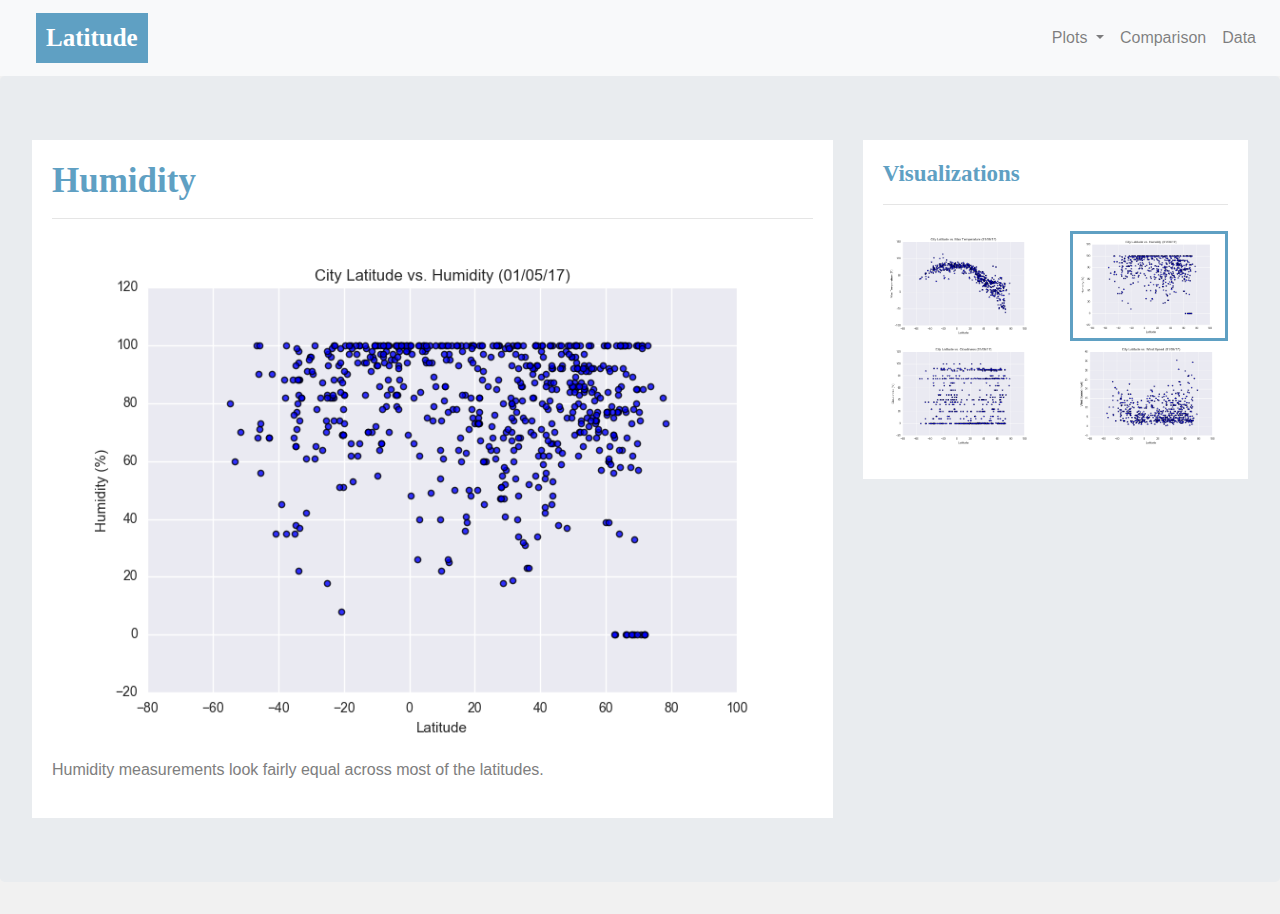
<file: humidity.html>
<!DOCTYPE html>
<html lang="en-us">

<head>
  <meta charset="UTF-8" name="viewport" content="width=device-width, initial-scale=1.0">
  <title>Humidity</title>
  <link rel="stylesheet" href="https://stackpath.bootstrapcdn.com/bootstrap/4.3.1/css/bootstrap.min.css" integrity="sha384-ggOyR0iXCbMQv3Xipma34MD+dH/1fQ784/j6cY/iJTQUOhcWr7x9JvoRxT2MZw1T" crossorigin="anonymous">
  <link rel="stylesheet" href="style.css">
</head>

<body>


<nav class="navbar navbar-expand-lg navbar-light bg-light">
    <a class="navbar-brand" href="index.html"><h3>Latitude</h3></a>
    <button class="navbar-toggler" type="button" data-toggle="collapse" data-target="#navbarSupportedContent" aria-controls="navbarSupportedContent" aria-expanded="false" aria-label="Toggle navigation">
      <span class="navbar-toggler-icon"></span>
    </button>

    <div class="collapse navbar-collapse" id="navbarSupportedContent">
        <ul class="navbar-nav ml-auto">
            <li class="nav-item dropdown">
            <a class="nav-link dropdown-toggle" href="#" id="navbarDropdown" role="button" data-toggle="dropdown" aria-haspopup="true" aria-expanded="false">
                Plots
            </a>
            <div class="dropdown-menu" aria-labelledby="navbarDropdown">
                <a class="dropdown-item" href="maxtemp.html">Latitude vs. Max Temperature</a>
                <a class="dropdown-item" href="humidity.html">Latitude vs. Humidity</a>
                <a class="dropdown-item" href="cloudiness.html">Latitude vs. Cloudiness</a>
                <a class="dropdown-item" href="windspeed.html">Latitude vs. Wind Speed</a>
            </div>
            </li>
            <li class="nav-item">
                <a class="nav-link" href="comparison.html">Comparison <span class="sr-only">(current)</span></a>
              </li>
              <li class="nav-item">
                <a class="nav-link" href="data.html">Data</a>
              </li>
        </ul>
    </div>
  </nav>


   <div class="jumbotron">   <div class="row">
       
        <div class="col-md-8">
            <div class="box">
                <h1>Humidity</h1>
            <hr>
                <a target="_blank" href="Resources/assets/images/Fig2.png">
                    <img class="img-fluid" src="Resources/assets/images/Fig2.png"  alt="City Latitude vs. Humidity">
                </a>
                <p>
                    Humidity measurements look fairly equal across most of the latitudes. 
                </p>
            </div>
        </div>

        <div class="col-md-4">
            <div class="box">
                <h2>Visualizations</h2>
                <hr>
                <div class="grid-container">
                    <div class="row">
                    <div class="col">
                        <a href="maxtemp.html">
                            <img class="img-fluid" src="Resources/assets/images/Fig1.png"  alt="City Latitude vs. Max Temperature">
                        </a>
                    </div>
                    <div class="col">
                        <a href="humidity.html">
                            <img class="img-fluid outline" src="Resources/assets/images/Fig2.png"  alt="City Latitude vs. Humidity">
                        </a>
                    </div>
                    <div class="w-100"></div>
                    <div class="col">
                        <a href="cloudiness.html">
                            <img class="img-fluid" src="Resources/assets/images/Fig3.png"  alt="City Latitude vs. Cloudiness">
                        </a>
                    </div>
                    <div class="col">
                        <a href="windspeed.html">
                            <img class="img-fluid" src="Resources/assets/images/Fig4.png"  alt="City Latitude vs. Wind Speed">
                        </a>
                    </div>
                    </div>
                </div>
            </div>
        </div>
    </div>
    
    
    <script src="https://code.jquery.com/jquery-3.3.1.slim.min.js" integrity="sha384-q8i/X+965DzO0rT7abK41JStQIAqVgRVzpbzo5smXKp4YfRvH+8abtTE1Pi6jizo" crossorigin="anonymous"></script>
    <script src="https://cdnjs.cloudflare.com/ajax/libs/popper.js/1.14.7/umd/popper.min.js" integrity="sha384-UO2eT0CpHqdSJQ6hJty5KVphtPhzWj9WO1clHTMGa3JDZwrnQq4sF86dIHNDz0W1" crossorigin="anonymous"></script>
    <script src="https://stackpath.bootstrapcdn.com/bootstrap/4.3.1/js/bootstrap.min.js" integrity="sha384-JjSmVgyd0p3pXB1rRibZUAYoIIy6OrQ6VrjIEaFf/nJGzIxFDsf4x0xIM+B07jRM" crossorigin="anonymous"></script>
  </body>
  
  </html>
</file>
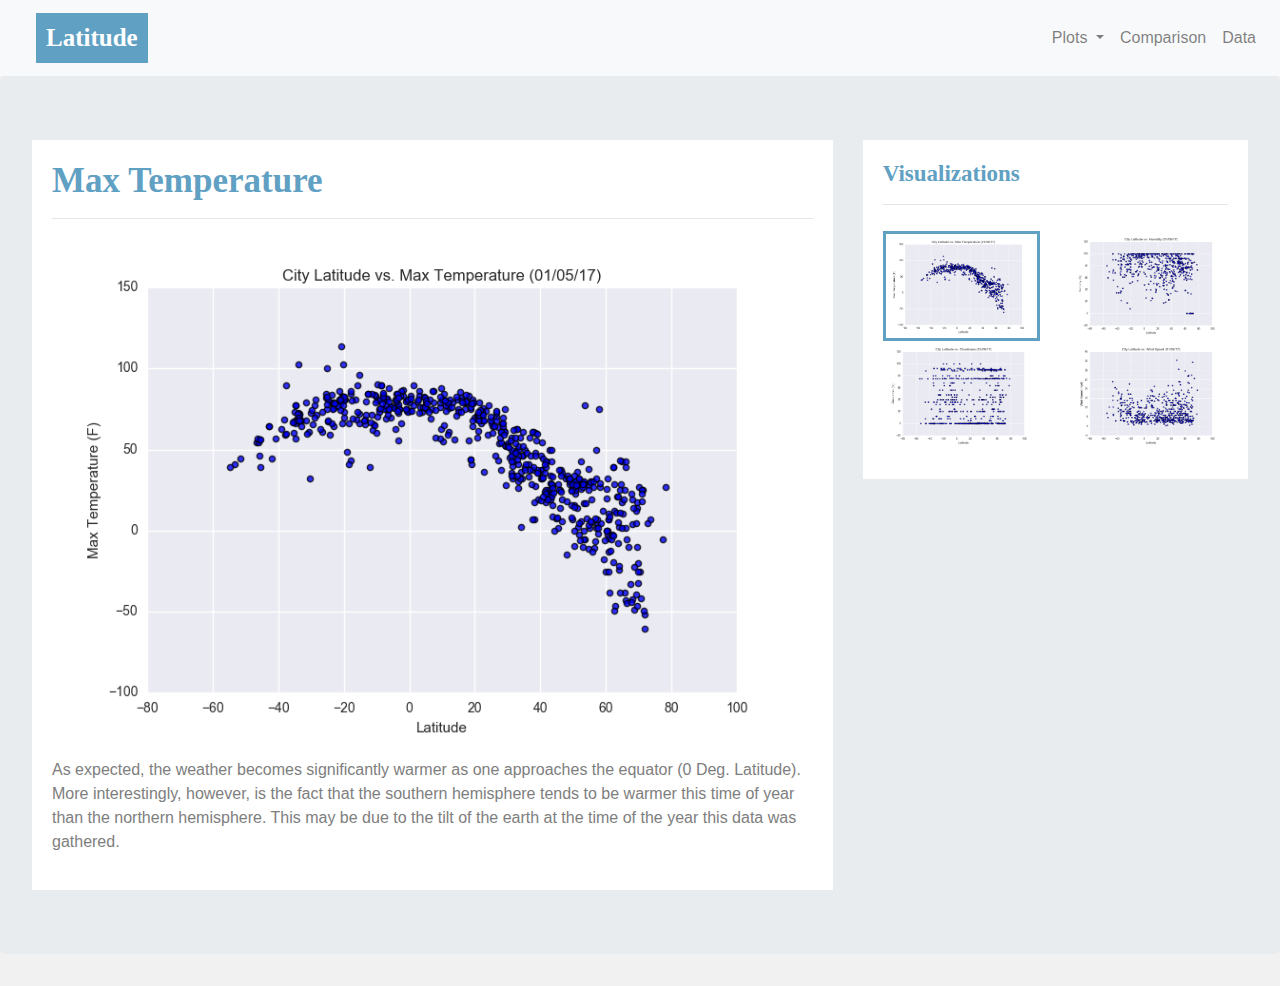
<file: maxtemp.html>
<!DOCTYPE html>
<html lang="en-us">

<head>

  <meta charset="UTF-8" name="viewport" content="width=device-width, initial-scale=1.0">
  <title>Max Temperature</title>

  <link rel="stylesheet" href="https://stackpath.bootstrapcdn.com/bootstrap/4.3.1/css/bootstrap.min.css" integrity="sha384-ggOyR0iXCbMQv3Xipma34MD+dH/1fQ784/j6cY/iJTQUOhcWr7x9JvoRxT2MZw1T" crossorigin="anonymous">

  <link rel="stylesheet" href="style.css">
</head>

<body>


<nav class="navbar navbar-expand-lg navbar-light bg-light">
    <a class="navbar-brand" href="index.html"><h3>Latitude</h3></a>
    <button class="navbar-toggler" type="button" data-toggle="collapse" data-target="#navbarSupportedContent" aria-controls="navbarSupportedContent" aria-expanded="false" aria-label="Toggle navigation">
      <span class="navbar-toggler-icon"></span>
    </button>

    <div class="collapse navbar-collapse" id="navbarSupportedContent">
        <ul class="navbar-nav ml-auto">
            <li class="nav-item dropdown">
            <a class="nav-link dropdown-toggle" href="#" id="navbarDropdown" role="button" data-toggle="dropdown" aria-haspopup="true" aria-expanded="false">
                Plots
            </a>
            <div class="dropdown-menu" aria-labelledby="navbarDropdown">
                <a class="dropdown-item" href="maxtemp.html">Latitude vs. Max Temperature</a>
                <a class="dropdown-item" href="humidity.html">Latitude vs. Humidity</a>
                <a class="dropdown-item" href="cloudiness.html">Latitude vs. Cloudiness</a>
                <a class="dropdown-item" href="windspeed.html">Latitude vs. Wind Speed</a>
            </div>
            </li>
            <li class="nav-item">
                <a class="nav-link" href="comparison.html">Comparison <span class="sr-only">(current)</span></a>
              </li>
              <li class="nav-item">
                <a class="nav-link" href="data.html">Data</a>
              </li>
        </ul>
    </div>
  </nav>


   <div class="jumbotron">   <div class="row">
       
        <div class="col-md-8">
            <div class="box">
                <h1>Max Temperature</h1>
            <hr>
                <a target="_blank" href="Resources/assets/images/Fig1.png">
                    <img class="img-fluid" src="Resources/assets/images/Fig1.png"  alt="City Latitude vs. Max Temperature">
                </a>
                <p>
                    As expected, the weather becomes significantly warmer as one approaches the equator (0 Deg. Latitude). More interestingly, however, is the fact that the southern hemisphere tends to be warmer this time of year than the northern hemisphere. This may be due to the tilt of the earth at the time of the year this data was gathered.
                </p>
            </div>
        </div>

        <div class="col-md-4">
            <div class="box">
                <h2>Visualizations</h2>
                <hr>
                <div class="grid-container">
                    <div class="row">
                    <div class="col">
                        <a href="maxtemp.html">
                            <img class="img-fluid outline" src="Resources/assets/images/Fig1.png"  alt="City Latitude vs. Max Temperature">
                        </a>
                    </div>
                    <div class="col">
                        <a href="humidity.html">
                            <img class="img-fluid" src="Resources/assets/images/Fig2.png"  alt="City Latitude vs. Humidity">
                        </a>
                    </div>
                    <div class="w-100"></div>
                    <div class="col">
                        <a href="cloudiness.html">
                            <img class="img-fluid" src="Resources/assets/images/Fig3.png"  alt="City Latitude vs. Cloudiness">
                        </a>
                    </div>
                    <div class="col">
                        <a href="windspeed.html">
                            <img class="img-fluid" src="Resources/assets/images/Fig4.png"  alt="City Latitude vs. Wind Speed">
                        </a>
                    </div>
                    </div>
                </div>
            </div>
        </div>
    </div>
    
    <script src="https://code.jquery.com/jquery-3.3.1.slim.min.js" integrity="sha384-q8i/X+965DzO0rT7abK41JStQIAqVgRVzpbzo5smXKp4YfRvH+8abtTE1Pi6jizo" crossorigin="anonymous"></script>
    <script src="https://cdnjs.cloudflare.com/ajax/libs/popper.js/1.14.7/umd/popper.min.js" integrity="sha384-UO2eT0CpHqdSJQ6hJty5KVphtPhzWj9WO1clHTMGa3JDZwrnQq4sF86dIHNDz0W1" crossorigin="anonymous"></script>
    <script src="https://stackpath.bootstrapcdn.com/bootstrap/4.3.1/js/bootstrap.min.js" integrity="sha384-JjSmVgyd0p3pXB1rRibZUAYoIIy6OrQ6VrjIEaFf/nJGzIxFDsf4x0xIM+B07jRM" crossorigin="anonymous"></script>
  </body>
  
  </html>
</file>
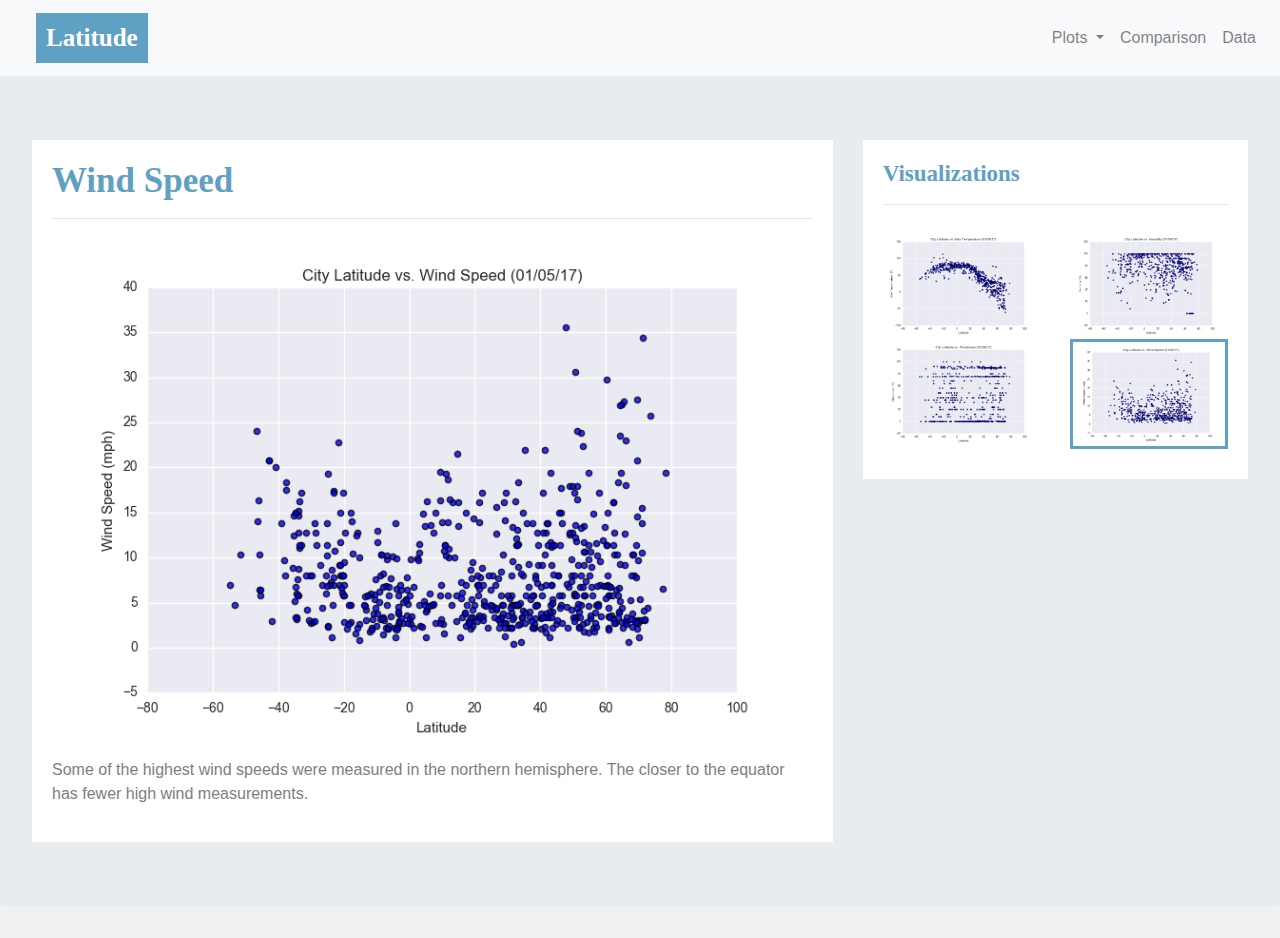
<file: windspeed.html>
<!DOCTYPE html>
<html lang="en-us">

<head>
  <meta charset="UTF-8" name="viewport" content="width=device-width, initial-scale=1.0">
  <title>Wind Speed</title>
  <link rel="stylesheet" href="https://stackpath.bootstrapcdn.com/bootstrap/4.3.1/css/bootstrap.min.css" integrity="sha384-ggOyR0iXCbMQv3Xipma34MD+dH/1fQ784/j6cY/iJTQUOhcWr7x9JvoRxT2MZw1T" crossorigin="anonymous">
  <link rel="stylesheet" href="style.css">
</head>

<body>


<nav class="navbar navbar-expand-lg navbar-light bg-light">
    <a class="navbar-brand" href="index.html"><h3>Latitude</h3></a>
    <button class="navbar-toggler" type="button" data-toggle="collapse" data-target="#navbarSupportedContent" aria-controls="navbarSupportedContent" aria-expanded="false" aria-label="Toggle navigation">
      <span class="navbar-toggler-icon"></span>
    </button>

    <div class="collapse navbar-collapse" id="navbarSupportedContent">
        <ul class="navbar-nav ml-auto">
            <li class="nav-item dropdown">
            <a class="nav-link dropdown-toggle" href="#" id="navbarDropdown" role="button" data-toggle="dropdown" aria-haspopup="true" aria-expanded="false">
                Plots
            </a>
            <div class="dropdown-menu" aria-labelledby="navbarDropdown">
                <a class="dropdown-item" href="maxtemp.html">Latitude vs. Max Temperature</a>
                <a class="dropdown-item" href="humidity.html">Latitude vs. Humidity</a>
                <a class="dropdown-item" href="cloudiness.html">Latitude vs. Cloudiness</a>
                <a class="dropdown-item" href="windspeed.html">Latitude vs. Wind Speed</a>
            </div>
            </li>
            <li class="nav-item">
                <a class="nav-link" href="comparison.html">Comparison <span class="sr-only">(current)</span></a>
              </li>
              <li class="nav-item">
                <a class="nav-link" href="data.html">Data</a>
              </li>
        </ul>
    </div>
  </nav>

 
   <div class="jumbotron">   <div class="row">
       

        <div class="col-md-8">
            <div class="box">
                <h1>Wind Speed</h1>
            <hr>
                <a target="_blank" href="Resources/assets/images/Fig4.png">
                    <img class="img-fluid" src="Resources/assets/images/Fig4.png"  alt="City Latitude vs. Wind Speed">
                </a>
                <p>
                 Some of the highest wind speeds were measured in the northern hemisphere. The closer to the equator has fewer high wind measurements. 
                </p>
            </div>
        </div>

        <div class="col-md-4">
            <div class="box">
                <h2>Visualizations</h2>
                <hr>
                <div class="grid-container">
                    <div class="row">
                    <div class="col">
                        <a href="maxtemp.html">
                            <img class="img-fluid" src="Resources/assets/images/Fig1.png"  alt="City Latitude vs. Max Temperature">
                        </a>
                    </div>
                    <div class="col">
                        <a href="humidity.html">
                            <img class="img-fluid" src="Resources/assets/images/Fig2.png"  alt="City Latitude vs. Humidity">
                        </a>
                    </div>
                    <div class="w-100"></div>
                    <div class="col">
                        <a href="cloudiness.html">
                            <img class="img-fluid" src="Resources/assets/images/Fig3.png"  alt="City Latitude vs. Cloudiness">
                        </a>
                    </div>
                    <div class="col">
                        <a href="windspeed.html">
                            <img class="img-fluid outline" src="Resources/assets/images/Fig4.png"  alt="City Latitude vs. Wind Speed">
                        </a>
                    </div>
                    </div>
                </div>
            </div>
        </div>
    </div>
    
    
    <script src="https://code.jquery.com/jquery-3.3.1.slim.min.js" integrity="sha384-q8i/X+965DzO0rT7abK41JStQIAqVgRVzpbzo5smXKp4YfRvH+8abtTE1Pi6jizo" crossorigin="anonymous"></script>
    <script src="https://cdnjs.cloudflare.com/ajax/libs/popper.js/1.14.7/umd/popper.min.js" integrity="sha384-UO2eT0CpHqdSJQ6hJty5KVphtPhzWj9WO1clHTMGa3JDZwrnQq4sF86dIHNDz0W1" crossorigin="anonymous"></script>
    <script src="https://stackpath.bootstrapcdn.com/bootstrap/4.3.1/js/bootstrap.min.js" integrity="sha384-JjSmVgyd0p3pXB1rRibZUAYoIIy6OrQ6VrjIEaFf/nJGzIxFDsf4x0xIM+B07jRM" crossorigin="anonymous"></script>
  </body>
  
  </html>
</file>
<file: style.css>
.box {
    padding: 20px;
    background: #fff;
}

.grid-container {
    display: grid;
    grid-gap: 10px;
    padding: 10px 0;
    justify-content: space-evenly;
}

.outline {
    border: 3px solid #5fa0c3
}

.margins {
  margin-left: 100px;
  margin-right: 100px;
}

body {
    background: #f1f1f1;
}

/* tr:hover {
    background-color: #cecece;
} */


h1 {
    font-size: 35px;
    color: #5fa0c3;
    font-family: Georgia, 'Times New Roman', Times, serif;
    font-weight: bold;
}
  
h2 {
    font-size: 23px;
    color: #5fa0c3;
    font-family: Georgia, 'Times New Roman', Times, serif;
    font-weight: bold;

}

h3 {
    font-size: 25px;
    color: rgb(255, 255, 255);
    background-color: #5fa0c3;
    font-family: 'Lucida Sans Unicode'; 
    font-weight: bold;
    padding: 10px;
    margin-left: 20px;
    margin-bottom: 0;
}

h4 {
    font-size: 18px;
    color:#5fa0c3;
    font-family: Georgia, 'Times New Roman', Times, serif;
    font-weight: bold;
    text-align: center;
    
}

p {
      font-size: 16px;
      color: #7e7e7e
}


th {
  text-align: left;
}



@media (max-width: 880px) {
  .margins {
    margin-left: 0px;
    margin-right: 0px;
    }
  .nav_color {
    background-color: #5fa0c3;
    }
  }
</file>
